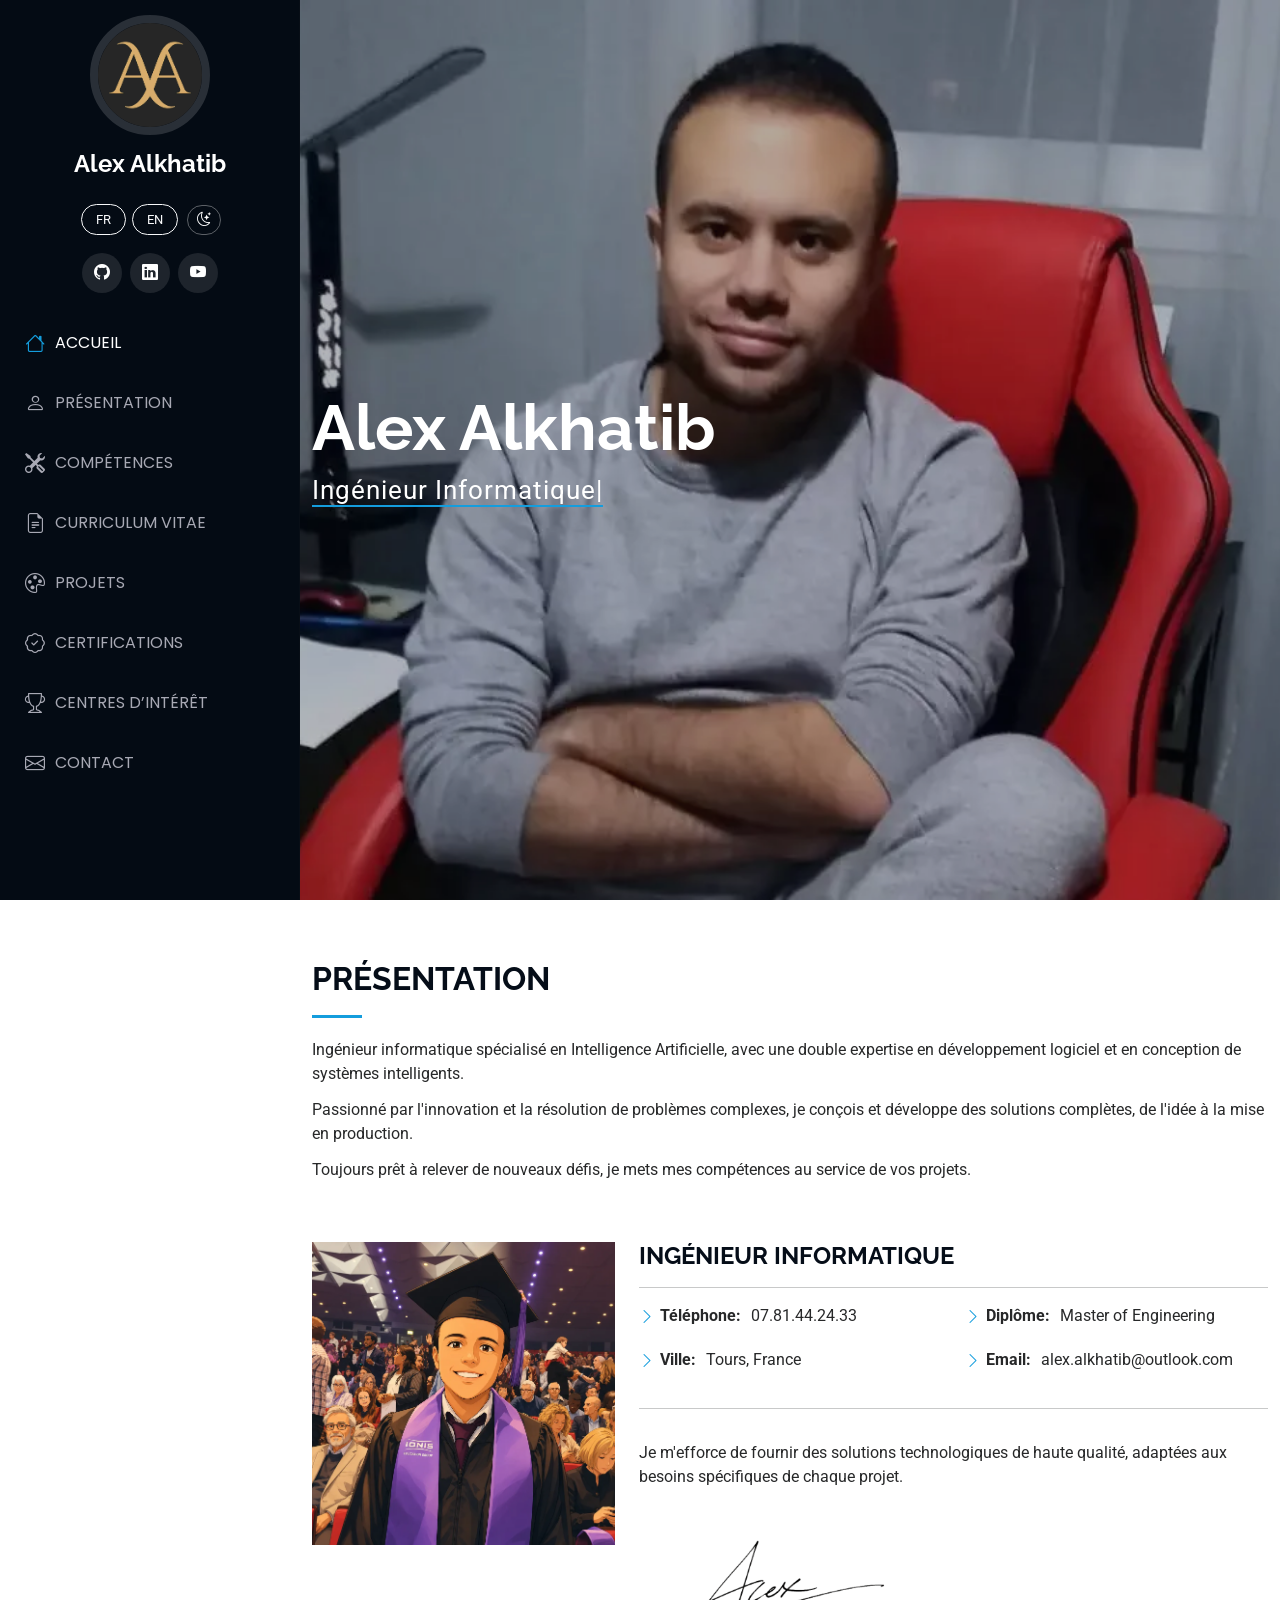
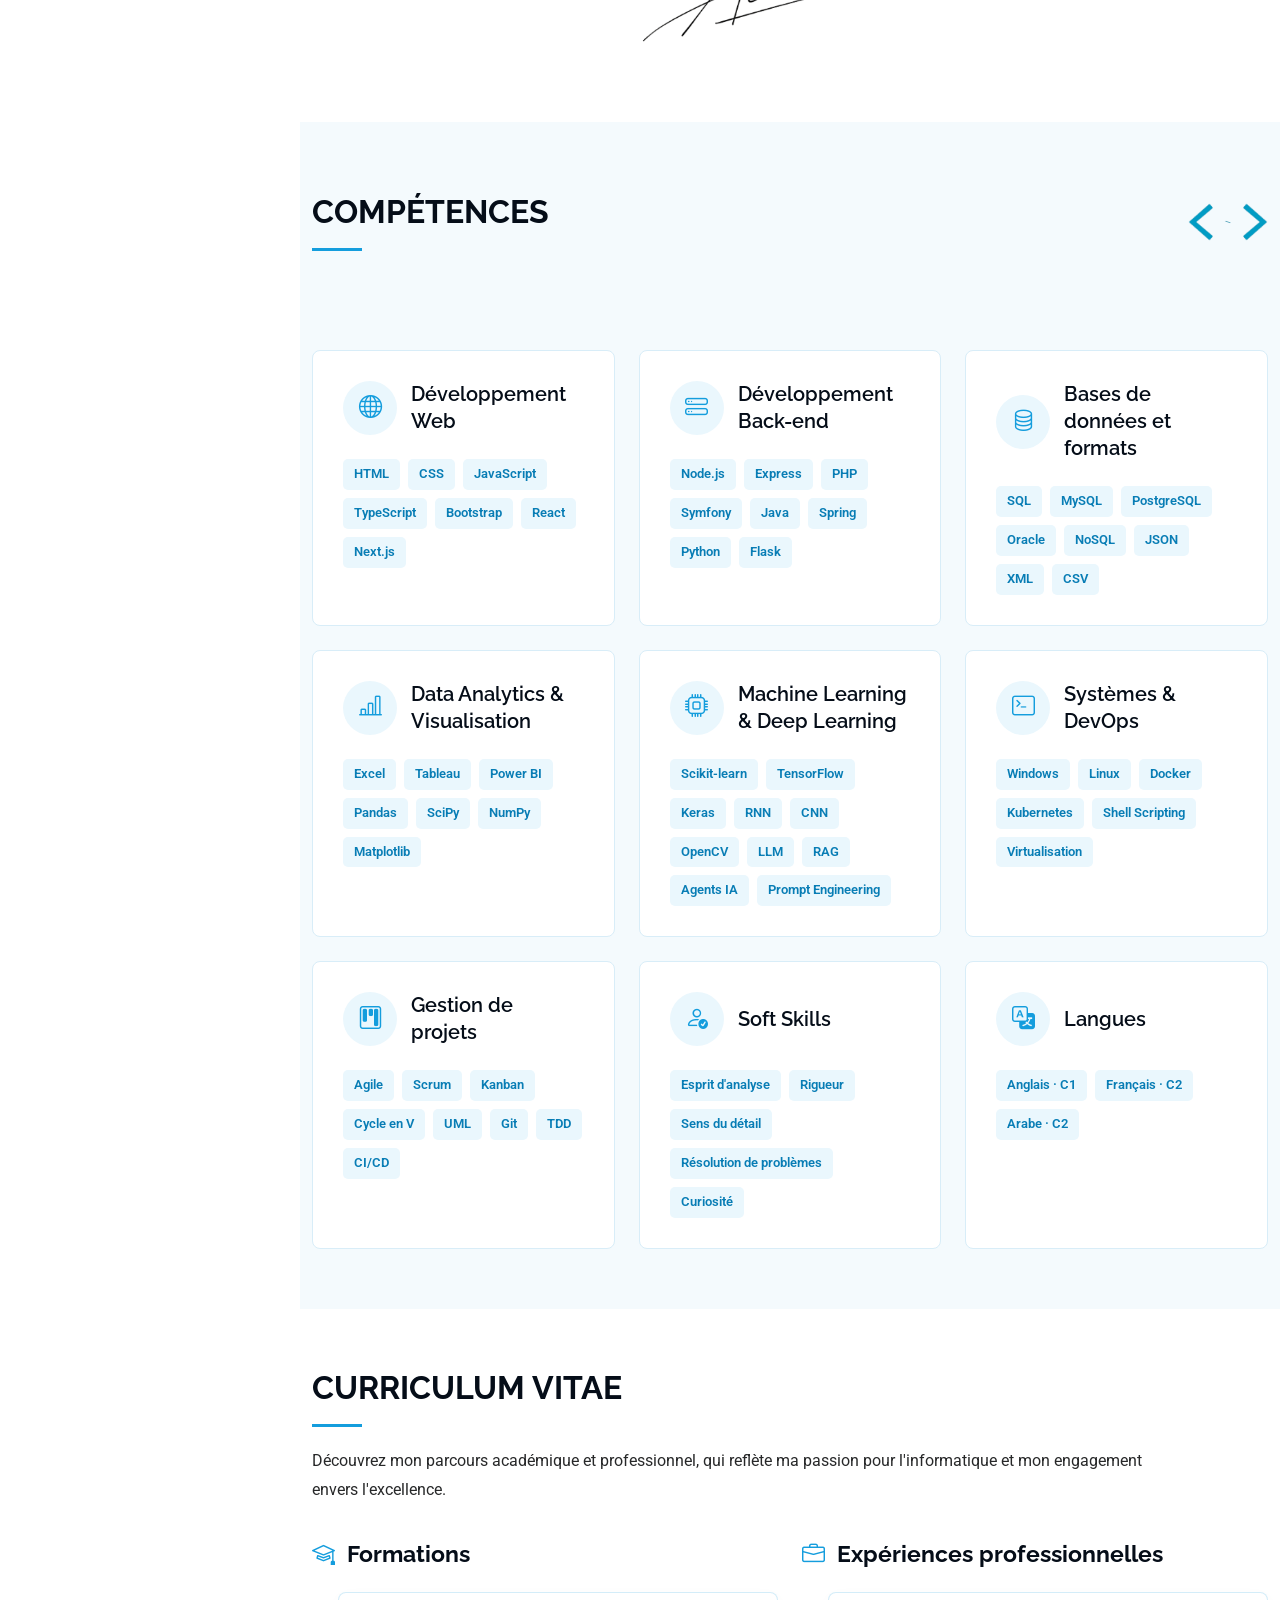
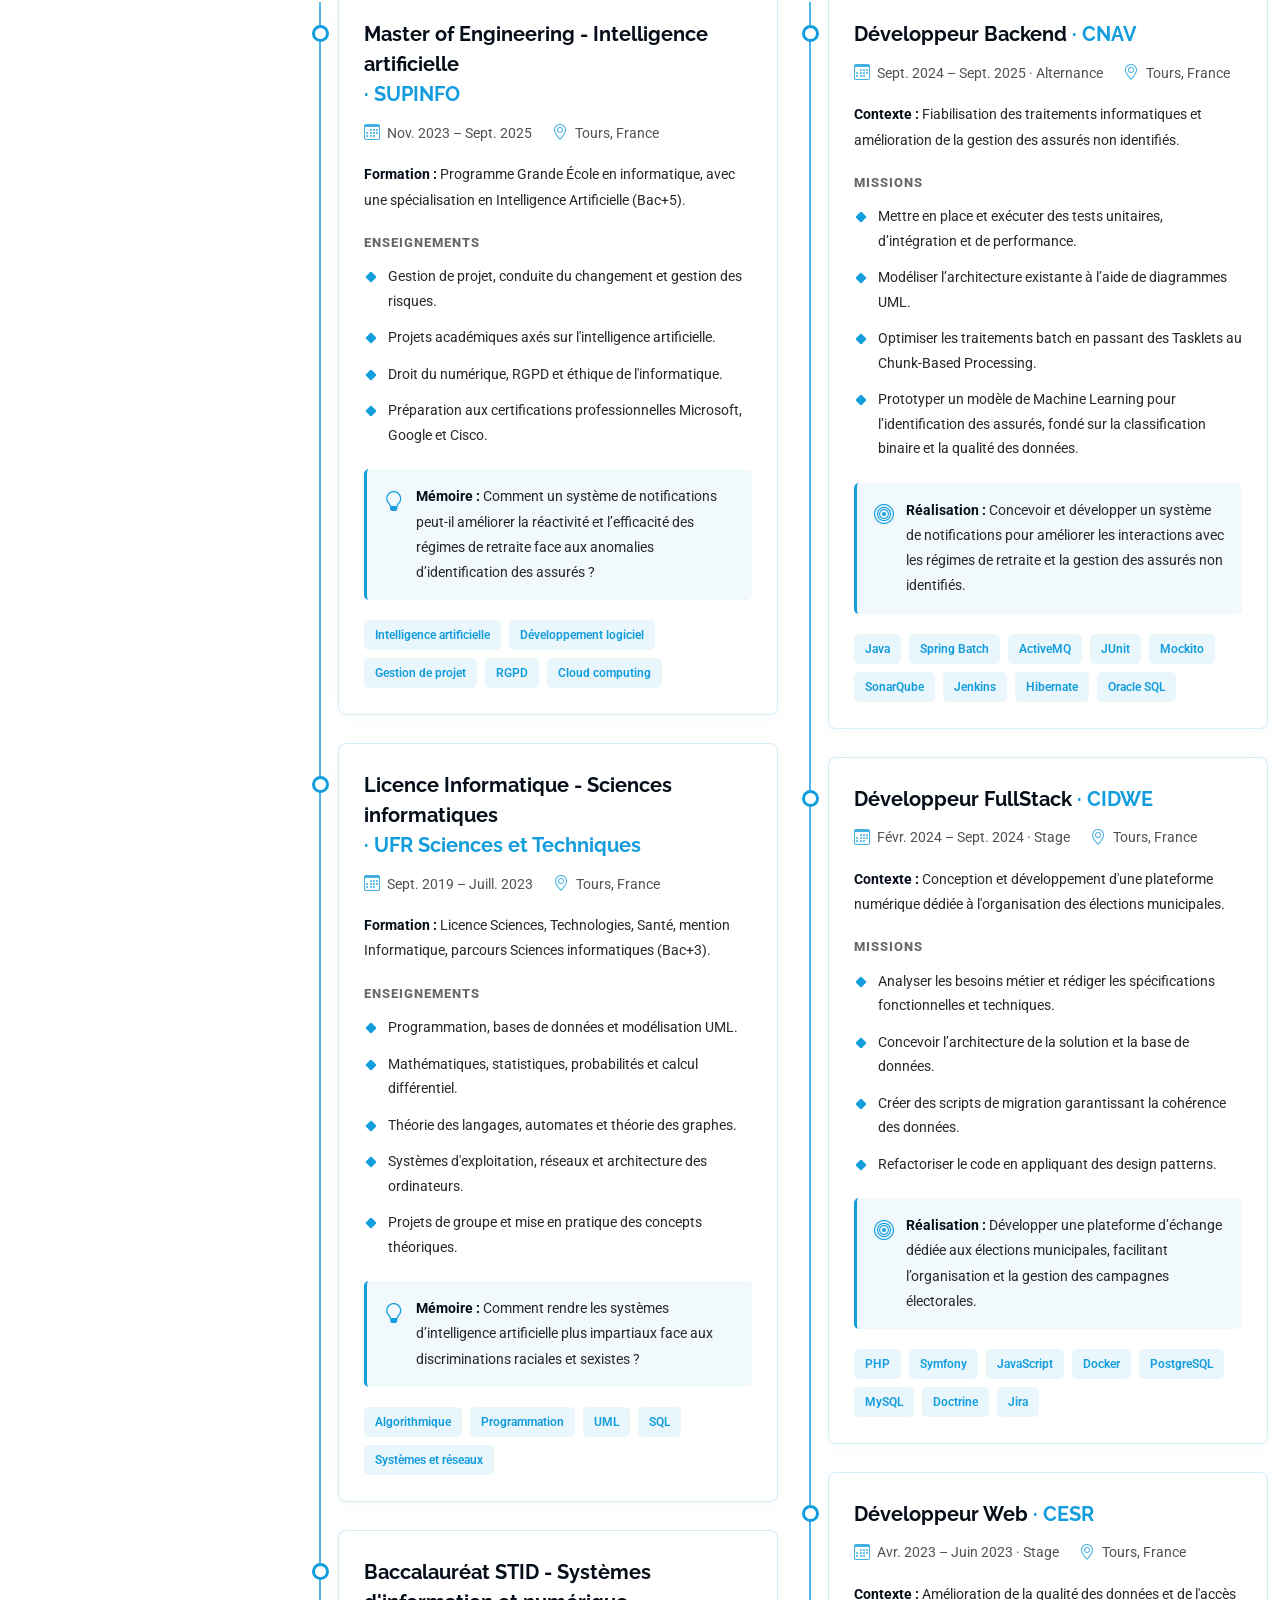
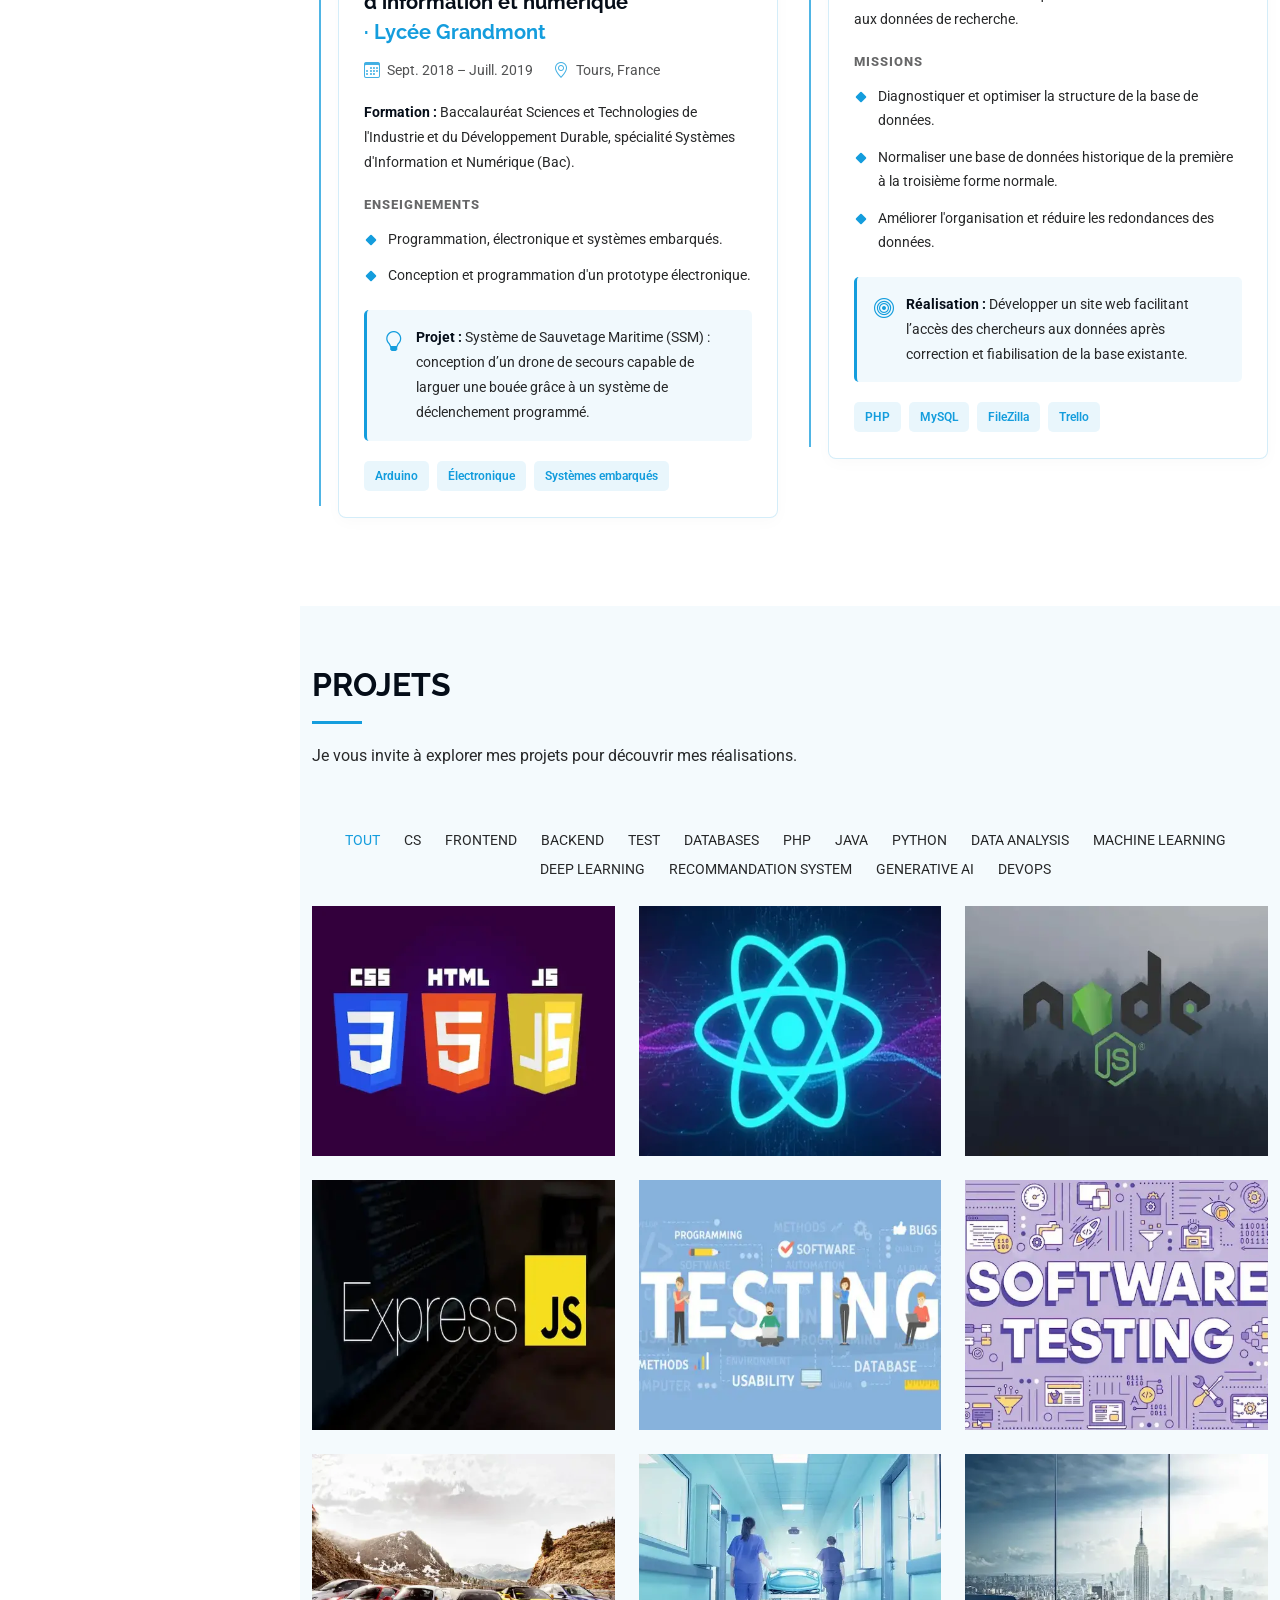
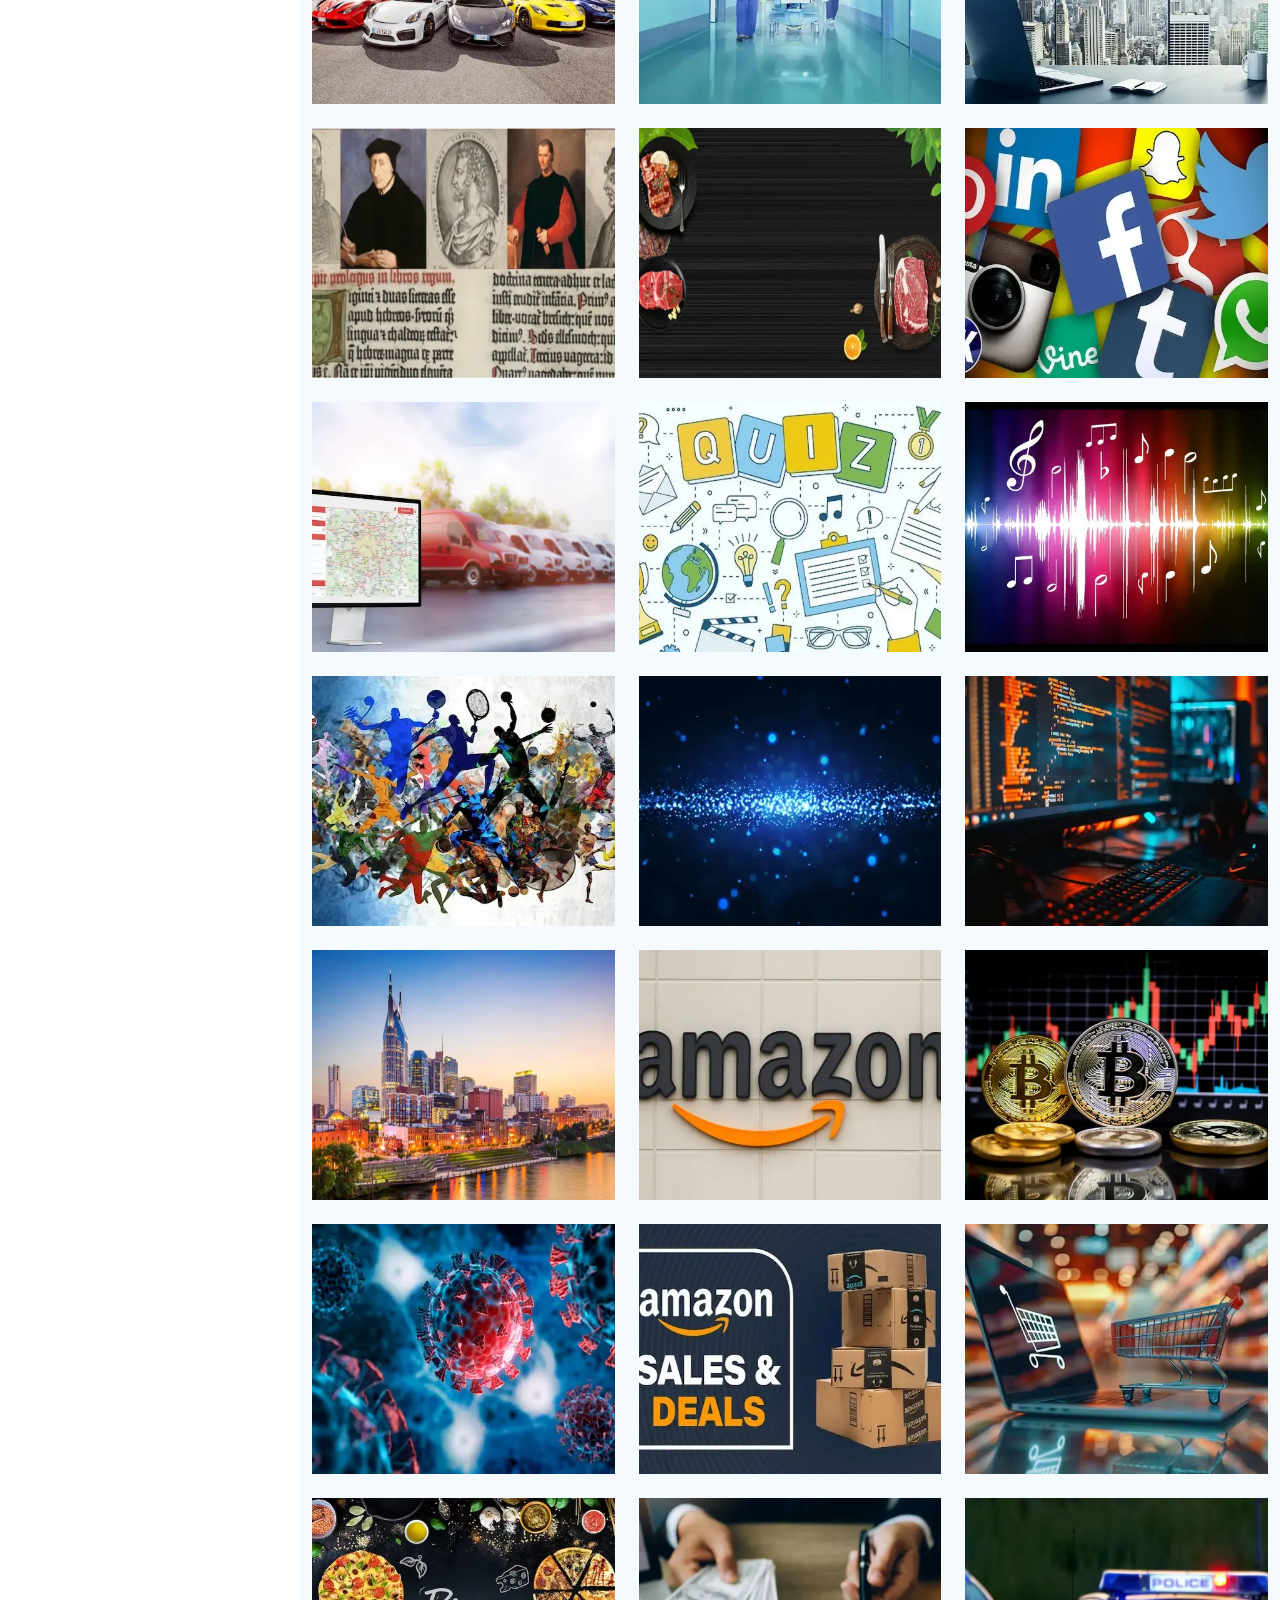
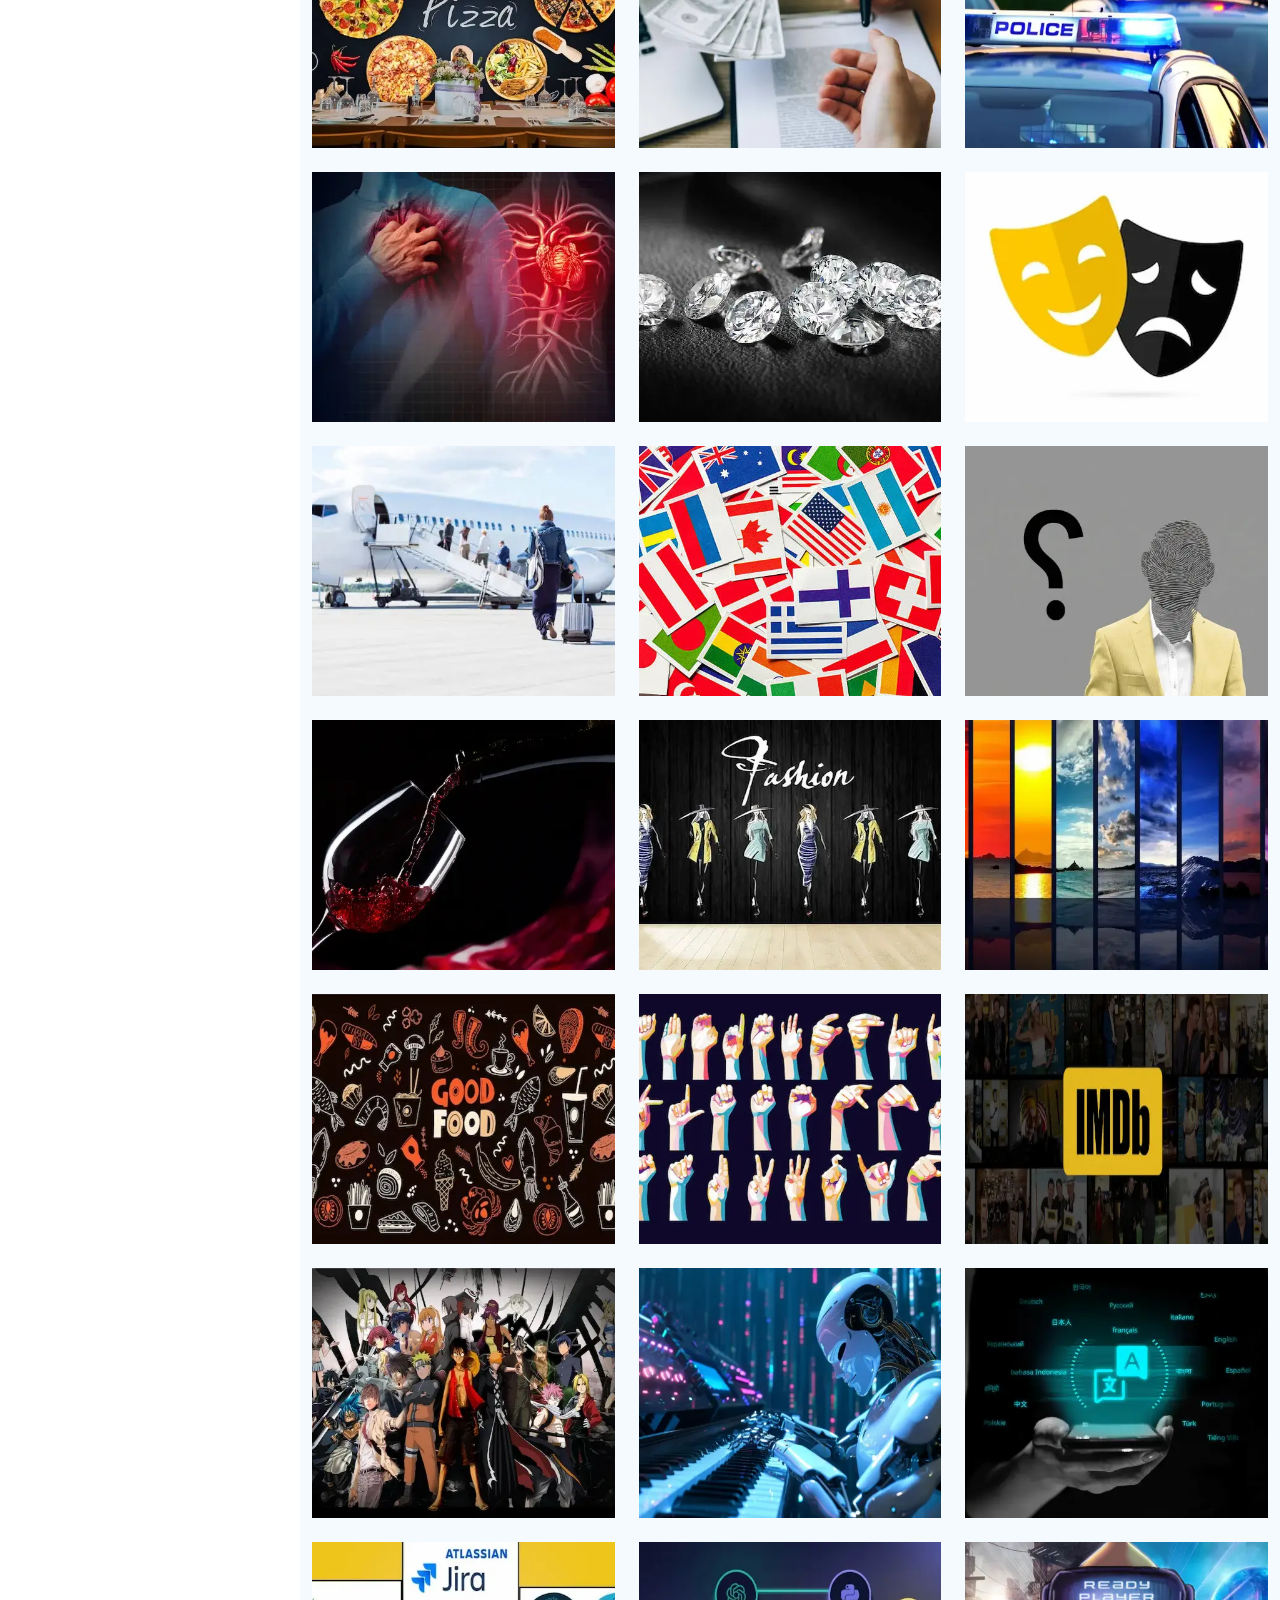
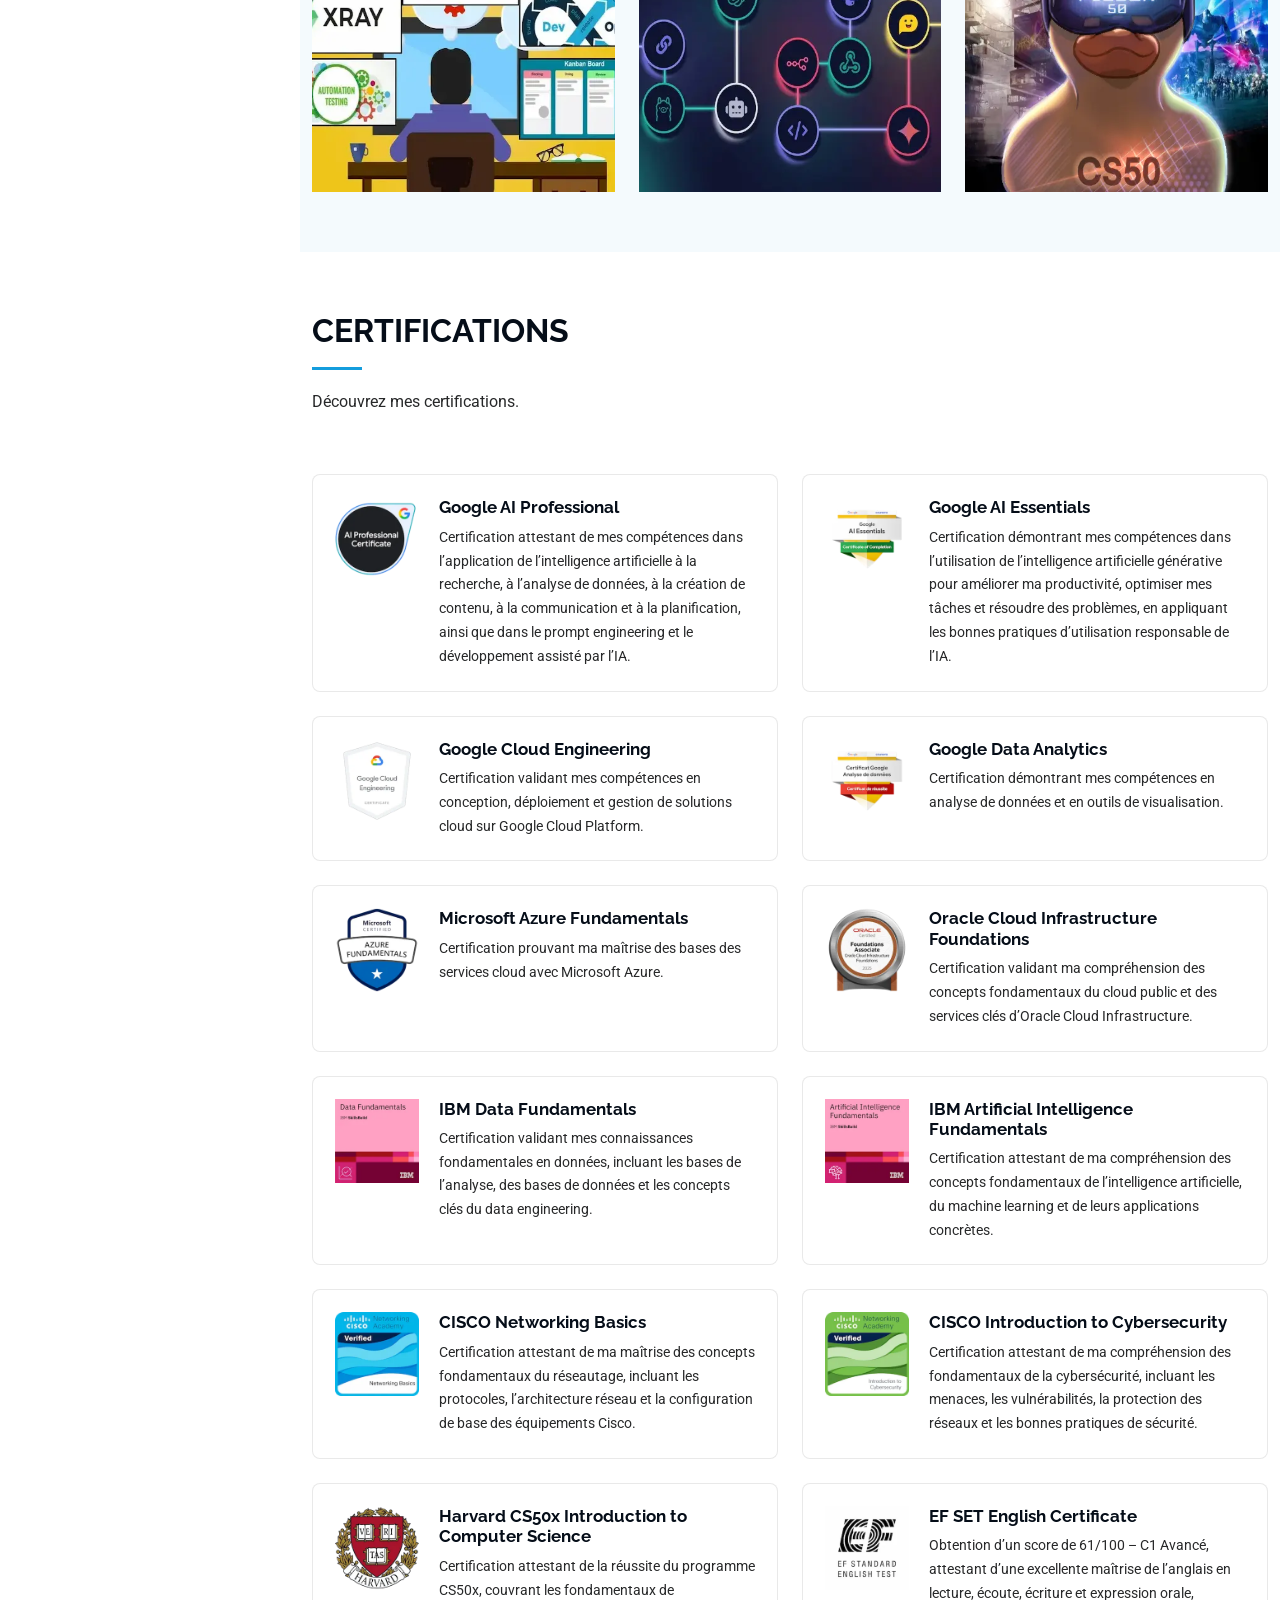
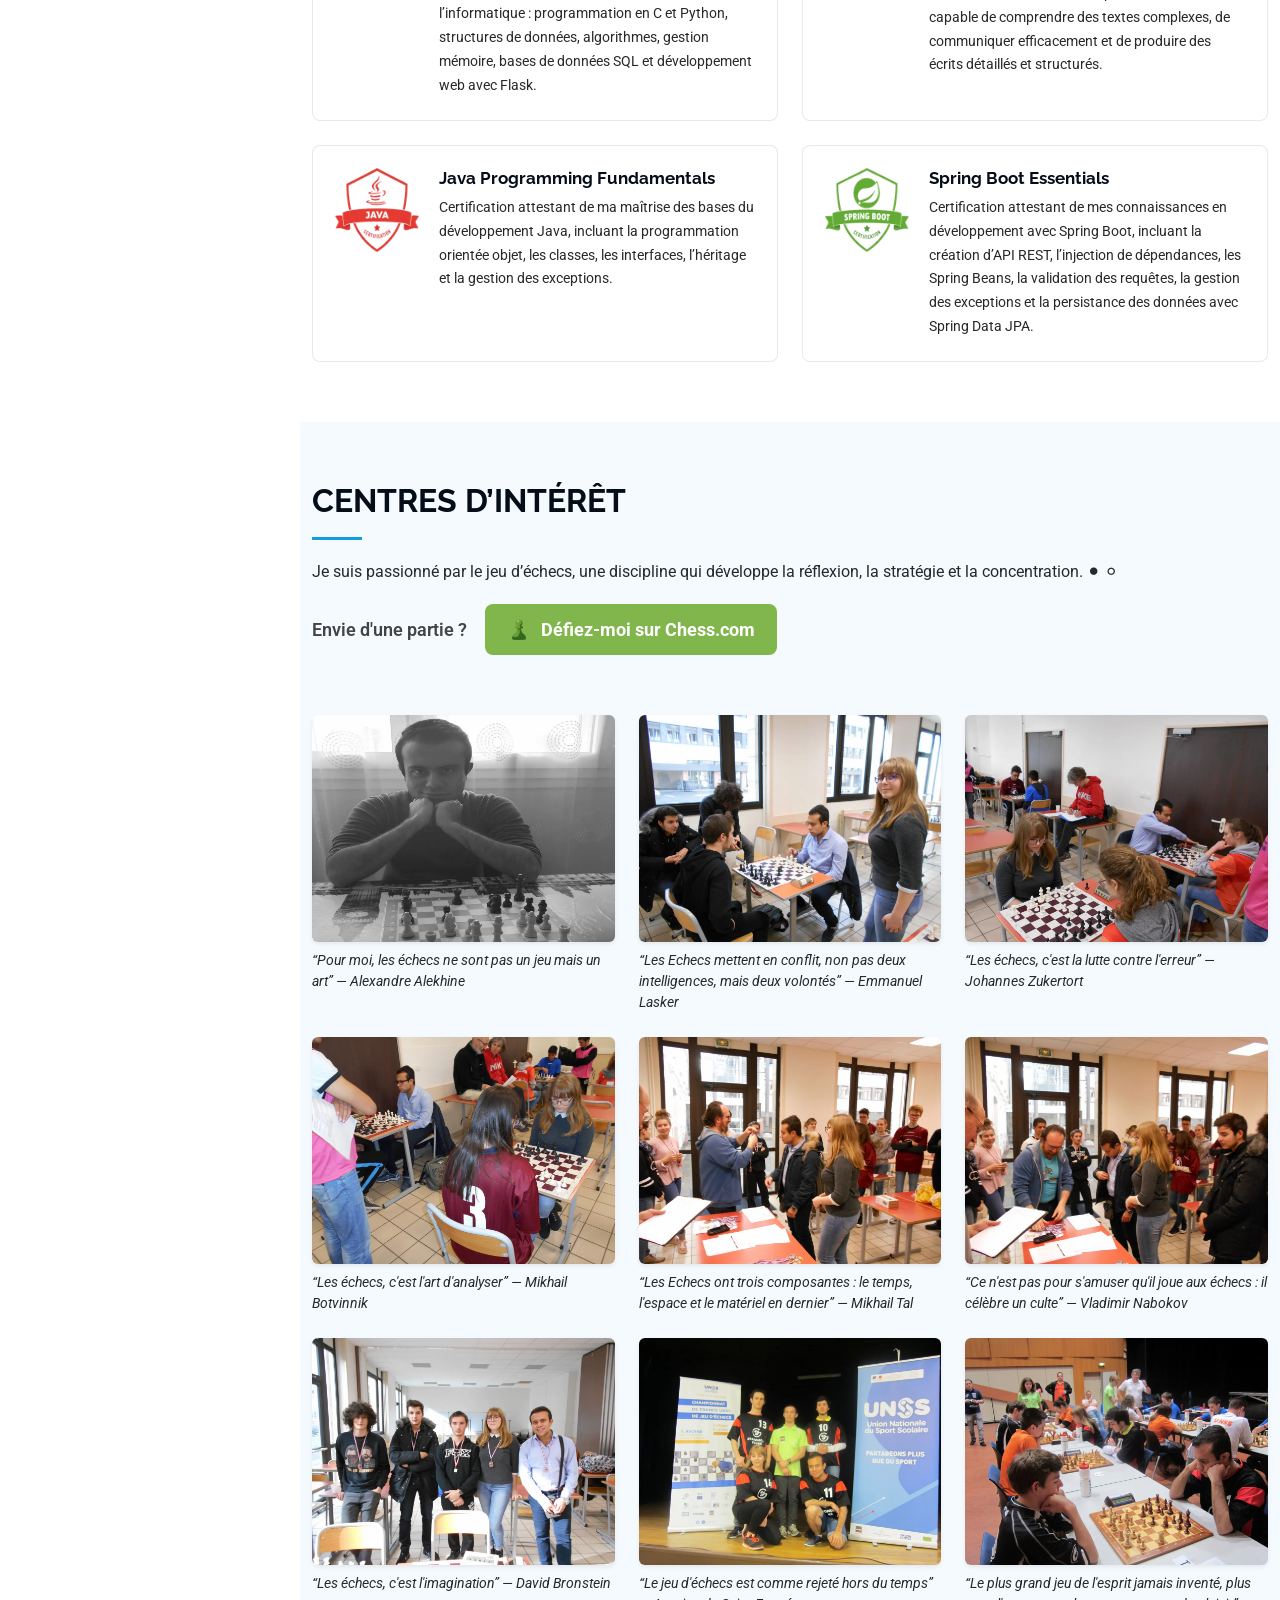
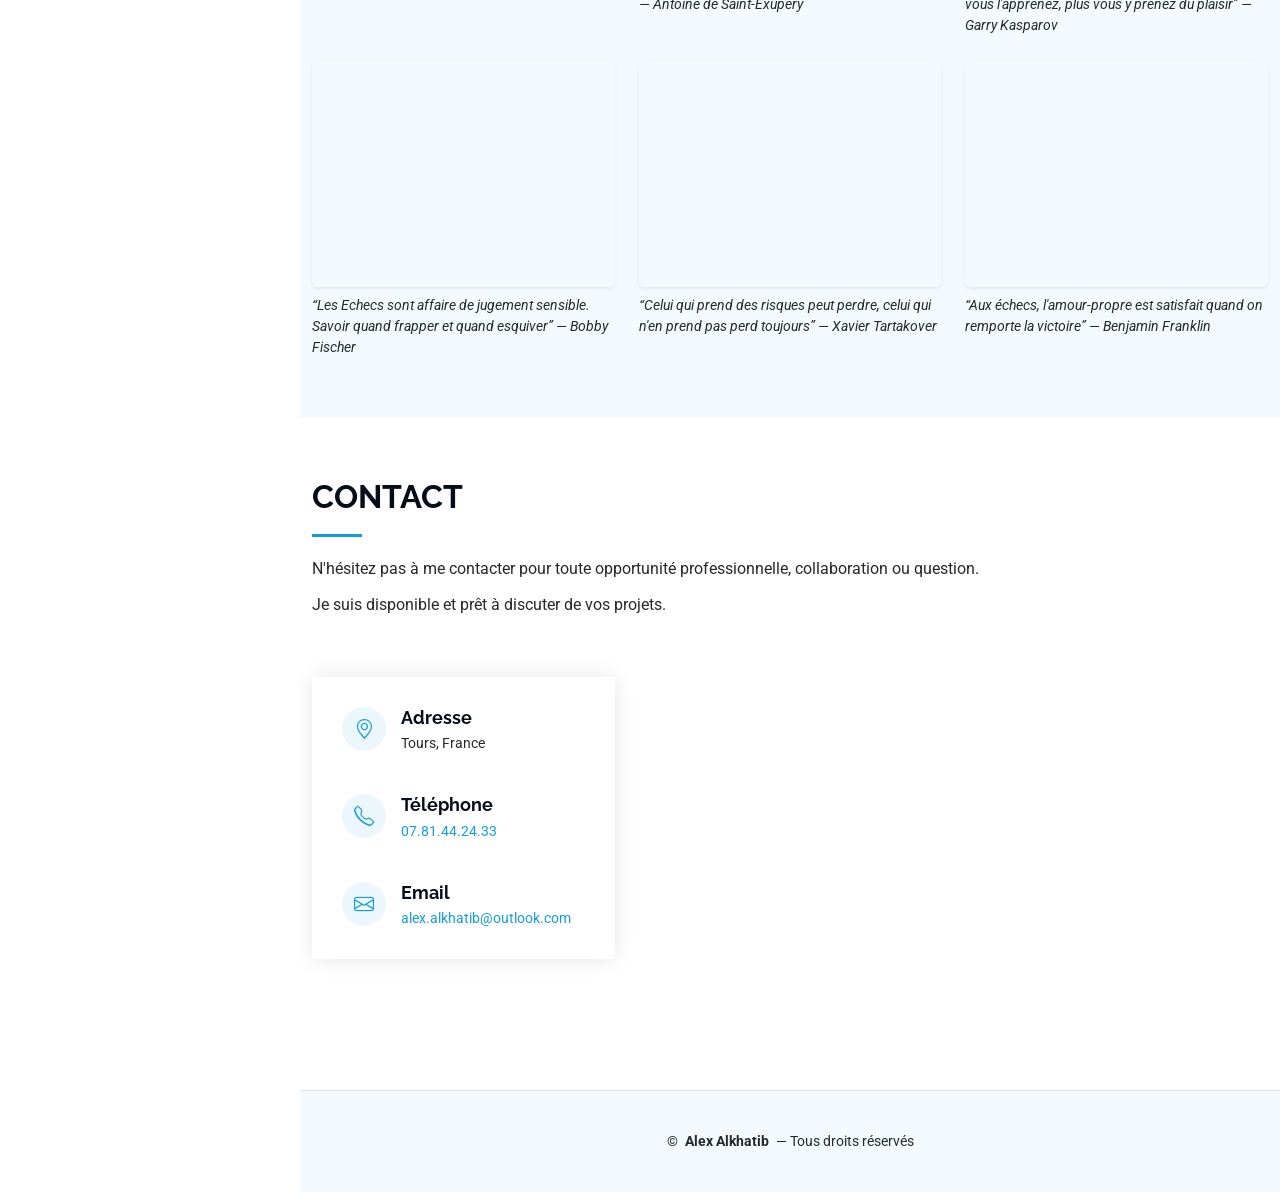
<file: index.html>
<!DOCTYPE html>
<html lang="fr" data-theme="light">
<head>
  <meta charset="utf-8">
  <meta content="width=device-width, initial-scale=1.0" name="viewport">
  <meta name="color-scheme" content="light dark">
  <title>Alex Alkhatib • Portfolio</title>
  <meta content="Portfolio d'Alex Alkhatib, ingénieur informatique spécialisé en intelligence artificielle : compétences, projets, certifications et parcours professionnel." name="description">
  <meta content="Alex Alkhatib, ingénieur informatique, intelligence artificielle, machine learning, développeur fullstack, Java, Python, React, portfolio" name="keywords">
  <!-- Favicons -->
  <link href="assets/img/favicon.png" rel="icon">
  <link href="assets/img/apple-touch-icon.png" rel="apple-touch-icon">
  <!-- Fonts -->
  <link href="https://fonts.googleapis.com" rel="preconnect">
  <link href="https://fonts.gstatic.com" rel="preconnect" crossorigin>
  <link href="https://fonts.googleapis.com/css2?family=Roboto:ital,wght@0,100;0,300;0,400;0,500;0,700;0,900;1,100;1,300;1,400;1,500;1,700;1,900&family=Poppins:ital,wght@0,100;0,200;0,300;0,400;0,500;0,600;0,700;0,800;0,900;1,100;1,200;1,300;1,400;1,500;1,600;1,700;1,800;1,900&family=Raleway:ital,wght@0,100;0,200;0,300;0,400;0,500;0,600;0,700;0,800;0,900;1,100;1,200;1,300;1,400;1,500;1,600;1,700;1,800;1,900&display=swap" rel="stylesheet">
  <!-- Vendor CSS Files -->
  <link href="assets/vendor/bootstrap/css/bootstrap.min.css" rel="stylesheet">
  <link href="assets/vendor/bootstrap-icons/bootstrap-icons.css" rel="stylesheet">
  <link href="assets/vendor/aos/aos.css" rel="stylesheet">
  <!-- Main CSS File -->
  <link href="assets/css/main.css" rel="stylesheet">
  <!-- Theme: applied before painting to avoid a light flash -->
  <script src="assets/js/theme.js"></script>
  <noscript>
    <style>#preloader { display: none; }</style>
  </noscript>
</head>
<body class="index-page">
  <header id="header" class="header dark-background d-flex flex-column">
    <button type="button" class="header-toggle d-xl-none" aria-controls="header" aria-expanded="false" aria-label="Ouvrir le menu de navigation">
      <i class="bi bi-list" aria-hidden="true"></i>
    </button>
    <div class="profile-img">
      <img src="assets/img/pictures/profile-picture.webp" alt="Alex Alkhatib" class="img-fluid rounded-circle">
    </div>
    <a href="index.html" class="logo d-flex align-items-center justify-content-center">
      <h1 class="sitename">Alex Alkhatib</h1>
    </a>
    <!-- Language switch + theme toggle -->
    <div class="header-toolbar">
      <div class="language-switch">
        <a href="index.html" class="btn btn-sm btn-outline-light" aria-current="page">FR</a>
        <a href="en.index.html" class="btn btn-sm btn-outline-light">EN</a>
      </div>
      <button type="button" id="theme-toggle" class="theme-toggle" aria-pressed="false" aria-label="Activer le mode sombre" title="Activer le mode sombre">
        <i class="bi bi-moon-stars" aria-hidden="true"></i>
      </button>
    </div>
    <div class="social-links text-center">
      <a href="https://github.com/AlexAlkhatib" target="_blank" rel="noopener noreferrer" class="github" aria-label="GitHub"><i class="bi bi-github"></i></a>
      <a href="https://www.linkedin.com/in/alex-alkhatib-info/" target="_blank" rel="noopener noreferrer" class="linkedin" aria-label="LinkedIn"><i class="bi bi-linkedin"></i></a>
      <a href="https://www.youtube.com/@alexalkhatib" target="_blank" rel="noopener noreferrer" class="youtube" aria-label="YouTube"><i class="bi bi-youtube"></i></a>
    </div>
    <nav id="navmenu" class="navmenu">
      <ul>
        <li><a href="#hero" class="active"><i class="bi bi-house navicon"></i>ACCUEIL</a></li>
        <li><a href="#about"><i class="bi bi-person navicon"></i>PRÉSENTATION</a></li>
        <li><a href="#skills"><i class="bi bi-tools navicon"></i>COMPÉTENCES</a></li>
        <li><a href="#resume"><i class="bi bi-file-earmark-text navicon"></i>CURRICULUM VITAE</a></li>
        <li><a href="#portfolio"><i class="bi bi-palette navicon"></i>PROJETS</a></li>
        <li><a href="#certifications"><i class="bi bi-patch-check navicon"></i>CERTIFICATIONS</a></li>
        <li><a href="#hobbies"><i class="bi bi-trophy navicon"></i>CENTRES D’INTÉRÊT</a></li>
        <li><a href="#contact"><i class="bi bi-envelope navicon"></i>CONTACT</a></li>
      </ul>
    </nav>
  </header>
  <main class="main">
    <!-- Hero Section -->
    <section id="hero" class="hero section dark-background">
      <img src="assets/img/pictures/hero-bg.webp" alt="" data-aos="fade-in">
      <div class="container" data-aos="fade-up" data-aos-delay="100">
        <h2>Alex Alkhatib</h2>
        <p><span class="typed" data-typed-items="Ingénieur Informatique, Ingénieur IA"></span></p>
      </div>
    </section>
    <!-- /Hero Section -->
    <!-- About Section -->
    <section id="about" class="about section">
      <div class="container section-title" data-aos="fade-up">
        <h2>PRÉSENTATION</h2>
        <p>Ingénieur informatique spécialisé en Intelligence Artificielle, avec une double expertise en développement logiciel et en conception de systèmes intelligents.</p>
        <p>Passionné par l'innovation et la résolution de problèmes complexes, je conçois et développe des solutions complètes, de l'idée à la mise en production.</p>
        <p>Toujours prêt à relever de nouveaux défis, je mets mes compétences au service de vos projets.</p>
      </div>
      <div class="container" data-aos="fade-up" data-aos-delay="100">
        <div class="row gy-4 justify-content-center">
          <div class="col-lg-4">
            <img src="assets/img/pictures/my-profile-img.webp" class="img-fluid" alt="Alex Alkhatib" loading="lazy">
          </div>
          <div class="col-lg-8 content">
            <h2>INGÉNIEUR INFORMATIQUE</h2>
            <hr>
            <div class="row">
              <div class="col-lg-6">
                <ul>
                  <li><i class="bi bi-chevron-right"></i> <strong>Téléphone:</strong> <span>07.81.44.24.33</span></li>
                  <li><i class="bi bi-chevron-right"></i> <strong>Ville:</strong> <span>Tours, France</span></li>
                </ul>
              </div>
              <div class="col-lg-6">
                <ul>
                  <li><i class="bi bi-chevron-right"></i> <strong>Diplôme:</strong> <span>Master of Engineering</span></li>
                  <li><i class="bi bi-chevron-right"></i> <strong>Email:</strong> <span>alex.alkhatib@outlook.com</span></li>
                </ul>
              </div>
            </div>
            <hr>
            <p class="py-3">
              Je m'efforce de fournir des solutions technologiques de haute qualité, adaptées aux besoins spécifiques de chaque projet.
            </p>
            <div class="signature text-center text-lg-start">
              <img src="./assets/img/signature.png" alt="Signature d'Alex Alkhatib" class="img-fluid signature-img">
            </div>
          </div>
        </div>
      </div>
    </section>
    <!-- /About Section -->
    <!-- Skills Section -->
    <section id="skills" class="skills section light-background">
      <div class="container section-title" data-aos="fade-up">
        <h2>COMPÉTENCES</h2>
        <img src="./assets/img/coding-sticker.webp" alt="Logo compétences" class="skills-logo">
      </div>
      <div class="container" data-aos="fade-up" data-aos-delay="100">
        <div class="row skills-content">
          <!-- Grille des compétences -->
          <div class="skills-grid" data-aos="fade-up" data-aos-delay="100">
            <!-- 1. Développement Web -->
            <article class="skill-card">
              <div class="skill-card-header">
                <span class="skill-icon">
                  <i class="bi bi-globe"></i>
                </span>
                <h3>Développement Web</h3>
              </div>
              <div class="skill-tags">
                <span>HTML</span>
                <span>CSS</span>
                <span>JavaScript</span>
                <span>TypeScript</span>
                <span>Bootstrap</span>
                <span>React</span>
                <span>Next.js</span>
              </div>
            </article>
            <!-- 2. Développement Back-end -->
            <article class="skill-card">
              <div class="skill-card-header">
                <span class="skill-icon">
                  <i class="bi bi-hdd-stack"></i>
                </span>
                <h3>Développement Back-end</h3>
              </div>
              <div class="skill-tags">
                <span>Node.js</span>
                <span>Express</span>
                <span>PHP</span>
                <span>Symfony</span>
                <span>Java</span>
                <span>Spring</span>
                <span>Python</span>
                <span>Flask</span>
              </div>
            </article>
            <!-- 3. Bases de données -->
            <article class="skill-card">
              <div class="skill-card-header">
                <span class="skill-icon">
                  <i class="bi bi-database"></i>
                </span>
                <h3>Bases de données et formats</h3>
              </div>
              <div class="skill-tags">
                <span>SQL</span>
                <span>MySQL</span>
                <span>PostgreSQL</span>
                <span>Oracle</span>
                <span>NoSQL</span>
                <span>JSON</span>
                <span>XML</span>
                <span>CSV</span>
              </div>
            </article>
            <!-- 4. Data Analytics -->
            <article class="skill-card">
              <div class="skill-card-header">
                <span class="skill-icon">
                  <i class="bi bi-bar-chart-line"></i>
                </span>
                <h3>Data Analytics & Visualisation</h3>
              </div>
              <div class="skill-tags">
                <span>Excel</span>
                <span>Tableau</span>
                <span>Power BI</span>
                <span>Pandas</span>
                <span>SciPy</span>
                <span>NumPy</span>
                <span>Matplotlib</span>
              </div>
            </article>
            <!-- 5. Machine Learning -->
            <article class="skill-card">
              <div class="skill-card-header">
                <span class="skill-icon">
                  <i class="bi bi-cpu"></i>
                </span>
                <h3>Machine Learning & Deep Learning</h3>
              </div>
              <div class="skill-tags">
                <span>Scikit-learn</span>
                <span>TensorFlow</span>
                <span>Keras</span>
                <span>RNN</span>
                <span>CNN</span>
                <span>OpenCV</span>
                <span>LLM</span>
                <span>RAG</span>
                <span>Agents IA</span>
                <span>Prompt Engineering</span>
              </div>
            </article>
            <!-- 6. Systèmes & DevOps -->
            <article class="skill-card">
              <div class="skill-card-header">
                <span class="skill-icon">
                  <i class="bi bi-terminal"></i>
                </span>
                <h3>Systèmes & DevOps</h3>
              </div>
              <div class="skill-tags">
                <span>Windows</span>
                <span>Linux</span>
                <span>Docker</span>
                <span>Kubernetes</span>
                <span>Shell Scripting</span>
                <span>Virtualisation</span>
              </div>
            </article>
            <!-- 7. Gestion de projets -->
            <article class="skill-card">
              <div class="skill-card-header">
                <span class="skill-icon">
                  <i class="bi bi-kanban"></i>
                </span>
                <h3>Gestion de projets</h3>
              </div>
              <div class="skill-tags">
                <span>Agile</span>
                <span>Scrum</span>
                <span>Kanban</span>
                <span>Cycle en V</span>
                <span>UML</span>
                <span>Git</span>
                <span>TDD</span>
                <span>CI/CD</span>
              </div>
            </article>

            <!-- 8. Compétences comportementales -->
            <article class="skill-card">
              <div class="skill-card-header">
                <span class="skill-icon">
                  <i class="bi bi-person-check"></i>
                </span>
                <h3>Soft Skills</h3>
              </div>
              <div class="skill-tags">
                <span>Esprit d'analyse</span>
                <span>Rigueur</span>
                <span>Sens du détail</span>
                <span>Résolution de problèmes</span>
                <span>Curiosité</span>
              </div>
            </article>

            <!-- 9. Langues -->
            <article class="skill-card">
              <div class="skill-card-header">
                <span class="skill-icon">
                  <i class="bi bi-translate"></i>
                </span>
                <h3>Langues</h3>
              </div>
              <div class="skill-tags">
                <span>Anglais · C1</span>
                <span>Français · C2</span>
                <span>Arabe · C2</span>
              </div>
            </article>
          </div>
        </div>
      </div>
    </section>
    <!-- End Skills Section -->
    <!-- Resume Section -->
    <section id="resume" class="resume section">
      <!-- Titre de section -->
      <div class="container section-title" data-aos="fade-up">
        <h2>CURRICULUM VITAE</h2>
        <p>
          Découvrez mon parcours académique et professionnel,
          qui reflète ma passion pour l'informatique et mon
          engagement envers l'excellence.
        </p>
      </div>
      <div class="container">
        <div class="row g-4">
          <div class="col-lg-6" data-aos="fade-up" data-aos-delay="100">
            <h3 class="resume-column-title">
              <i class="bi bi-mortarboard"></i>
              Formations
            </h3>
            <div class="resume-timeline">
              <article class="resume-card">
                <span class="resume-timeline-dot"></span>
                <h4>
                  Master of Engineering - Intelligence artificielle
                  <br>
                  <span class="resume-card-accent">
                    · SUPINFO
                  </span>
                </h4>
                <div class="resume-meta">
                  <span><i class="bi bi-calendar3"></i>
                    Nov. 2023 – Sept. 2025</span>
                  <span><i class="bi bi-geo-alt"></i>
                    Tours, France</span>
                </div>
                <p class="resume-context">
                  <strong>Formation :</strong>
                  Programme Grande École en informatique, avec une spécialisation en Intelligence Artificielle (Bac+5).
                </p>
                <h5 class="resume-subtitle">ENSEIGNEMENTS</h5>
                <ul class="resume-missions">
                  <li>Gestion de projet, conduite du changement et gestion des risques.</li>
                  <li>Projets académiques axés sur l'intelligence artificielle.</li>
                  <li>Droit du numérique, RGPD et éthique de l'informatique.</li>
                  <li>Préparation aux certifications professionnelles Microsoft, Google et Cisco.</li>
                </ul>
                <div class="resume-highlight">
                  <i class="bi bi-lightbulb"></i>
                  <p>
                    <strong>Mémoire :</strong>
                    Comment un système de notifications peut-il
                    améliorer la réactivité et l’efficacité des
                    régimes de retraite face aux anomalies
                    d’identification des assurés ?
                  </p>
                </div>
                <div class="resume-tags">
                  <span>Intelligence artificielle</span>
                  <span>Développement logiciel</span>
                  <span>Gestion de projet</span>
                  <span>RGPD</span>
                  <span>Cloud computing</span>
                </div>
              </article>
              <article class="resume-card">
                <span class="resume-timeline-dot"></span>
                <h4>
                  Licence Informatique - Sciences informatiques
                  <br>
                  <span class="resume-card-accent">
                    · UFR Sciences et Techniques
                  </span>
                </h4>
                <div class="resume-meta">
                  <span><i class="bi bi-calendar3"></i>
                    Sept. 2019 – Juill. 2023</span>
                  <span><i class="bi bi-geo-alt"></i>
                    Tours, France</span>
                </div>
                <p class="resume-context">
                  <strong>Formation :</strong>
                  Licence Sciences, Technologies, Santé, mention Informatique, parcours Sciences informatiques (Bac+3).
                </p>
                <h5 class="resume-subtitle">ENSEIGNEMENTS</h5>
                <ul class="resume-missions">
                  <li>Programmation, bases de données et modélisation UML.</li>
                  <li>Mathématiques, statistiques, probabilités et calcul différentiel.</li>
                  <li>Théorie des langages, automates et théorie des graphes.</li>
                  <li>Systèmes d'exploitation, réseaux et architecture des ordinateurs.</li>
                  <li>Projets de groupe et mise en pratique des concepts théoriques.</li>
                </ul>
                <div class="resume-highlight">
                  <i class="bi bi-lightbulb"></i>
                  <p>
                    <strong>Mémoire :</strong>
                    Comment rendre les systèmes d’intelligence
                    artificielle plus impartiaux face aux
                    discriminations raciales et sexistes ?
                  </p>
                </div>
                <div class="resume-tags">
                  <span>Algorithmique</span>
                  <span>Programmation</span>
                  <span>UML</span>
                  <span>SQL</span>
                  <span>Systèmes et réseaux</span>
                </div>
              </article>
              <!-- BACCALAUREAT -->
              <article class="resume-card">
                <span class="resume-timeline-dot"></span>
                <h4>
                  Baccalauréat STID - Systèmes d'information et numérique
                  <br>
                  <span class="resume-card-accent">
                    · Lycée Grandmont
                  </span>
                </h4>
                <div class="resume-meta">
                  <span><i class="bi bi-calendar3"></i>
                    Sept. 2018 – Juill. 2019</span>
                  <span><i class="bi bi-geo-alt"></i>
                    Tours, France</span>
                </div>
                <p class="resume-context">
                  <strong>Formation :</strong>
                  Baccalauréat Sciences et Technologies de l'Industrie et du Développement Durable, spécialité Systèmes d'Information et Numérique (Bac).
                </p>
                <h5 class="resume-subtitle">ENSEIGNEMENTS</h5>
                <ul class="resume-missions">
                  <li>Programmation, électronique et systèmes embarqués.</li>
                  <li>Conception et programmation d'un prototype électronique.</li>
                </ul>
                <div class="resume-highlight">
                  <i class="bi bi-lightbulb"></i>
                  <p>
                    <strong>Projet :</strong>
                    Système de Sauvetage Maritime (SSM) :
                    conception d’un drone de secours capable de
                    larguer une bouée grâce à un système de
                    déclenchement programmé.
                  </p>
                </div>
                <div class="resume-tags">
                  <span>Arduino</span>
                  <span>Électronique</span>
                  <span>Systèmes embarqués</span>
                </div>
              </article>
            </div>
          </div>
          <div class="col-lg-6" data-aos="fade-up" data-aos-delay="200">
            <h3 class="resume-column-title">
              <i class="bi bi-briefcase"></i>
              Expériences professionnelles
            </h3>
            <div class="resume-timeline">
              <article class="resume-card">
                <span class="resume-timeline-dot"></span>
                <h4>
                  Développeur Backend
                  <span class="resume-card-accent">· CNAV</span>
                </h4>
                <div class="resume-meta">
                  <span><i class="bi bi-calendar3"></i>
                    Sept. 2024 – Sept. 2025 · Alternance</span>
                  <span><i class="bi bi-geo-alt"></i>
                    Tours, France</span>
                </div>
                <p class="resume-context">
                  <strong>Contexte :</strong>
                  Fiabilisation des traitements informatiques et
                  amélioration de la gestion des assurés non identifiés.
                </p>
                <h5 class="resume-subtitle">MISSIONS</h5>
                <ul class="resume-missions">
                  <li>Mettre en place et exécuter des tests unitaires, d’intégration et de performance.</li>
                  <li>Modéliser l’architecture existante à l’aide de diagrammes UML.</li>
                  <li>Optimiser les traitements batch en passant des Tasklets au Chunk-Based Processing.</li>
                  <li>Prototyper un modèle de Machine Learning pour l’identification des assurés, fondé sur la classification binaire et la qualité des données.</li>
                </ul>
                <div class="resume-highlight">
                  <i class="bi bi-bullseye"></i>
                  <p>
                    <strong>Réalisation :</strong>
                    Concevoir et développer un système de notifications
                    pour améliorer les interactions avec les régimes de
                    retraite et la gestion des assurés non identifiés.
                  </p>
                </div>
                <div class="resume-tags">
                  <span>Java</span>
                  <span>Spring Batch</span>
                  <span>ActiveMQ</span>
                  <span>JUnit</span>
                  <span>Mockito</span>
                  <span>SonarQube</span>
                  <span>Jenkins</span>
                  <span>Hibernate</span>
                  <span>Oracle SQL</span>
                </div>
              </article>
              <article class="resume-card">
                <span class="resume-timeline-dot"></span>
                <h4>
                  Développeur FullStack
                  <span class="resume-card-accent">· CIDWE</span>
                </h4>
                <div class="resume-meta">
                  <span><i class="bi bi-calendar3"></i>
                    Févr. 2024 – Sept. 2024 · Stage</span>
                  <span><i class="bi bi-geo-alt"></i>
                    Tours, France</span>
                </div>
                <p class="resume-context">
                  <strong>Contexte :</strong>
                  Conception et développement d'une plateforme
                  numérique dédiée à l'organisation des élections
                  municipales.
                </p>
                <h5 class="resume-subtitle">MISSIONS</h5>
                <ul class="resume-missions">
                  <li>Analyser les besoins métier et rédiger les spécifications fonctionnelles et techniques.</li>
                  <li>Concevoir l’architecture de la solution et la base de données.</li>
                  <li>Créer des scripts de migration garantissant la cohérence des données.</li>
                  <li>Refactoriser le code en appliquant des design patterns.</li>
                </ul>
                <div class="resume-highlight">
                  <i class="bi bi-bullseye"></i>
                  <p>
                    <strong>Réalisation :</strong>
                    Développer une plateforme d’échange dédiée aux
                    élections municipales, facilitant l’organisation
                    et la gestion des campagnes électorales.
                  </p>
                </div>
                <div class="resume-tags">
                  <span>PHP</span>
                  <span>Symfony</span>
                  <span>JavaScript</span>
                  <span>Docker</span>
                  <span>PostgreSQL</span>
                  <span>MySQL</span>
                  <span>Doctrine</span>
                  <span>Jira</span>
                </div>
              </article>
              <article class="resume-card">
                <span class="resume-timeline-dot"></span>
                <h4>
                  Développeur Web
                  <span class="resume-card-accent">· CESR</span>
                </h4>
                <div class="resume-meta">
                  <span><i class="bi bi-calendar3"></i>
                    Avr. 2023 – Juin 2023 · Stage</span>
                  <span><i class="bi bi-geo-alt"></i>
                    Tours, France</span>
                </div>
                <p class="resume-context">
                  <strong>Contexte :</strong>
                  Amélioration de la qualité des données et de
                  l'accès aux données de recherche.
                </p>
                <h5 class="resume-subtitle">MISSIONS</h5>
                <ul class="resume-missions">
                  <li>Diagnostiquer et optimiser la structure de la base de données.</li>
                  <li>Normaliser une base de données historique de la première à la troisième forme normale.</li>
                  <li>Améliorer l'organisation et réduire les redondances des données.</li>
                </ul>
                <div class="resume-highlight">
                  <i class="bi bi-bullseye"></i>
                  <p>
                    <strong>Réalisation :</strong>
                    Développer un site web facilitant l’accès des
                    chercheurs aux données après correction et
                    fiabilisation de la base existante.
                  </p>
                </div>
                <div class="resume-tags">
                  <span>PHP</span>
                  <span>MySQL</span>
                  <span>FileZilla</span>
                  <span>Trello</span>
                </div>
              </article>
            </div>
          </div>
        </div>
      </div>
    </section>
    <!-- /Resume Section -->

    <!-- Portfolio Section -->
    <section id="portfolio" class="portfolio section light-background">

      <div class="container section-title" data-aos="fade-up">
        <h2>PROJETS</h2>
        <p>Je vous invite à explorer mes projets pour découvrir mes réalisations.</p>
      </div>
      <div class="container">

        <div class="isotope-layout" data-default-filter="*" data-layout="masonry" data-sort="original-order">

          <ul class="portfolio-filters isotope-filters" data-aos="fade-up" data-aos-delay="100">
            <li data-filter="*" class="filter-active">Tout</li>
            <li data-filter=".filter-cs">CS</li>
            <li data-filter=".filter-frontend">Frontend</li>
            <li data-filter=".filter-backend">Backend</li>
            <li data-filter=".filter-test">Test</li>
            <li data-filter=".filter-databases">Databases</li>
            <li data-filter=".filter-php">PHP</li>
            <li data-filter=".filter-java">Java</li>
            <li data-filter=".filter-python">Python</li>
            <li data-filter=".filter-data">Data Analysis</li>
            <li data-filter=".filter-machine-learning">Machine Learning</li>
            <li data-filter=".filter-deep-learning">Deep Learning</li>
            <li data-filter=".filter-recommender-system">Recommandation System</li>
            <li data-filter=".filter-generative">Generative AI</li>
            <li data-filter=".filter-devops">DevOps</li>
          </ul>
          <div class="row gy-4 isotope-container" data-aos="fade-up" data-aos-delay="200">
            <div class="col-lg-4 col-md-6 portfolio-item isotope-item filter-frontend">
              <a href="https://github.com/AlexAlkhatib/html-css-js" target="_blank" rel="noopener noreferrer">
                <div class="portfolio-content h-100">
                  <img src="assets/img/portfolio/html-css-js.webp" class="img-fluid" alt="" loading="lazy" decoding="async">
                  <div class="portfolio-info">
                    <h4>🌐 Frontend Web Development : HTML - CSS - JS</h4>
                    <p>Collection de projets Front-End illustrant ma maîtrise de HTML, CSS, Bootstrap et JavaScript à travers des interfaces modernes, responsives et interactives.</p>
                  </div>
                </div>
              </a>
            </div>
            <div class="col-lg-4 col-md-6 portfolio-item isotope-item filter-frontend">
              <a href="https://github.com/AlexAlkhatib/react-js-projects" target="_blank" rel="noopener noreferrer">
                <div class="portfolio-content h-100">
                  <img src="assets/img/portfolio/react.webp" class="img-fluid" alt="" loading="lazy" decoding="async">
                  <div class="portfolio-info">
                    <h4>⚛️ Frontend Web Development : ReactJS</h4>
                    <p>Concevoir et développer des applications frontend modernes avec React, en mettant en œuvre des composants réutilisables, la gestion d’état, le rendu dynamique et la consommation d’API pour créer des interfaces performantes et interactives.</p>
                  </div>
                </div>
              </a>
            </div>
            <div class="col-lg-4 col-md-6 portfolio-item isotope-item filter-backend">
              <a href="https://github.com/AlexAlkhatib/node-js-projects" target="_blank" rel="noopener noreferrer">
                <div class="portfolio-content h-100">
                  <img src="assets/img/portfolio/node-js.webp" class="img-fluid" alt="" loading="lazy" decoding="async">
                  <div class="portfolio-info">
                    <h4>🟩 Backend Web Development : NodeJS</h4>
                    <p>Créer et déployer des applications backend et fullstack en Node.js, intégrant routage personnalisé, gestion d’API, génération dynamique de contenus et interactions client-serveur sans frameworks.</p>
                  </div>
                </div>
              </a>
            </div>
            <div class="col-lg-4 col-md-6 portfolio-item isotope-item filter-backend">
              <a href="https://github.com/AlexAlkhatib/express-js-projects" target="_blank" rel="noopener noreferrer">
                <div class="portfolio-content h-100">
                  <img src="assets/img/portfolio/express-js.webp" class="img-fluid" alt="" loading="lazy" decoding="async">
                  <div class="portfolio-info">
                    <h4>🟩 Backend Web Development : ExpressJS</h4>
                    <p>Concevoir et développer des applications backend robustes en Express.js, intégrant API REST modulaires, gestion sécurisée des sessions, authentification utilisateur et interactions complètes entre frontend et serveur.</p>
                  </div>
                </div>
              </a>
            </div>
            <div class="col-lg-4 col-md-6 portfolio-item isotope-item filter-test">
              <a href="https://github.com/AlexAlkhatib/web-application-testing" target="_blank" rel="noopener noreferrer">
                <div class="portfolio-content h-100">
                  <img src="assets/img/portfolio/web-application-testing.webp" class="img-fluid" alt="" loading="lazy" decoding="async">
                  <div class="portfolio-info">
                    <h4>🧪 Web Application Testing</h4>
                    <p>Mettre en place des tests automatisés pour des applications JavaScript et React afin de garantir la qualité, la fiabilité et la maintenabilité du code à l’aide de Jest et Vitest.</p>
                  </div>
                </div>
              </a>
            </div>
            <div class="col-lg-4 col-md-6 portfolio-item isotope-item filter-test">
              <a href="https://github.com/AlexAlkhatib/java-application-testing" target="_blank" rel="noopener noreferrer">
                <div class="portfolio-content h-100">
                  <img src="assets/img/portfolio/java-application-testing.webp" class="img-fluid" alt="" loading="lazy" decoding="async">
                  <div class="portfolio-info">
                    <h4>☕ Java Application Testing</h4>
                    <p>Mettre en place des tests unitaires en Java avec JUnit 5 et Mockito 3 afin de valider la logique métier, simuler les dépendances et garantir la qualité et la fiabilité du code.</p>
                  </div>
                </div>
              </a>
            </div>
            <div class="col-lg-4 col-md-6 portfolio-item isotope-item filter-databases">
              <a href="https://github.com/AlexAlkhatib/cars-database-management" target="_blank" rel="noopener noreferrer">
                <div class="portfolio-content h-100">
                  <img src="assets/img/portfolio/cars.webp" class="img-fluid" alt="" loading="lazy" decoding="async">
                  <div class="portfolio-info">
                    <h4>🚗 Cars Database Management</h4>
                    <p>Développer et manipuler une base de données relationnelle complète pour analyser, gérer et relier voitures, concessions, personnel et ventes grâce à des requêtes SQL avancées.</p>
                  </div>
                </div>
              </a>
            </div>
            <div class="col-lg-4 col-md-6 portfolio-item isotope-item filter-databases">
              <a href="https://github.com/AlexAlkhatib/clinical-database-normalization" target="_blank" rel="noopener noreferrer">
                <div class="portfolio-content h-100">
                  <img src="assets/img/portfolio/clinique.webp" class="img-fluid" alt="" loading="lazy" decoding="async">
                  <div class="portfolio-info">
                    <h4>🏥 Clinical Database Normalization</h4>
                    <p>Normaliser une base de données clinique en appliquant les formes normales (1NF → BCNF) afin d’améliorer la cohérence, la qualité des données et la structure relationnelle du système.</p>
                  </div>
                </div>
              </a>
            </div>
            <div class="col-lg-4 col-md-6 portfolio-item isotope-item filter-databases">
              <a href="https://github.com/AlexAlkhatib/company_database_modeling" target="_blank" rel="noopener noreferrer">
                <div class="portfolio-content h-100">
                  <img src="assets/img/portfolio/office.webp" class="img-fluid" alt="" loading="lazy" decoding="async">
                  <div class="portfolio-info">
                    <h4>🏢 Company Database Modeling</h4>
                    <p>Modéliser une base de données d’entreprise avec PowerDesigner, incluant la conception conceptuelle/logique/physique et la génération automatique du script SQL MySQL.</p>
                  </div>
                </div>
              </a>
            </div>
            <div class="col-lg-4 col-md-6 portfolio-item isotope-item filter-php">
              <a href="https://lesellier.ludovicea.org/Lesellier/" target="_blank" rel="noopener noreferrer">
                <div class="portfolio-content h-100">
                  <img src="assets/img/portfolio/lesellier.webp" class="img-fluid" alt="" loading="lazy" decoding="async">
                  <div class="portfolio-info">
                    <h4>🗃️ Base Lesellier</h4>
                    <p>Numériser, corriger et mettre en ligne le fichier Lesellier, un fonds historique unique sur les clercs français à Rome au XVe siècle, en garantissant l’intégrité et la qualité des données.</p>
                  </div>
                </div>
              </a>
            </div>
            <div class="col-lg-4 col-md-6 portfolio-item isotope-item filter-frontend">
              <a href="https://sites.google.com/view/mconseilboucherie" target="_blank" rel="noopener noreferrer">
                <div class="portfolio-content h-100">
                  <img src="assets/img/portfolio/monconseil.webp" class="img-fluid" alt="" loading="lazy" decoding="async">
                  <div class="portfolio-info">
                    <h4>🥩 M’Conseil Boucherie</h4>
                    <p>Concevoir et développer un site vitrine professionnel pour une boucherie locale, améliorant la visibilité en ligne et facilitant la communication avec la clientèle.</p>
                  </div>
                </div>
              </a>
            </div>
            <div class="col-lg-4 col-md-6 portfolio-item isotope-item filter-python">
              <a href="https://github.com/AlexAlkhatib/alecsync-social-platform" target="_blank" rel="noopener noreferrer">
                <div class="portfolio-content h-100">
                  <img src="assets/img/portfolio/alecsync.webp" class="img-fluid" alt="" loading="lazy" decoding="async">
                  <div class="portfolio-info">
                    <h4>💬 AlecSync</h4>
                    <p>Développer une plateforme sociale interactive permettant aux utilisateurs de partager du contenu, se connecter et suivre les activités de leurs amis, avec une interface fluide et responsive.</p>
                  </div>
                </div>
              </a>
            </div>
            <div class="col-lg-4 col-md-6 portfolio-item isotope-item filter-devops">
              <a href="https://github.com/AlexAlkhatib/fleetman-kubernetes-deployment" target="_blank" rel="noopener noreferrer">
                <div class="portfolio-content h-100">
                  <img src="assets/img/portfolio/fleetman.webp" class="img-fluid" alt="" loading="lazy" decoding="async">
                  <div class="portfolio-info">
                    <h4>🚚 Fleetman</h4>
                    <p>Déployer une application distribuée de suivi de flotte de véhicules en temps réel sur un cluster Kubernetes, orchestrant les conteneurs Docker pour assurer scalabilité et fiabilité.</p>
                  </div>
                </div>
              </a>
            </div>
            <div class="col-lg-4 col-md-6 portfolio-item isotope-item filter-java">
              <a href="https://github.com/AlexAlkhatib/quizzler-android-app" target="_blank" rel="noopener noreferrer">
                <div class="portfolio-content h-100">
                  <img src="assets/img/portfolio/quizzler.webp" class="img-fluid" alt="" loading="lazy" decoding="async">
                  <div class="portfolio-info">
                    <h4>❓ Quizzler</h4>
                    <p>Développer une application Android de quiz intégrant l’API Open Trivia, permettant de générer dynamiquement des questions et d’améliorer l’expérience utilisateur.</p>
                  </div>
                </div>
              </a>
            </div>
            <div class="col-lg-4 col-md-6 portfolio-item isotope-item filter-php">
              <a href="https://github.com/AlexAlkhatib/melody-playlist-app" target="_blank" rel="noopener noreferrer">
                <div class="portfolio-content h-100">
                  <img src="assets/img/portfolio/symfony-melody.webp" class="img-fluid" alt="" loading="lazy" decoding="async">
                  <div class="portfolio-info">
                    <h4>🎵 Symfony Melody</h4>
                    <p>Créer une application musicale collaborative permettant aux utilisateurs de composer, partager et gérer leurs playlists en ligne à l’aide du framework Symfony.</p>
                  </div>
                </div>
              </a>
            </div>
            <div class="col-lg-4 col-md-6 portfolio-item isotope-item filter-java">
              <div class="portfolio-content h-100">
                <a href="https://github.com/AlexAlkhatib/activity-management-system" target="_blank" rel="noopener noreferrer">
                  <img src="assets/img/portfolio/activity-management-system.webp" class="img-fluid" alt="" loading="lazy" decoding="async">
                  <div class="portfolio-info">
                    <h4>🏃 Activity Management System</h4>
                    <p>Concevoir une application d’accompagnement d’activités physiques pour suivre, recommander et gérer des programmes thérapeutiques personnalisés.</p>
                  </div>
                </a>
              </div>
            </div>
            <div class="col-lg-4 col-md-6 portfolio-item isotope-item filter-java">
              <a href="https://github.com/AlexAlkhatib/granulometry-java-app" target="_blank" rel="noopener noreferrer">
                <div class="portfolio-content h-100">
                  <img src="assets/img/portfolio/granulometrie.webp" class="img-fluid" alt="" loading="lazy" decoding="async">
                  <div class="portfolio-info">
                    <h4>🔬 Granulométrie</h4>
                    <p>Développer un outil d’analyse d’images scientifiques pour extraire et quantifier les particules, et générer automatiquement des visualisations statistiques.</p>
                  </div>
                </div>
              </a>
            </div>
            <div class="col-lg-4 col-md-6 portfolio-item isotope-item filter-python">
              <a href="https://github.com/AlexAlkhatib/100-days-python" target="_blank" rel="noopener noreferrer">
                <div class="portfolio-content h-100">
                  <img src="assets/img/portfolio/code-challenge.webp" class="img-fluid" alt="" loading="lazy" decoding="async">
                  <div class="portfolio-info">
                    <h4>🐍 100 Days of Code Challenge</h4>
                    <p>Maîtriser Python à travers la création de 100 projets en 100 jours, couvrant l’automatisation, le développement web, les jeux, la data science et le machine learning.</p>
                  </div>
                </div>
              </a>
            </div>
            <div class="col-lg-4 col-md-6 portfolio-item isotope-item filter-data">
              <a href="https://github.com/AlexAlkhatib/nashville-data-cleaning" target="_blank" rel="noopener noreferrer">
                <div class="portfolio-content h-100">
                  <img src="assets/img/portfolio/nashville-data-cleaning.webp" class="img-fluid" alt="" loading="lazy" decoding="async">
                  <div class="portfolio-info">
                    <h4>🏠 Nashville Housing Data Cleaning</h4>
                    <p>Nettoyer et transformer un dataset immobilier avec SQL, incluant gestion des valeurs manquantes, normalisation des données, séparation de colonnes et suppression des doublons.</p>
                  </div>
                </div>
              </a>
            </div>
            <div class="col-lg-4 col-md-6 portfolio-item isotope-item filter-data">
              <a href="https://github.com/AlexAlkhatib/amazon-web-scraper" target="_blank" rel="noopener noreferrer">
                <div class="portfolio-content h-100">
                  <img src="assets/img/portfolio/amazon-web-scraper.webp" class="img-fluid" alt="" loading="lazy" decoding="async">
                  <div class="portfolio-info">
                    <h4>⛏️ Amazon Web Scraper</h4>
                    <p>Développer un scraper Python pour collecter et suivre l’évolution des prix de produits Amazon en automatisant l’extraction et le stockage de données web.</p>
                  </div>
                </div>
              </a>
            </div>
            <div class="col-lg-4 col-md-6 portfolio-item isotope-item filter-data">
              <a href="https://github.com/AlexAlkhatib/crypto-website-automation" target="_blank" rel="noopener noreferrer">
                <div class="portfolio-content h-100">
                  <img src="assets/img/portfolio/crypto-website-automation.webp" class="img-fluid" alt="" loading="lazy" decoding="async">
                  <div class="portfolio-info">
                    <h4>₿ Crypto Website Automation</h4>
                    <p>Automatiser la collecte et l’analyse de données de cryptomonnaies via Python en combinant web scraping, traitement de données et suivi des tendances du marché.</p>
                  </div>
                </div>
              </a>
            </div>
            <div class="col-lg-4 col-md-6 portfolio-item isotope-item filter-data">
              <a href="https://github.com/AlexAlkhatib/covid-sql-exploration" target="_blank" rel="noopener noreferrer">
                <div class="portfolio-content h-100">
                  <img src="assets/img/portfolio/covid19.webp" class="img-fluid" alt="" loading="lazy" decoding="async">
                  <div class="portfolio-info">
                    <h4>🦠 Analyse des Données COVID-19</h4>
                    <p>Explorer et analyser des données mondiales sur le COVID-19 via SQL avancé (CTE, fonctions de fenêtre), identifiant des tendances sur les infections, décès et vaccinations.</p>
                  </div>
                </div>
              </a>
            </div>
            <div class="col-lg-4 col-md-6 portfolio-item isotope-item filter-data">
              <a href="https://github.com/AlexAlkhatib/amazon-sales-analysis" target="_blank" rel="noopener noreferrer">
                <div class="portfolio-content h-100">
                  <img src="assets/img/portfolio/amazon.webp" class="img-fluid" alt="" loading="lazy" decoding="async">
                  <div class="portfolio-info">
                    <h4>📦 Analyse des Données de Vente Amazon</h4>
                    <p>Nettoyer, filtrer et agréger les données de ventes Amazon pour extraire des insights sur les tendances, les statuts et les modes d’expédition.</p>
                  </div>
                </div>
              </a>
            </div>
            <div class="col-lg-4 col-md-6 portfolio-item isotope-item filter-data">
              <a href="https://github.com/AlexAlkhatib/ecommerce-orders-analysis" target="_blank" rel="noopener noreferrer">
                <div class="portfolio-content h-100">
                  <img src="assets/img/portfolio/ecommerce.webp" class="img-fluid" alt="" loading="lazy" decoding="async">
                  <div class="portfolio-info">
                    <h4>🛒 Analyse des Commandes E-Commerce</h4>
                    <p>Nettoyer et fusionner des données de commandes, construire des visualisations dynamiques (barres, nuages de points, boxplots) pour analyser les tendances d’achat.</p>
                  </div>
                </div>
              </a>
            </div>
            <div class="col-lg-4 col-md-6 portfolio-item isotope-item filter-data">
              <a href="https://github.com/AlexAlkhatib/pizza-sales-analysis" target="_blank" rel="noopener noreferrer">
                <div class="portfolio-content h-100">
                  <img src="assets/img/portfolio/pizza.webp" class="img-fluid" alt="" loading="lazy" decoding="async">
                  <div class="portfolio-info">
                    <h4>🍕 Analyse des Ventes de Pizzas</h4>
                    <p>Manipuler et visualiser des données de ventes avec Pandas, explorant les performances par catégorie à travers des graphiques interactifs et des statistiques descriptives.</p>
                  </div>
                </div>
              </a>
            </div>
            <div class="col-lg-4 col-md-6 portfolio-item isotope-item filter-data">
              <a href="https://github.com/AlexAlkhatib/loan-risk-analysis" target="_blank" rel="noopener noreferrer">
                <div class="portfolio-content h-100">
                  <img src="assets/img/portfolio/loan.webp" class="img-fluid" alt="" loading="lazy" decoding="async">
                  <div class="portfolio-info">
                    <h4>💳 Analyse des Données de Prêt</h4>
                    <p>Prétraiter, catégoriser et analyser des données financières pour évaluer les risques via des visualisations avancées (scatterplots, boxplots, histogrammes).</p>
                  </div>
                </div>
              </a>
            </div>
            <div class="col-lg-4 col-md-6 portfolio-item isotope-item filter-data">
              <a href="https://github.com/AlexAlkhatib/police-violence-analysis" target="_blank" rel="noopener noreferrer">
                <div class="portfolio-content h-100">
                  <img src="assets/img/portfolio/police.webp" class="img-fluid" alt="" loading="lazy" decoding="async">
                  <div class="portfolio-info">
                    <h4>⚖️ Violence Policière (USA)</h4>
                    <p>Analyser les tendances démographiques et géographiques des incidents critiques, visualiser les corrélations entre facteurs socio-économiques et mortalité civile.</p>
                  </div>
                </div>
              </a>
            </div>
            <div class="col-lg-4 col-md-6 portfolio-item isotope-item filter-machine-learning">
              <a href="https://github.com/AlexAlkhatib/cardio-risk-prediction" target="_blank" rel="noopener noreferrer">
                <div class="portfolio-content h-100">
                  <img src="assets/img/portfolio/heart.webp" class="img-fluid" alt="" loading="lazy" decoding="async">
                  <div class="portfolio-info">
                    <h4>❤️ Machine Learning sur les Maladies Cardiaques</h4>
                    <p>Implémenter plusieurs modèles de classification (KNN, Naive Bayes, Régression logistique) pour prédire les risques cardiovasculaires et améliorer la précision des prédictions.</p>
                  </div>
                </div>
              </a>
            </div>
            <div class="col-lg-4 col-md-6 portfolio-item isotope-item filter-machine-learning">
              <a href="https://github.com/AlexAlkhatib/diamond-price-prediction" target="_blank" rel="noopener noreferrer">
                <div class="portfolio-content h-100">
                  <img src="assets/img/portfolio/diamonds.webp" class="img-fluid" alt="" loading="lazy" decoding="async">
                  <div class="portfolio-info">
                    <h4>💎 Machine Learning sur le Prix des Diamants</h4>
                    <p>Développer des modèles de régression (linéaire, arbres de décision, forêts aléatoires) pour estimer le prix des diamants, améliorant la précision grâce à l’ensemble learning.</p>
                  </div>
                </div>
              </a>
            </div>
            <div class="col-lg-4 col-md-6 portfolio-item isotope-item filter-machine-learning">
              <a href="https://github.com/AlexAlkhatib/sentiment-cleaner-classifier" target="_blank" rel="noopener noreferrer">
                <div class="portfolio-content h-100">
                  <img src="assets/img/portfolio/sentiment.webp" class="img-fluid" alt="" loading="lazy" decoding="async">
                  <div class="portfolio-info">
                    <h4>😐 Analyse de Sentiments (Tweets)</h4>
                    <p>Détecter, nettoyer et classifier des tweets par sentiment (positif, négatif, neutre) via TextBlob, visualisant les tendances avec des nuages de mots et graphiques à barres.</p>
                  </div>
                </div>
              </a>
            </div>
            <div class="col-lg-4 col-md-6 portfolio-item isotope-item filter-machine-learning">
              <a href="https://github.com/AlexAlkhatib/customer-satisfaction-prediction" target="_blank" rel="noopener noreferrer">
                <div class="portfolio-content h-100">
                  <img src="assets/img/portfolio/airplane.webp" class="img-fluid" alt="" loading="lazy" decoding="async">
                  <div class="portfolio-info">
                    <h4>✈️ Prédiction du Prix des Billets d’Avion</h4>
                    <p>Développer un modèle de machine learning pour prédire les prix et analyser la satisfaction client, basé sur des données démographiques et comportementales.</p>
                  </div>
                </div>
              </a>
            </div>
            <div class="col-lg-4 col-md-6 portfolio-item isotope-item filter-machine-learning">
              <a href="https://github.com/AlexAlkhatib/national-anthem-clustering" target="_blank" rel="noopener noreferrer">
                <div class="portfolio-content h-100">
                  <img src="assets/img/portfolio/country-flags.webp" class="img-fluid" alt="" loading="lazy" decoding="async">
                  <div class="portfolio-info">
                    <h4>🌍 Clustering des Hymnes Nationaux</h4>
                    <p>Explorer les hymnes nationaux via le NLP pour en extraire des similarités sémantiques grâce au clustering non supervisé.</p>
                  </div>
                </div>
              </a>
            </div>
            <div class="col-lg-4 col-md-6 portfolio-item isotope-item filter-machine-learning">
              <a href="https://github.com/AlexAlkhatib/intelligent-insured-identification" target="_blank" rel="noopener noreferrer">
                <div class="portfolio-content h-100">
                  <img src="assets/img/portfolio/intelligent-insured-identification.webp" class="img-fluid" alt="" loading="lazy" decoding="async">
                  <div class="portfolio-info">
                    <h4>🔎 Intelligent Insured Identification</h4>
                    <p>Proposer et réaliser un prototype de modèle de Machine Learning pour l’identification des assurés, basé sur des techniques de classification binaire et sur la qualité des données.</p>
                  </div>
                </div>
              </a>
            </div>
            <div class="col-lg-4 col-md-6 portfolio-item isotope-item filter-deep-learning">
              <a href="https://github.com/AlexAlkhatib/wine-quality-classifier" target="_blank" rel="noopener noreferrer">
                <div class="portfolio-content h-100">
                  <img src="assets/img/portfolio/wine.webp" class="img-fluid" alt="" loading="lazy" decoding="async">
                  <div class="portfolio-info">
                    <h4>🍷 Deep Learning sur la Qualité des Vins</h4>
                    <p>Entraîner un modèle de deep learning pour classer et prédire la qualité des vins selon leurs caractéristiques chimiques.</p>
                  </div>
                </div>
              </a>
            </div>
            <div class="col-lg-4 col-md-6 portfolio-item isotope-item filter-deep-learning">
              <a href="https://github.com/AlexAlkhatib/fashion-mnist-cnn" target="_blank" rel="noopener noreferrer">
                <div class="portfolio-content h-100">
                  <img src="assets/img/portfolio/fashion.webp" class="img-fluid" alt="" loading="lazy" decoding="async">
                  <div class="portfolio-info">
                    <h4>👕 Deep Learning sur Fashion-MNIST</h4>
                    <p>Créer un modèle de deep learning pour reconnaître et classer des vêtements à partir d’images du dataset Fashion-MNIST.</p>
                  </div>
                </div>
              </a>
            </div>
            <div class="col-lg-4 col-md-6 portfolio-item isotope-item filter-deep-learning">
              <a href="https://github.com/AlexAlkhatib/jena-climate-cnn" target="_blank" rel="noopener noreferrer">
                <div class="portfolio-content h-100">
                  <img src="assets/img/portfolio/climate.webp" class="img-fluid" alt="" loading="lazy" decoding="async">
                  <div class="portfolio-info">
                    <h4>🌡️ Deep Learning sur Jena Climate</h4>
                    <p>Concevoir et entraîner un modèle de deep learning pour prédire les tendances climatiques à partir de séries temporelles environnementales.</p>
                  </div>
                </div>
              </a>
            </div>
            <div class="col-lg-4 col-md-6 portfolio-item isotope-item filter-deep-learning">
              <a href="https://github.com/AlexAlkhatib/deepfood-cnn-classifier" target="_blank" rel="noopener noreferrer">
                <div class="portfolio-content h-100">
                  <img src="assets/img/portfolio/food.webp" class="img-fluid" alt="" loading="lazy" decoding="async">
                  <div class="portfolio-info">
                    <h4>🍽️ Deep Learning sur Food-101</h4>
                    <p>Optimiser un modèle CNN avec transfert d’apprentissage et précision mixte pour classer plus de 100 catégories d’images alimentaires avec une précision accrue.</p>
                  </div>
                </div>
              </a>
            </div>
            <div class="col-lg-4 col-md-6 portfolio-item isotope-item filter-deep-learning">
              <a href="https://github.com/AlexAlkhatib/sign-mnist-cnn" target="_blank" rel="noopener noreferrer">
                <div class="portfolio-content h-100">
                  <img src="assets/img/portfolio/sign.webp" class="img-fluid" alt="" loading="lazy" decoding="async">
                  <div class="portfolio-info">
                    <h4>✋ Deep Learning sur Sign Language MNIST</h4>
                    <p>Développer un modèle CNN pour reconnaître les lettres de l’alphabet en langue des signes à partir d’images.</p>
                  </div>
                </div>
              </a>
            </div>
            <div class="col-lg-4 col-md-6 portfolio-item isotope-item filter-recommender-system">
              <a href="https://github.com/AlexAlkhatib/imdb-recommender-system" target="_blank" rel="noopener noreferrer">
                <div class="portfolio-content h-100">
                  <img src="assets/img/portfolio/imdb.webp" class="img-fluid" alt="" loading="lazy" decoding="async">
                  <div class="portfolio-info">
                    <h4>🎬 Système de Recommandation IMDB</h4>
                    <p>Concevoir un système de recommandation hybride combinant filtrage collaboratif et filtrage basé sur le contenu pour personnaliser les suggestions de films.</p>
                  </div>
                </div>
              </a>
            </div>
            <div class="col-lg-4 col-md-6 portfolio-item isotope-item filter-recommender-system">
              <a href="https://github.com/AlexAlkhatib/anime-recommender-system" target="_blank" rel="noopener noreferrer">
                <div class="portfolio-content h-100">
                  <img src="assets/img/portfolio/anime.webp" class="img-fluid" alt="" loading="lazy" decoding="async">
                  <div class="portfolio-info">
                    <h4>🎌 Système de Recommandation Anime</h4>
                    <p>Développer un moteur de recommandation pour suggérer des animés personnalisés, basé sur le dataset Anime 2023 et un modèle hybride.</p>
                  </div>
                </div>
              </a>
            </div>
            <div class="col-lg-4 col-md-6 portfolio-item isotope-item filter-generative">
              <a href="https://github.com/AlexAlkhatib/music-generation-transformer" target="_blank" rel="noopener noreferrer">
                <div class="portfolio-content h-100">
                  <img src="assets/img/portfolio/music.webp" class="img-fluid" alt="" loading="lazy" decoding="async">
                  <div class="portfolio-info">
                    <h4>🎵 Génération Musicale MIDI</h4>
                    <p>Entraîner un modèle Transformer pour générer des séquences musicales, implémenter des encodages positionnels et ajuster la température pour diversifier les compositions.</p>
                  </div>
                </div>
              </a>
            </div>
            <div class="col-lg-4 col-md-6 portfolio-item isotope-item filter-generative">
              <a href="https://github.com/AlexAlkhatib/realtime-voice-translator" target="_blank" rel="noopener noreferrer">
                <div class="portfolio-content h-100">
                  <img src="assets/img/portfolio/translator.webp" class="img-fluid" alt="" loading="lazy" decoding="async">
                  <div class="portfolio-info">
                    <h4>🗣️ Traducteur Vocal IA (Hackathon Google Cloud)</h4>
                    <p>Concevoir et implémenter un traducteur vocal IA en temps réel, intégrant des modèles de reconnaissance vocale et de traduction automatique dans un environnement cloud.</p>
                  </div>
                </div>
              </a>
            </div>
            <div class="col-lg-4 col-md-6 portfolio-item isotope-item filter-generative">
              <a href="https://github.com/AlexAlkhatib/jira-testcase-generator" target="_blank" rel="noopener noreferrer">
                <div class="portfolio-content h-100">
                  <img src="assets/img/portfolio/jira-automation.webp" class="img-fluid" alt="" loading="lazy" decoding="async">
                  <div class="portfolio-info">
                    <h4>🧠 Générateur Automatique de Cas de Test (Jira)</h4>
                    <p>Développer une application Spring Boot intégrée à Jira pour générer automatiquement des cas de test détaillés à partir des user stories, exploiter un modèle Ollama pour l’analyse en langage naturel.</p>
                  </div>
                </div>
              </a>
            </div>
            <div class="col-lg-4 col-md-6 portfolio-item isotope-item filter-devops">
              <a href="https://github.com/AlexAlkhatib/ai-automation-n8n" target="_blank" rel="noopener noreferrer">
                <div class="portfolio-content h-100">
                  <img src="assets/img/portfolio/ai-workflow-automation.webp" class="img-fluid" alt="" loading="lazy" decoding="async">
                  <div class="portfolio-info">
                    <h4>🔗 AI Workflow Automation (n8n)</h4>
                    <p>Concevoir et orchestrer des workflows intelligents et des agents IA avec n8n, intégrant LLMs, RAG et automatisations multi-workflows pour des systèmes scalables et production-ready.</p>
                  </div>
                </div>
              </a>
            </div>
            <div class="col-lg-4 col-md-6 portfolio-item isotope-item filter-cs">
              <a href="https://github.com/AlexAlkhatib/CS50x" target="_blank" rel="noopener noreferrer">
                <div class="portfolio-content h-100">
                  <img src="assets/img/portfolio/cs50x.webp" class="img-fluid" alt="" loading="lazy" decoding="async">
                  <div class="portfolio-info">
                    <h4>🦆 CS50x – Introduction to Computer Science</h4>
                    <p>Formation complète en informatique couvrant les algorithmes, structures de données, mémoire, bases de données, programmation web et développement fullstack.</p>
                  </div>
                </div>
              </a>
            </div>
          </div>
          </div>
      </div>
    </section>
    <!-- /Portfolio Section -->
    <!-- Certifications Section -->
    <section id="certifications" class="certifications section">
      <div class="container section-title" data-aos="fade-up">
        <h2>CERTIFICATIONS</h2>
        <p>Découvrez mes certifications.</p>
      </div>
      <div class="container">
        <div class="row gy-4">
          <!-- Certification Item 1 -->
          <div class="col-lg-6 col-md-6" data-aos="fade-up" data-aos-delay="400">
            <div class="certification-item d-flex">
              <div class="badge flex-shrink-0">
                  <img src="assets/img/badges/google-ai-professional-badge.webp" alt="Badge Google AI Professional" class="img-fluid">
              </div>
              <div>
                <h4 class="title">
                  <a href="https://www.credly.com/badges/d4f44d34-f1b0-46bf-b945-d3aee43e4073/public_url" target="_blank" rel="noopener noreferrer">Google AI Professional</a>
                </h4>
                <p class="description">Certification attestant de mes compétences dans l’application de l’intelligence artificielle à la recherche, à l’analyse de données, à la création de contenu, à la communication et à la planification, ainsi que dans le prompt engineering et le développement assisté par l’IA.</p>
              </div>
            </div>
          </div>

          <!-- Certification Item 2 -->
          <div class="col-lg-6 col-md-6" data-aos="fade-up" data-aos-delay="400">
            <div class="certification-item d-flex">
              <div class="badge flex-shrink-0">
                  <img src="assets/img/badges/google-ai-essentials.webp" alt="Badge Google AI Essentials" class="img-fluid">
              </div>
              <div>
                <h4 class="title">
                  <a href="https://www.credly.com/badges/cac01f68-41ca-4e9b-827a-7a4b4929a045/public_url" target="_blank" rel="noopener noreferrer">Google AI Essentials</a>
                </h4>
                <p class="description">Certification démontrant mes compétences dans l’utilisation de l’intelligence artificielle générative pour améliorer ma productivité, optimiser mes tâches et résoudre des problèmes, en appliquant les bonnes pratiques d’utilisation responsable de l’IA.</p>
              </div>
            </div>
          </div>

          <!-- Certification Item 3 -->
          <div class="col-lg-6 col-md-6" data-aos="fade-up" data-aos-delay="400">
            <div class="certification-item d-flex">
              <div class="badge flex-shrink-0">
                  <img src="assets/img/badges/google-cloud-engineering-badge.webp" alt="Badge Google Cloud Engineering" class="img-fluid">
              </div>
              <div>
                <h4 class="title">
                  <a href="https://www.credly.com/badges/746f202a-fd83-4998-863d-8ff3b7f99984/public_url" target="_blank" rel="noopener noreferrer">Google Cloud Engineering</a>
                </h4>
                <p class="description">Certification validant mes compétences en conception, déploiement et gestion de solutions cloud sur Google Cloud Platform.</p>
              </div>
            </div>
          </div>

          <!-- Certification Item 4 -->
          <div class="col-lg-6 col-md-6" data-aos="fade-up" data-aos-delay="300">
            <div class="certification-item d-flex">
              <div class="badge flex-shrink-0">
                  <img src="assets/img/badges/google-data-analytics-badge.webp" alt="Badge Google Data Analytics" class="img-fluid">
              </div>
              <div>
                <h4 class="title">
                  <a href="https://www.credly.com/badges/bd7215fd-6d89-48c5-8c79-6b6c8468c51b/public_url" target="_blank" rel="noopener noreferrer">
                  Google Data Analytics</a>
                </h4>
                <p class="description">Certification démontrant mes compétences en analyse de données et en outils de visualisation.</p>
              </div>
            </div>
          </div>

          <!-- Certification Item 5 -->
          <div class="col-lg-6 col-md-6" data-aos="fade-up" data-aos-delay="100">
            <div class="certification-item d-flex">
              <div class="badge flex-shrink-0">
                  <img src="assets/img/badges/az-900-badge.webp" alt="Badge AZ-900" class="img-fluid">
              </div>
              <div>
                <h4 class="title">
                  <a href="https://www.credly.com/badges/65641df2-6969-4cac-8461-63c21a7478c0/linked_in_profile" target="_blank" rel="noopener noreferrer">Microsoft Azure Fundamentals</a>
                </h4>
                <p class="description">Certification prouvant ma maîtrise des bases des services cloud avec Microsoft Azure.</p>
              </div>
            </div>
          </div>

          <!-- Certification Item 6 -->
          <div class="col-lg-6 col-md-6" data-aos="fade-up" data-aos-delay="100">
            <div class="certification-item d-flex">
              <div class="badge flex-shrink-0">
                  <img src="assets/img/badges/oci-foundations-associate-badge.webp" alt="Oracle Cloud Infrastructure Foundations Associate Badge" class="img-fluid">
              </div>
              <div>
                <h4 class="title">
                  <a href="https://catalog-education.oracle.com/ords/certview/sharebadge?id=EDC237CACC24350C2500162308AC8D98C49818E063D68BCF46D5A7A0C6468C41" target="_blank" rel="noopener noreferrer">Oracle Cloud Infrastructure Foundations</a>
                </h4>
                <p class="description">Certification validant ma compréhension des concepts fondamentaux du cloud public et des services clés d’Oracle Cloud Infrastructure.</p>
              </div>
            </div>
          </div>

          <!-- Certification Item 7 -->
          <div class="col-lg-6 col-md-6" data-aos="fade-up" data-aos-delay="400">
            <div class="certification-item d-flex">
              <div class="badge flex-shrink-0">
                  <img src="assets/img/badges/ibm-data-fundamentals-badge.webp" alt="Badge IBM Data Fundamentals" class="img-fluid">
              </div>
              <div>
                <h4 class="title">
                  <a href="https://www.credly.com/badges/65d3506a-a712-4382-93ce-6ab61de8183e/public_url" target="_blank" rel="noopener noreferrer">IBM Data Fundamentals</a>
                </h4>
                <p class="description">Certification validant mes connaissances fondamentales en données, incluant les bases de l’analyse, des bases de données et les concepts clés du data engineering.</p>
              </div>
            </div>
          </div>

          <!-- Certification Item 8 -->
          <div class="col-lg-6 col-md-6" data-aos="fade-up" data-aos-delay="400">
            <div class="certification-item d-flex">
              <div class="badge flex-shrink-0">
                  <img src="assets/img/badges/ibm-artificial-intelligence-fundamentals-badge.webp" alt="Badge IBM Artificial Intelligence Fundamentals" class="img-fluid">
              </div>
              <div>
                <h4 class="title">
                  <a href="https://www.credly.com/badges/08dbbc64-e682-4dc3-91a8-3ecdc1e24d1b/public_url" target="_blank" rel="noopener noreferrer">IBM Artificial Intelligence Fundamentals</a>
                </h4>
                <p class="description">Certification attestant de ma compréhension des concepts fondamentaux de l’intelligence artificielle, du machine learning et de leurs applications concrètes.</p>
              </div>
            </div>
          </div>

          <!-- Certification Item 9 -->
          <div class="col-lg-6 col-md-6" data-aos="fade-up" data-aos-delay="500">
            <div class="certification-item d-flex">
              <div class="badge flex-shrink-0">
                  <img src="assets/img/badges/networking-basics-badge.webp" alt="Badge CISCO Networking Basics" class="img-fluid">
              </div>
              <div>
                <h4 class="title">
                  <a href="https://www.credly.com/badges/83de686b-06e3-48a0-aefe-9d714dd687f9/public_url" target="_blank" rel="noopener noreferrer">CISCO Networking Basics</a>
                </h4>
                <p class="description">Certification attestant de ma maîtrise des concepts fondamentaux du réseautage, incluant les protocoles, l’architecture réseau et la configuration de base des équipements Cisco.</p>
              </div>
            </div>
          </div>

          <!-- Certification Item 10 -->
          <div class="col-lg-6 col-md-6" data-aos="fade-up" data-aos-delay="200">
            <div class="certification-item d-flex">
              <div class="badge flex-shrink-0">
                  <img src="assets/img/badges/introduction-to-cybersecurity-badge.webp" alt="Badge CISCO Introduction to Cybersecurity" class="img-fluid">
              </div>
              <div>
                <h4 class="title">
                  <a href="https://www.credly.com/badges/be77ea27-80d8-42b8-92f4-b4a42cacad31/public_url" target="_blank" rel="noopener noreferrer">CISCO Introduction to Cybersecurity</a>
                </h4>
                <p class="description">Certification attestant de ma compréhension des fondamentaux de la cybersécurité, incluant les menaces, les vulnérabilités, la protection des réseaux et les bonnes pratiques de sécurité.</p>
              </div>
            </div>
          </div>

          <!-- Certification Item 11 -->
          <div class="col-lg-6 col-md-6" data-aos="fade-up" data-aos-delay="100">
            <div class="certification-item d-flex">
              <div class="badge flex-shrink-0">
                  <img src="assets/img/badges/cs50-badge.webp" alt="Harvard CS50x Badge" class="img-fluid">
              </div>
              <div>
                <h4 class="title">
                  <a href="https://cs50.harvard.edu/certificates/fe10e743-acbe-4d40-a306-40414f730908" target="_blank" rel="noopener noreferrer">Harvard CS50x Introduction to Computer Science</a>
                </h4>
                <p class="description">Certification attestant de la réussite du programme CS50x, couvrant les fondamentaux de l’informatique : programmation en C et Python, structures de données, algorithmes, gestion mémoire, bases de données SQL et développement web avec Flask.</p>
              </div>
            </div>
          </div>

          <!-- Certification Item 12 -->
          <div class="col-lg-6 col-md-6" data-aos="fade-up" data-aos-delay="100">
            <div class="certification-item d-flex">
              <div class="badge flex-shrink-0">
                  <img src="assets/img/badges/ef-set-badge.webp" alt="EF Standard English Test Badge" class="img-fluid">
              </div>
              <div>
                <h4 class="title">
                  <a href="https://cert.efset.org/en/1L3YYH" target="_blank" rel="noopener noreferrer">EF SET English Certificate</a>
                </h4>
                <p class="description">Obtention d’un score de 61/100 – C1 Avancé, attestant d’une excellente maîtrise de l’anglais en lecture, écoute, écriture et expression orale, capable de comprendre des textes complexes, de communiquer efficacement et de produire des écrits détaillés et structurés.</p>
              </div>
            </div>
          </div>

          <!-- Certification Item 13 -->
          <div class="col-lg-6 col-md-6" data-aos="fade-up" data-aos-delay="500">
            <div class="certification-item d-flex">
              <div class="badge flex-shrink-0">
                  <img src="assets/img/badges/java-badge.webp" alt="Badge Java Programming Fundamentals" class="img-fluid">
              </div>
              <div>
                <h4 class="title">
                  <a href="https://codesignal.com/learn/certificates/cmp2wvmsp00d2l304si6dqu88/course-paths/8" target="_blank" rel="noopener noreferrer">Java Programming Fundamentals</a>
                </h4>
                <p class="description">Certification attestant de ma maîtrise des bases du développement Java, incluant la programmation orientée objet, les classes, les interfaces, l’héritage et la gestion des exceptions.</p>
              </div>
            </div>
          </div>

          <!-- Certification Item 14 -->
          <div class="col-lg-6 col-md-6" data-aos="fade-up" data-aos-delay="200">
            <div class="certification-item d-flex">
              <div class="badge flex-shrink-0">
                  <img src="assets/img/badges/spring-boot-badge.webp" alt="Badge Spring Boot Essentials" class="img-fluid">
              </div>
              <div>
                <h4 class="title">
                  <a href="https://codesignal.com/learn/certificates/cmp2wvmsp00d2l304si6dqu88/course-paths/107" target="_blank" rel="noopener noreferrer">Spring Boot Essentials</a>
                </h4>
                <p class="description">Certification attestant de mes connaissances en développement avec Spring Boot, incluant la création d’API REST, l’injection de dépendances, les Spring Beans, la validation des requêtes, la gestion des exceptions et la persistance des données avec Spring Data JPA.</p>
              </div>
            </div>
          </div>

        </div>
      </div>
    </section>
    <!-- /Certifications Section -->
    <!-- Hobbies Section -->
    <section id="hobbies" class="hobbies section light-background">
      <div class="container section-title" data-aos="fade-up">
        <h2>CENTRES D’INTÉRÊT</h2>
        <p>Je suis passionné par le jeu d’échecs, une discipline qui développe la réflexion, la stratégie et la concentration. ⚫ ⚪</p>
        <div class="chess-challenge">
          <span>Envie d'une partie ?</span>

          <a
            href="https://www.chess.com/member/Alex-Alkhatib"
            target="_blank"
            rel="noopener noreferrer"
            class="chess-btn"
          >
            <!-- SVG Chess.com -->
            <img src="assets/img/chess/chesscom.webp" alt="Chess.com" class="chess-icon">

            <span>Défiez-moi sur Chess.com</span>
          </a>
        </div>
      </div>
      <div class="container" data-aos="fade-up" data-aos-delay="200">
        <div class="row g-4">
          <div class="col-lg-4 col-md-6">
            <figure class="hobby-item">
              <img src="assets/img/chess/00.webp" alt="" class="img-fluid rounded shadow-sm" loading="lazy" decoding="async">
              <figcaption class="mt-2 fst-italic">“Pour moi, les échecs ne sont pas un jeu mais un art” — Alexandre Alekhine</figcaption>
            </figure>
          </div>
          <div class="col-lg-4 col-md-6">
            <figure class="hobby-item">
              <img src="assets/img/chess/01.webp" alt="" class="img-fluid rounded shadow-sm" loading="lazy" decoding="async">
              <figcaption class="mt-2 fst-italic">“Les Echecs mettent en conflit, non pas deux intelligences, mais deux volontés” — Emmanuel Lasker</figcaption>
            </figure>
          </div>
          <div class="col-lg-4 col-md-6">
            <figure class="hobby-item">
              <img src="assets/img/chess/02.webp" alt="" class="img-fluid rounded shadow-sm" loading="lazy" decoding="async">
              <figcaption class="mt-2 fst-italic">“Les échecs, c'est la lutte contre l'erreur” — Johannes Zukertort</figcaption>
            </figure>
          </div>
          <div class="col-lg-4 col-md-6">
            <figure class="hobby-item">
              <img src="assets/img/chess/03.webp" alt="" class="img-fluid rounded shadow-sm" loading="lazy" decoding="async">
              <figcaption class="mt-2 fst-italic">“Les échecs, c'est l'art d'analyser” — Mikhail Botvinnik</figcaption>
            </figure>
          </div>
          <div class="col-lg-4 col-md-6">
            <figure class="hobby-item">
              <img src="assets/img/chess/04.webp" alt="" class="img-fluid rounded shadow-sm" loading="lazy" decoding="async">
              <figcaption class="mt-2 fst-italic">“Les Echecs ont trois composantes : le temps, l'espace et le matériel en dernier” — Mikhail Tal</figcaption>
            </figure>
          </div>
          <div class="col-lg-4 col-md-6">
            <figure class="hobby-item">
              <img src="assets/img/chess/05.webp" alt="" class="img-fluid rounded shadow-sm" loading="lazy" decoding="async">
              <figcaption class="mt-2 fst-italic">“Ce n'est pas pour s'amuser qu'il joue aux échecs : il célèbre un culte” — Vladimir Nabokov</figcaption>
            </figure>
          </div>
          <div class="col-lg-4 col-md-6">
            <figure class="hobby-item">
              <img src="assets/img/chess/06.webp" alt="" class="img-fluid rounded shadow-sm" loading="lazy" decoding="async">
              <figcaption class="mt-2 fst-italic">“Les échecs, c'est l'imagination” — David Bronstein</figcaption>
            </figure>
          </div>
          <div class="col-lg-4 col-md-6">
            <figure class="hobby-item">
              <img src="assets/img/chess/07.webp" alt="" class="img-fluid rounded shadow-sm" loading="lazy" decoding="async">
              <figcaption class="mt-2 fst-italic">“Le jeu d'échecs est comme rejeté hors du temps” — Antoine de Saint-Exupéry</figcaption>
            </figure>
          </div>
          <div class="col-lg-4 col-md-6">
            <figure class="hobby-item">
              <img src="assets/img/chess/08.webp" alt="" class="img-fluid rounded shadow-sm" loading="lazy" decoding="async">
              <figcaption class="mt-2 fst-italic">“Le plus grand jeu de l'esprit jamais inventé, plus vous l'apprenez, plus vous y prenez du plaisir” — Garry Kasparov</figcaption>
            </figure>
          </div>
          <div class="col-lg-4 col-md-6">
            <figure class="hobby-item">
              <img src="assets/img/chess/09.webp" alt="" class="img-fluid rounded shadow-sm" loading="lazy" decoding="async">
              <figcaption class="mt-2 fst-italic">“Les Echecs sont affaire de jugement sensible. Savoir quand frapper et quand esquiver” — Bobby Fischer</figcaption>
            </figure>
          </div>
          <div class="col-lg-4 col-md-6">
            <figure class="hobby-item">
              <img src="assets/img/chess/10.webp" alt="" class="img-fluid rounded shadow-sm" loading="lazy" decoding="async">
              <figcaption class="mt-2 fst-italic">“Celui qui prend des risques peut perdre, celui qui n'en prend pas perd toujours” — Xavier Tartakover</figcaption>
            </figure>
          </div>
          <div class="col-lg-4 col-md-6">
            <figure class="hobby-item">
              <img src="assets/img/chess/11.webp" alt="Échiquier" class="img-fluid rounded shadow-sm" loading="lazy" decoding="async">
              <figcaption class="mt-2 fst-italic">“Aux échecs, l'amour-propre est satisfait quand on remporte la victoire” — Benjamin Franklin</figcaption>
            </figure>
          </div>
        </div>
      </div>
    </section>
    <!-- /Hobbies Section -->
    <!-- Contact Section -->
    <section id="contact" class="contact section">
      <div class="container section-title" data-aos="fade-up">
        <h2>CONTACT</h2>
        <p>N'hésitez pas à me contacter pour toute opportunité professionnelle, collaboration ou question.</p>
        <p>Je suis disponible et prêt à discuter de vos projets.</p>
      </div>
      <div class="container" data-aos="fade-up" data-aos-delay="100">
        <div class="row gy-4">
          <div class="col-lg-4">
            <div class="info-wrap">
              <div class="info-item d-flex" data-aos="fade-up" data-aos-delay="200">
                <i class="bi bi-geo-alt flex-shrink-0"></i>
                <div>
                  <h3>Adresse</h3>
                  <p>Tours, France</p>
                </div>
              </div>
              <div class="info-item d-flex" data-aos="fade-up" data-aos-delay="300">
                <i class="bi bi-telephone flex-shrink-0"></i>
                <div>
                  <h3>Téléphone</h3>
                  <p><a href="tel:0781442433" class="call-link">07.81.44.24.33</a></p>
                </div>
              </div>
              <div class="info-item d-flex" data-aos="fade-up" data-aos-delay="400">
                <i class="bi bi-envelope flex-shrink-0"></i>
                <div>
                  <h3>Email</h3>
                  <p><a href="mailto:alex.alkhatib@outlook.com">alex.alkhatib@outlook.com</a></p>
                </div>
              </div>
            </div>
          </div>
          <div class="col-lg-8">
            <div class="ratio ratio-16x9">
              <iframe
                src="https://maps.google.com/maps?hl=en&amp;q=Tours+(Mon%20Adresse)&amp;z=14&amp;output=embed"
                title="Localisation de Tours, France"
                allowfullscreen
                loading="lazy">
              </iframe>
            </div>
          </div>
        </div>
      </div>
    </section>
    <!-- /Contact Section -->
  </main>
  <footer id="footer" class="footer position-relative light-background">
    <div class="container">
      <div class="copyright text-center">
        <p>
          <span>&copy;</span>
          <strong class="px-1 sitename">Alex Alkhatib</strong>
          <span>— Tous droits réservés</span>
        </p>
      </div>
    </div>
  </footer>
  <!-- Scroll Top -->
  <a href="#" id="scroll-top" class="scroll-top d-flex align-items-center justify-content-center" aria-label="Retour en haut"><i class="bi bi-arrow-up-short"></i></a>
  <!-- Preloader -->
  <div id="preloader"></div>
  <!-- Vendor JS Files -->
  <script src="assets/vendor/aos/aos.js"></script>
  <script src="assets/vendor/typed.js/typed.umd.js"></script>
  <script src="assets/vendor/imagesloaded/imagesloaded.pkgd.min.js"></script>
  <script src="assets/vendor/isotope-layout/isotope.pkgd.min.js"></script>
  <!-- Main JS File -->
  <script src="assets/js/main.js"></script>
</body>
</html>
</file>
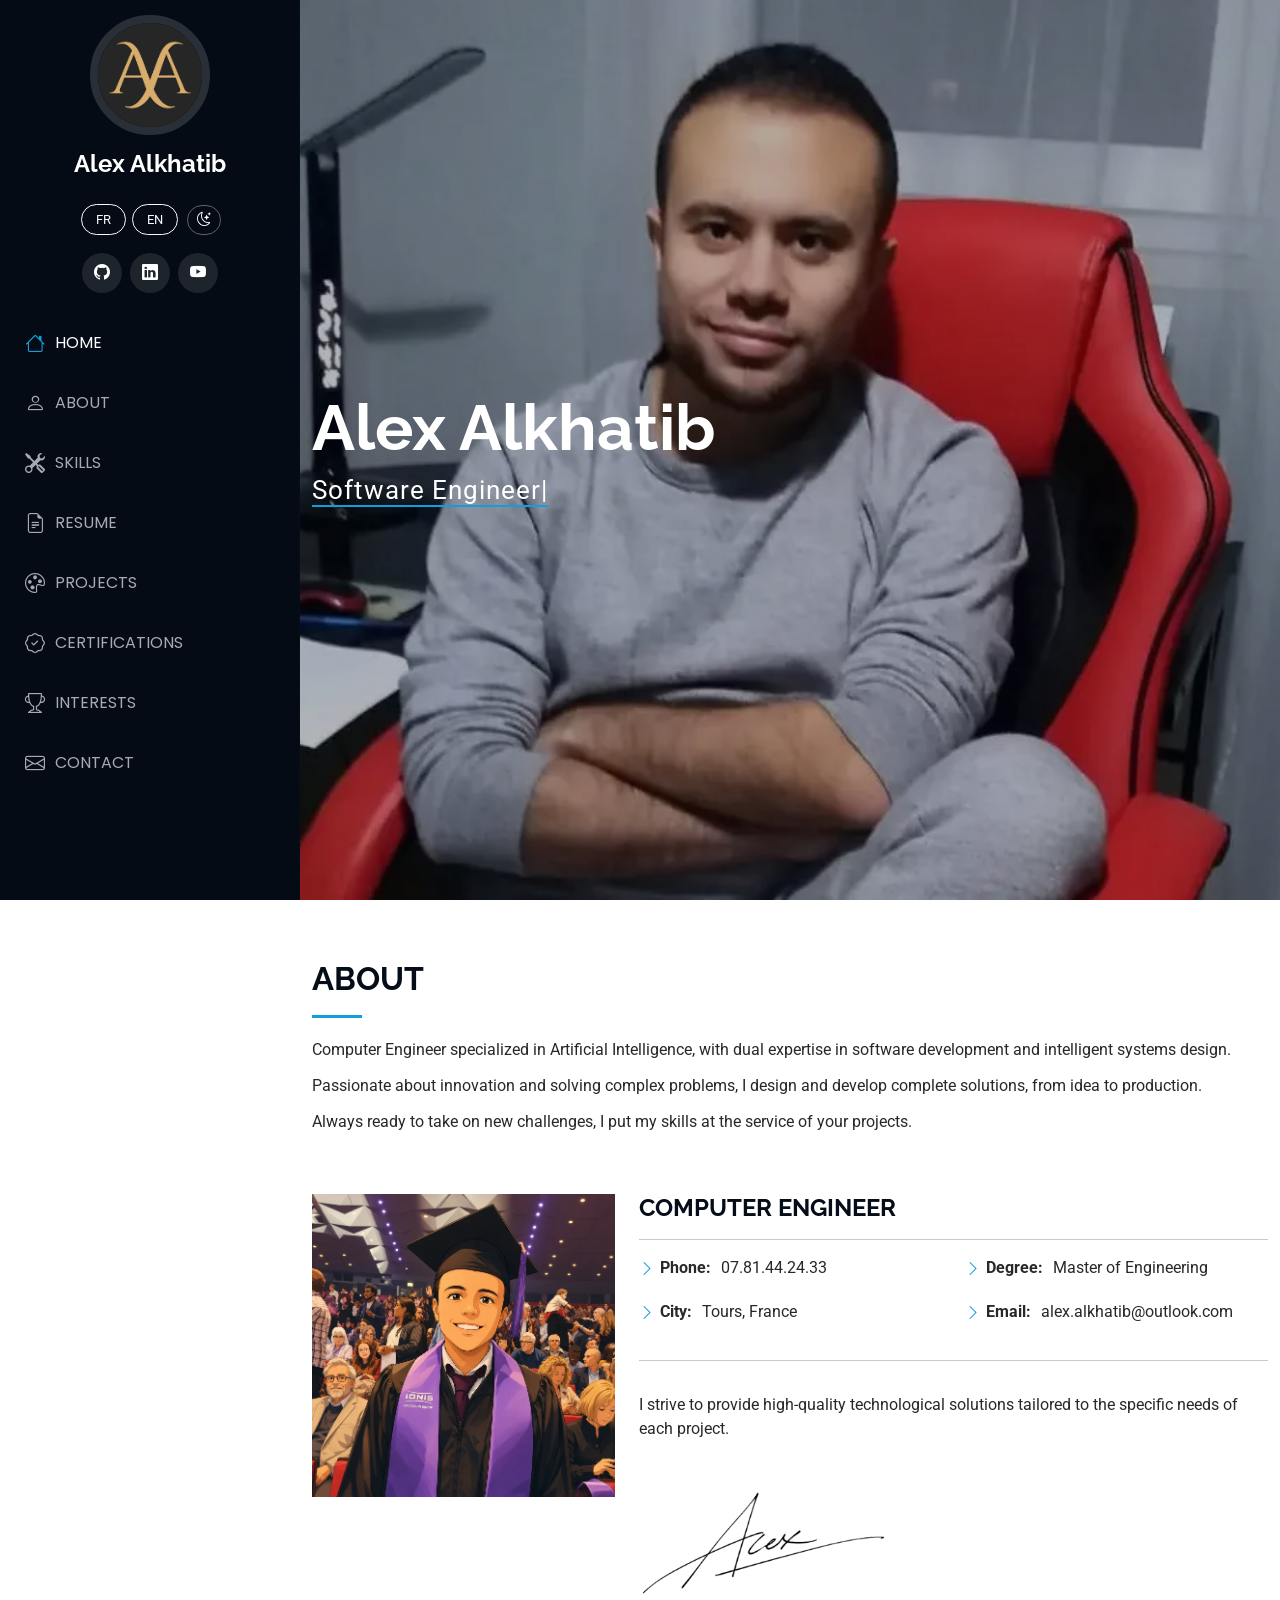
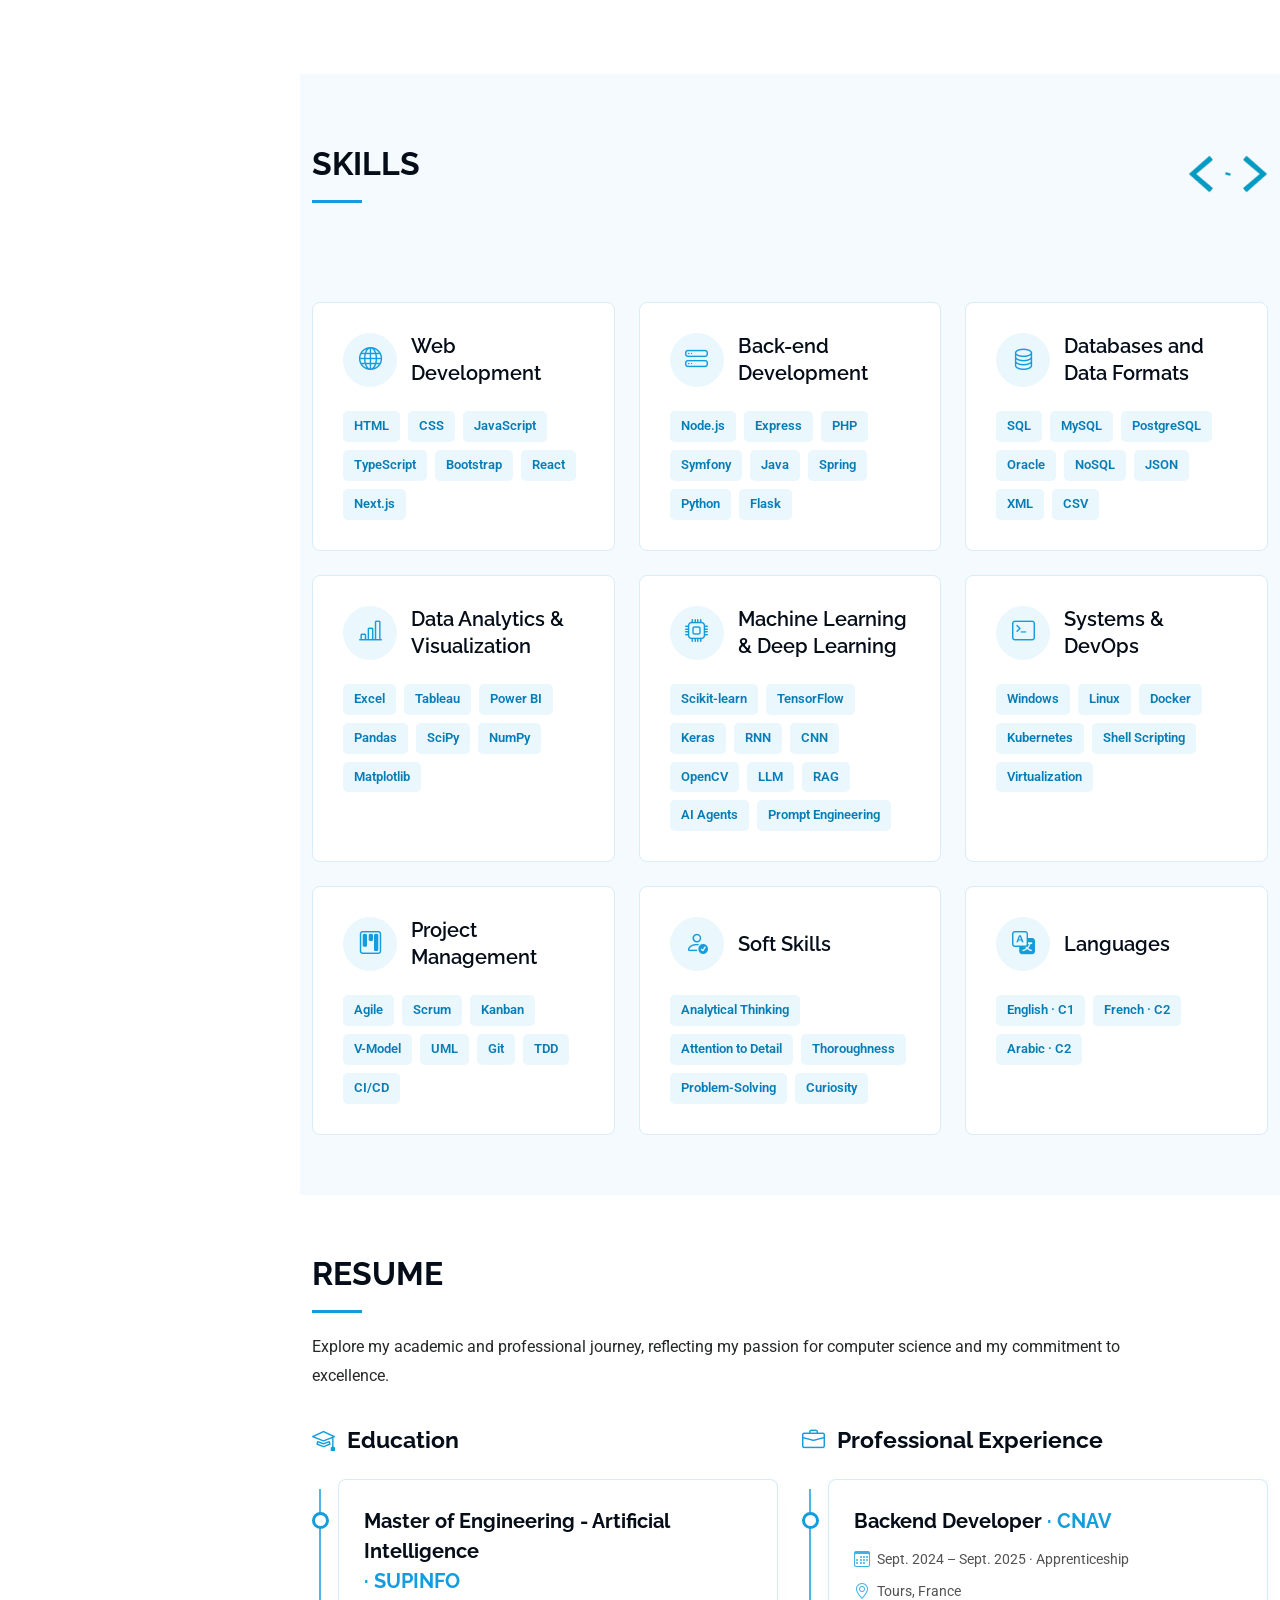
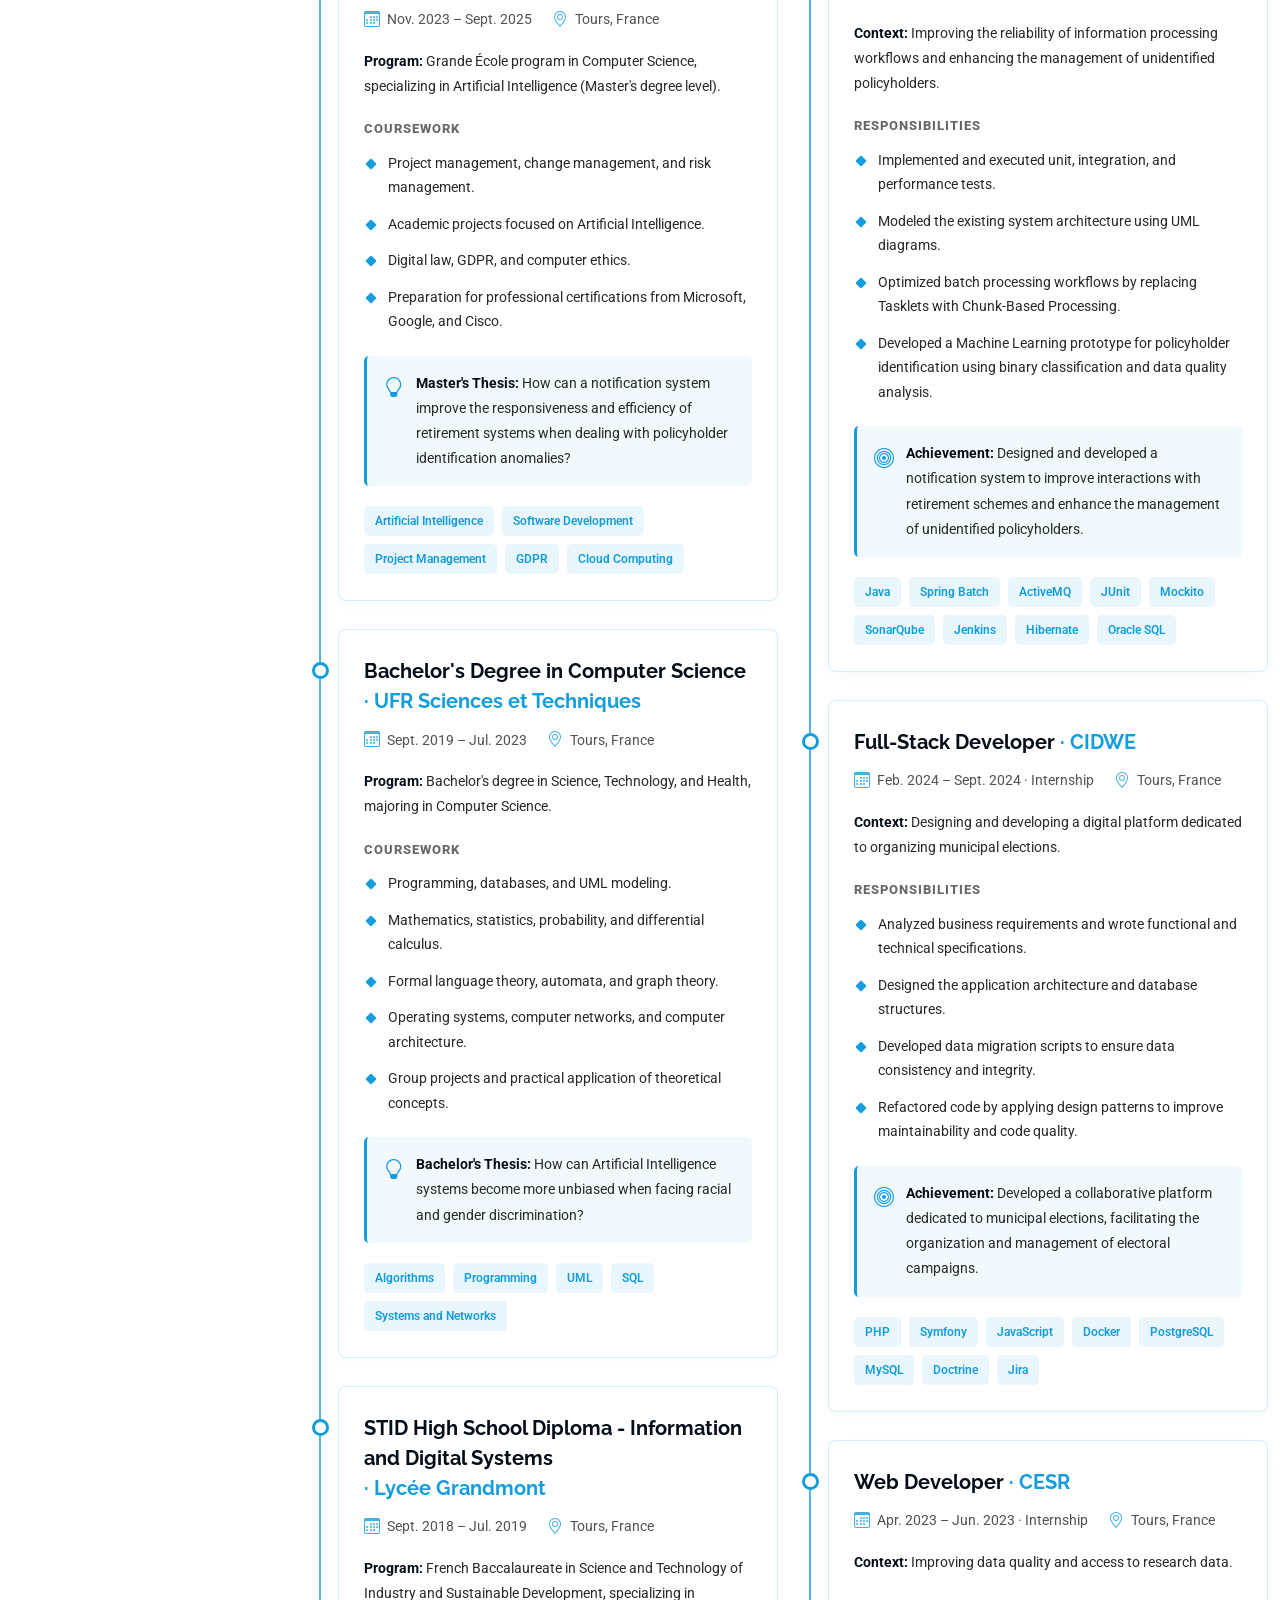
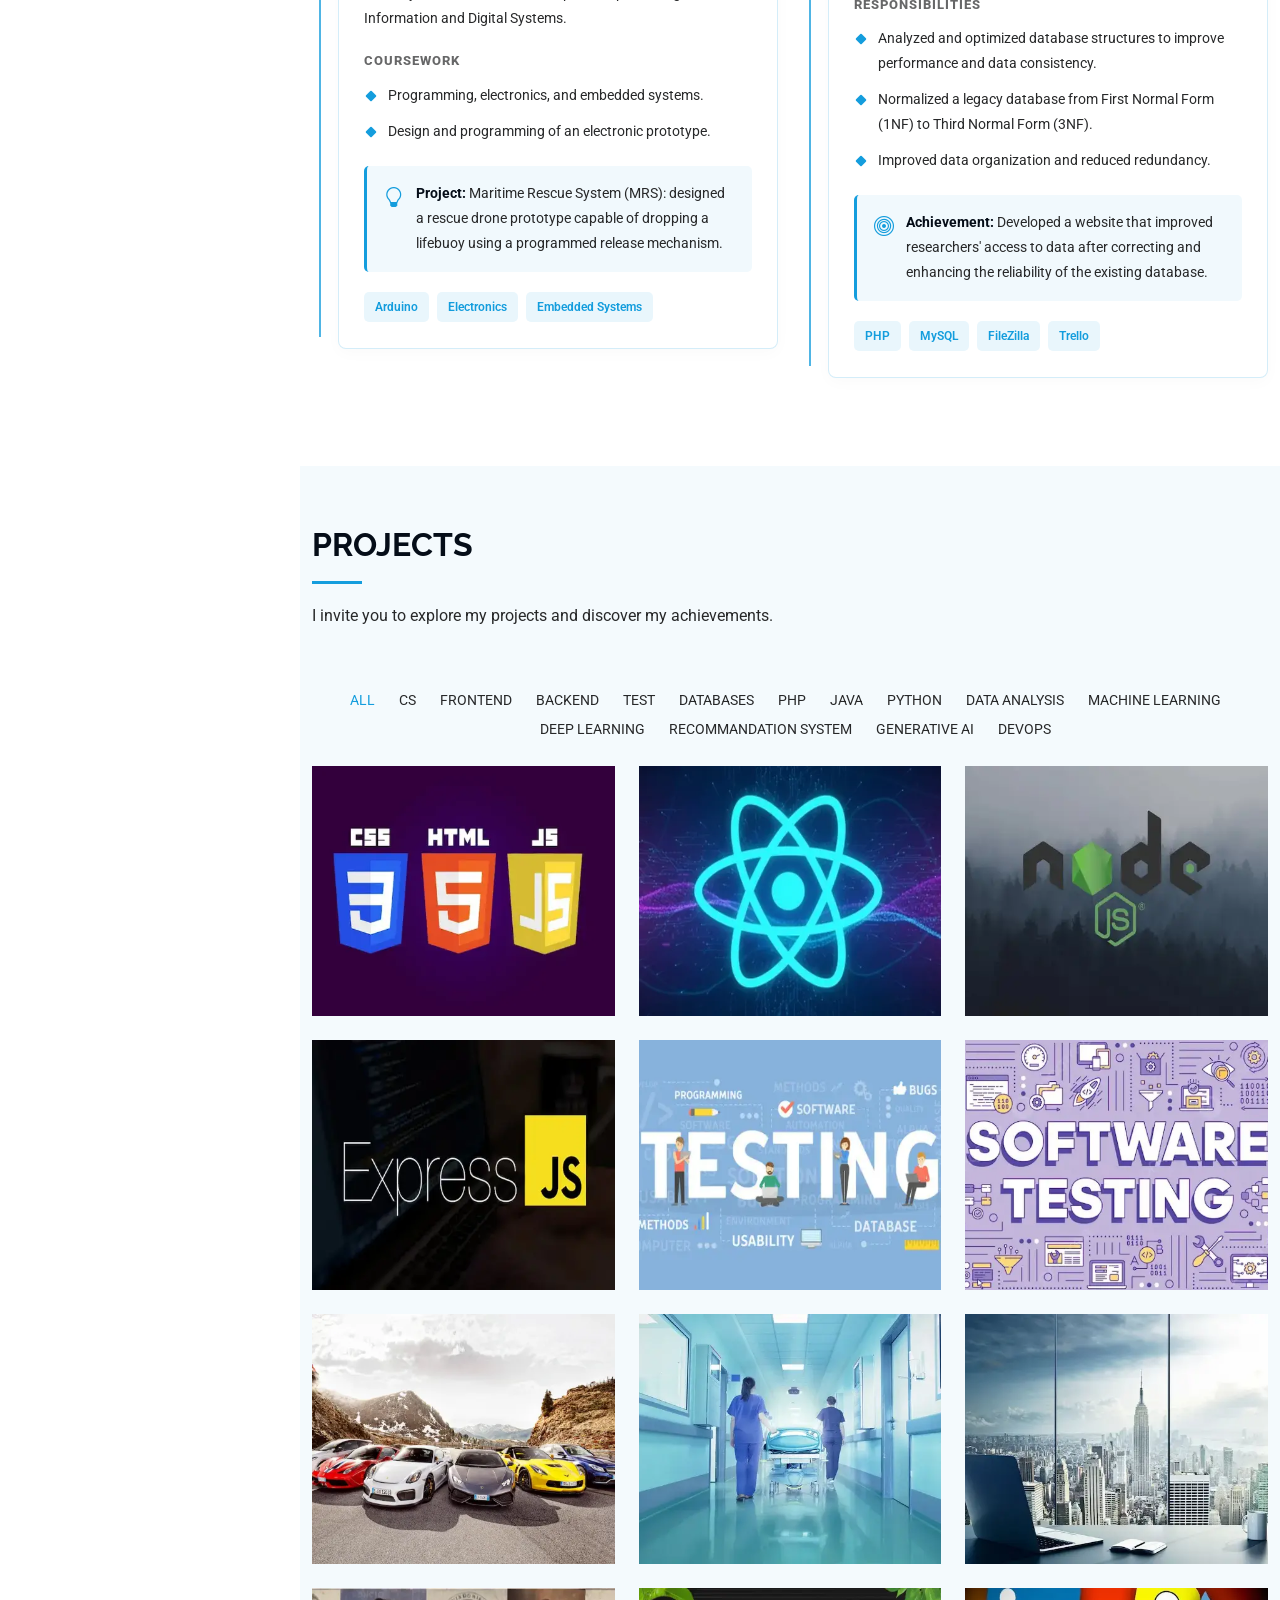
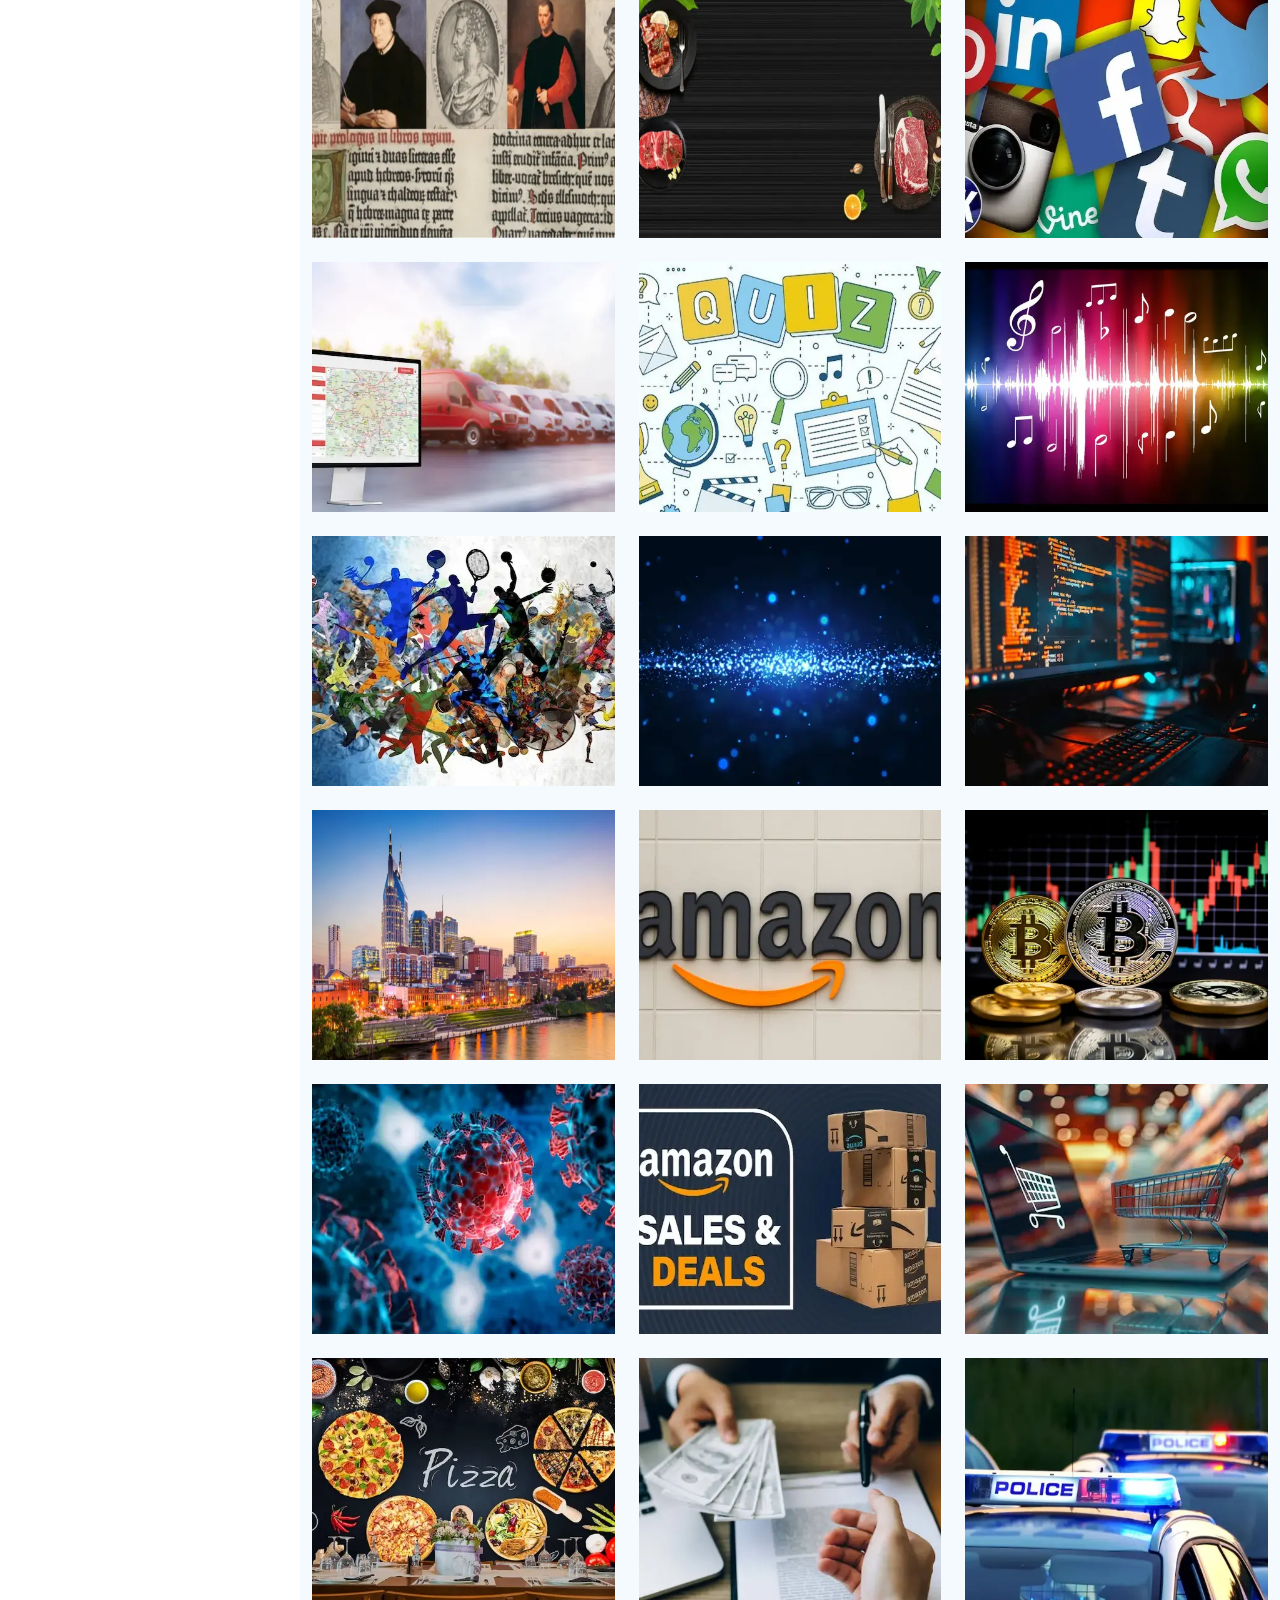
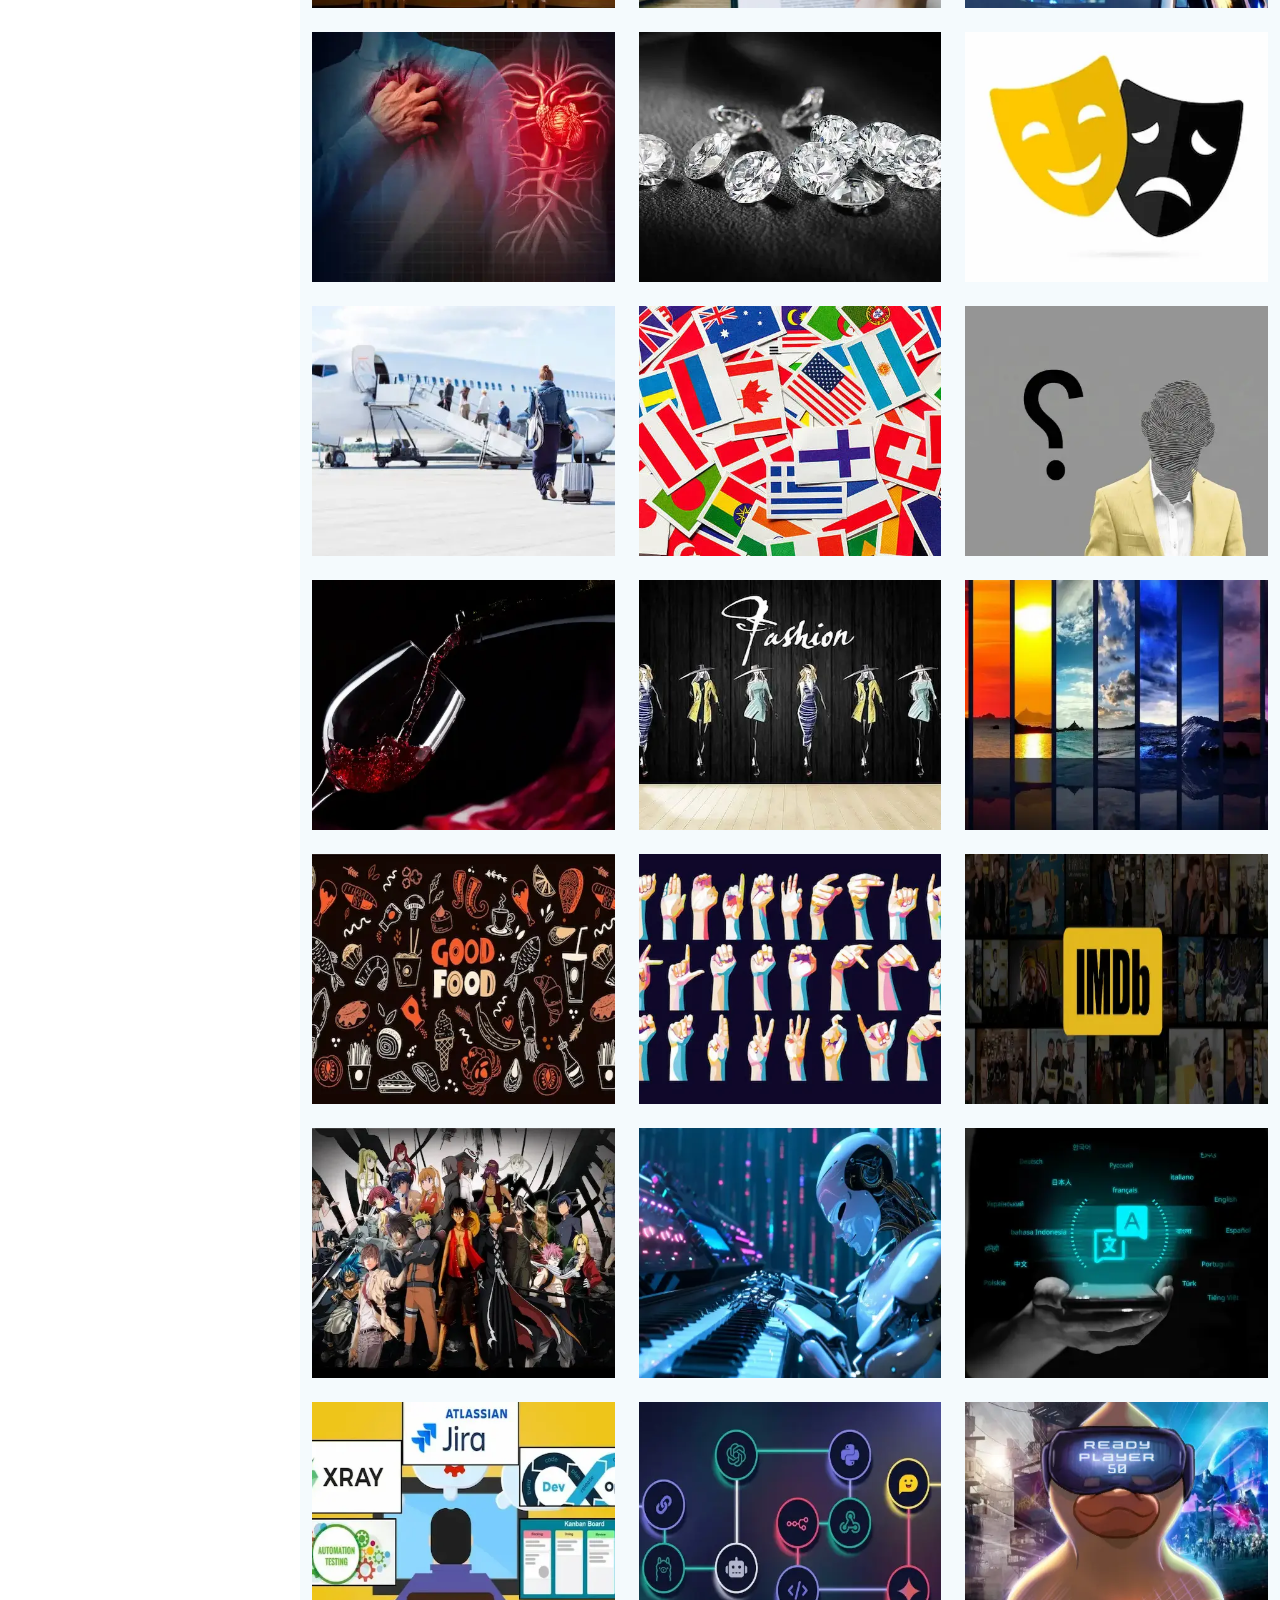
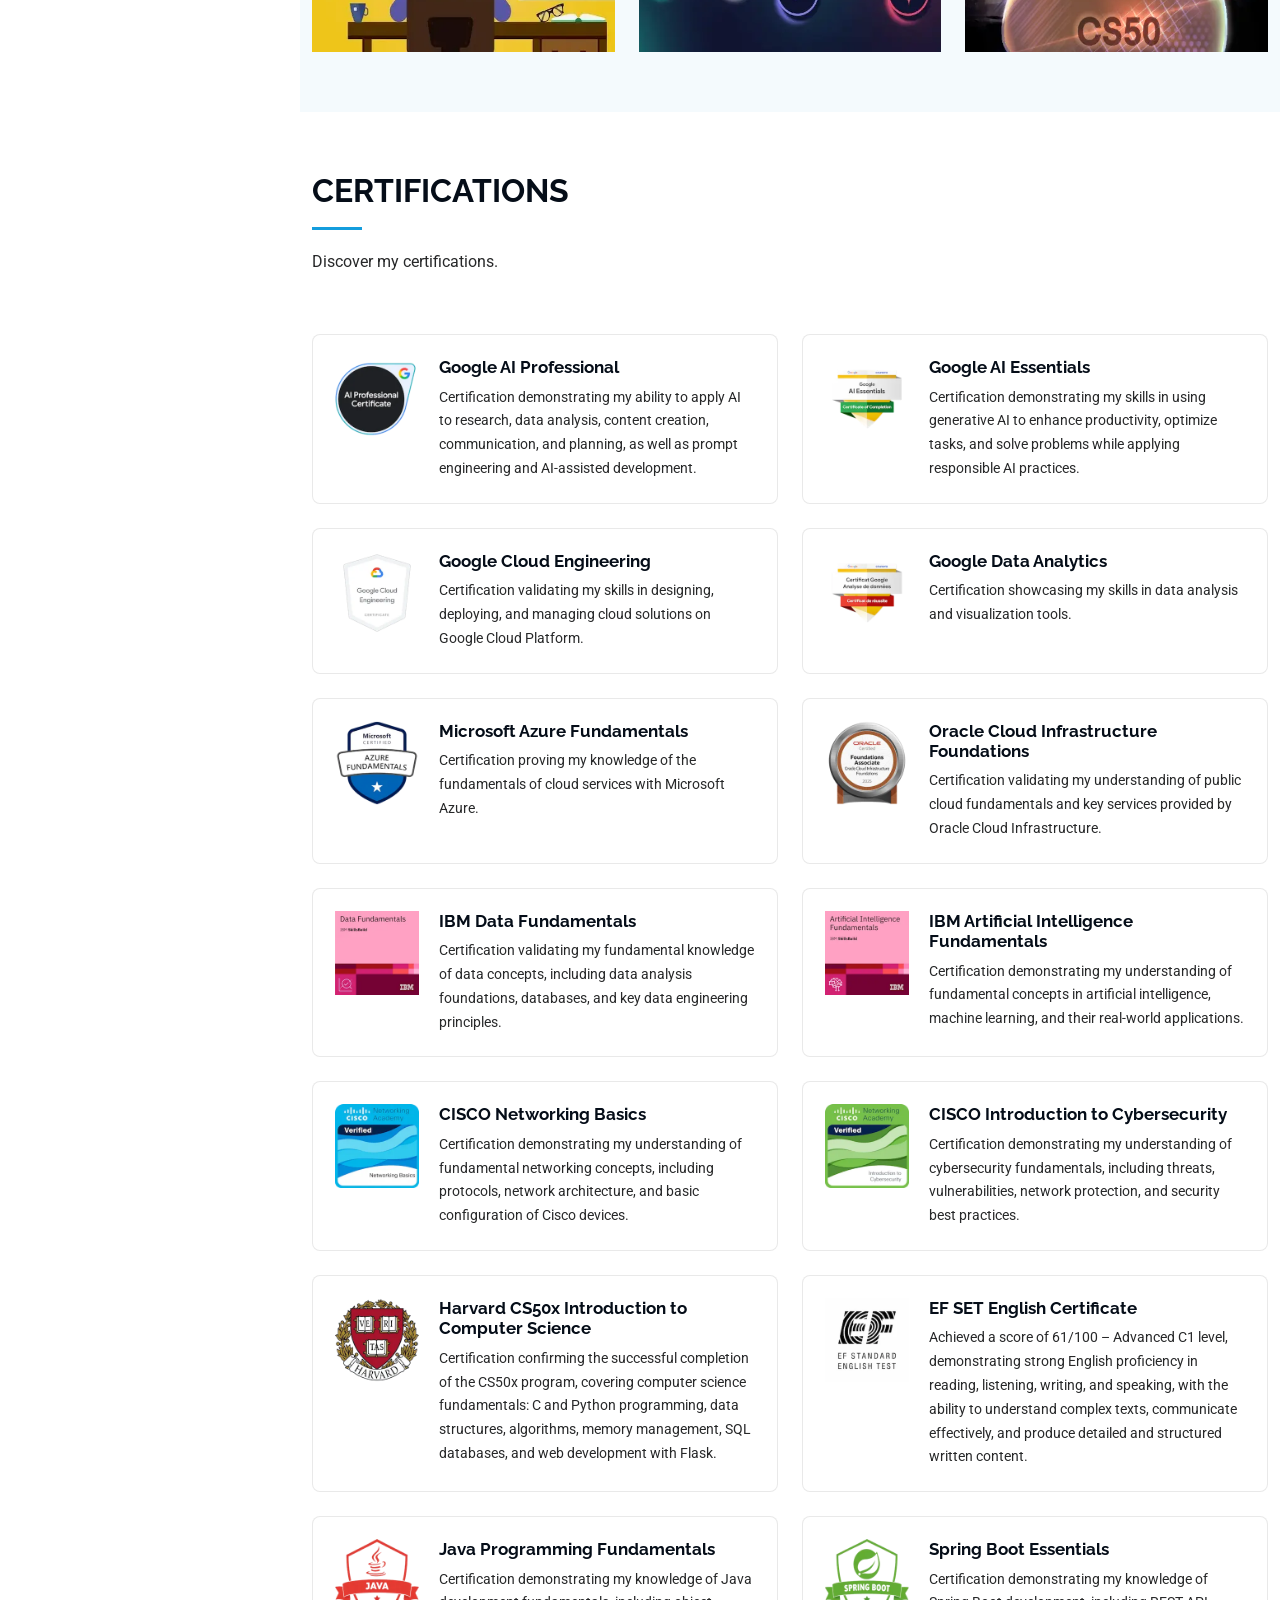
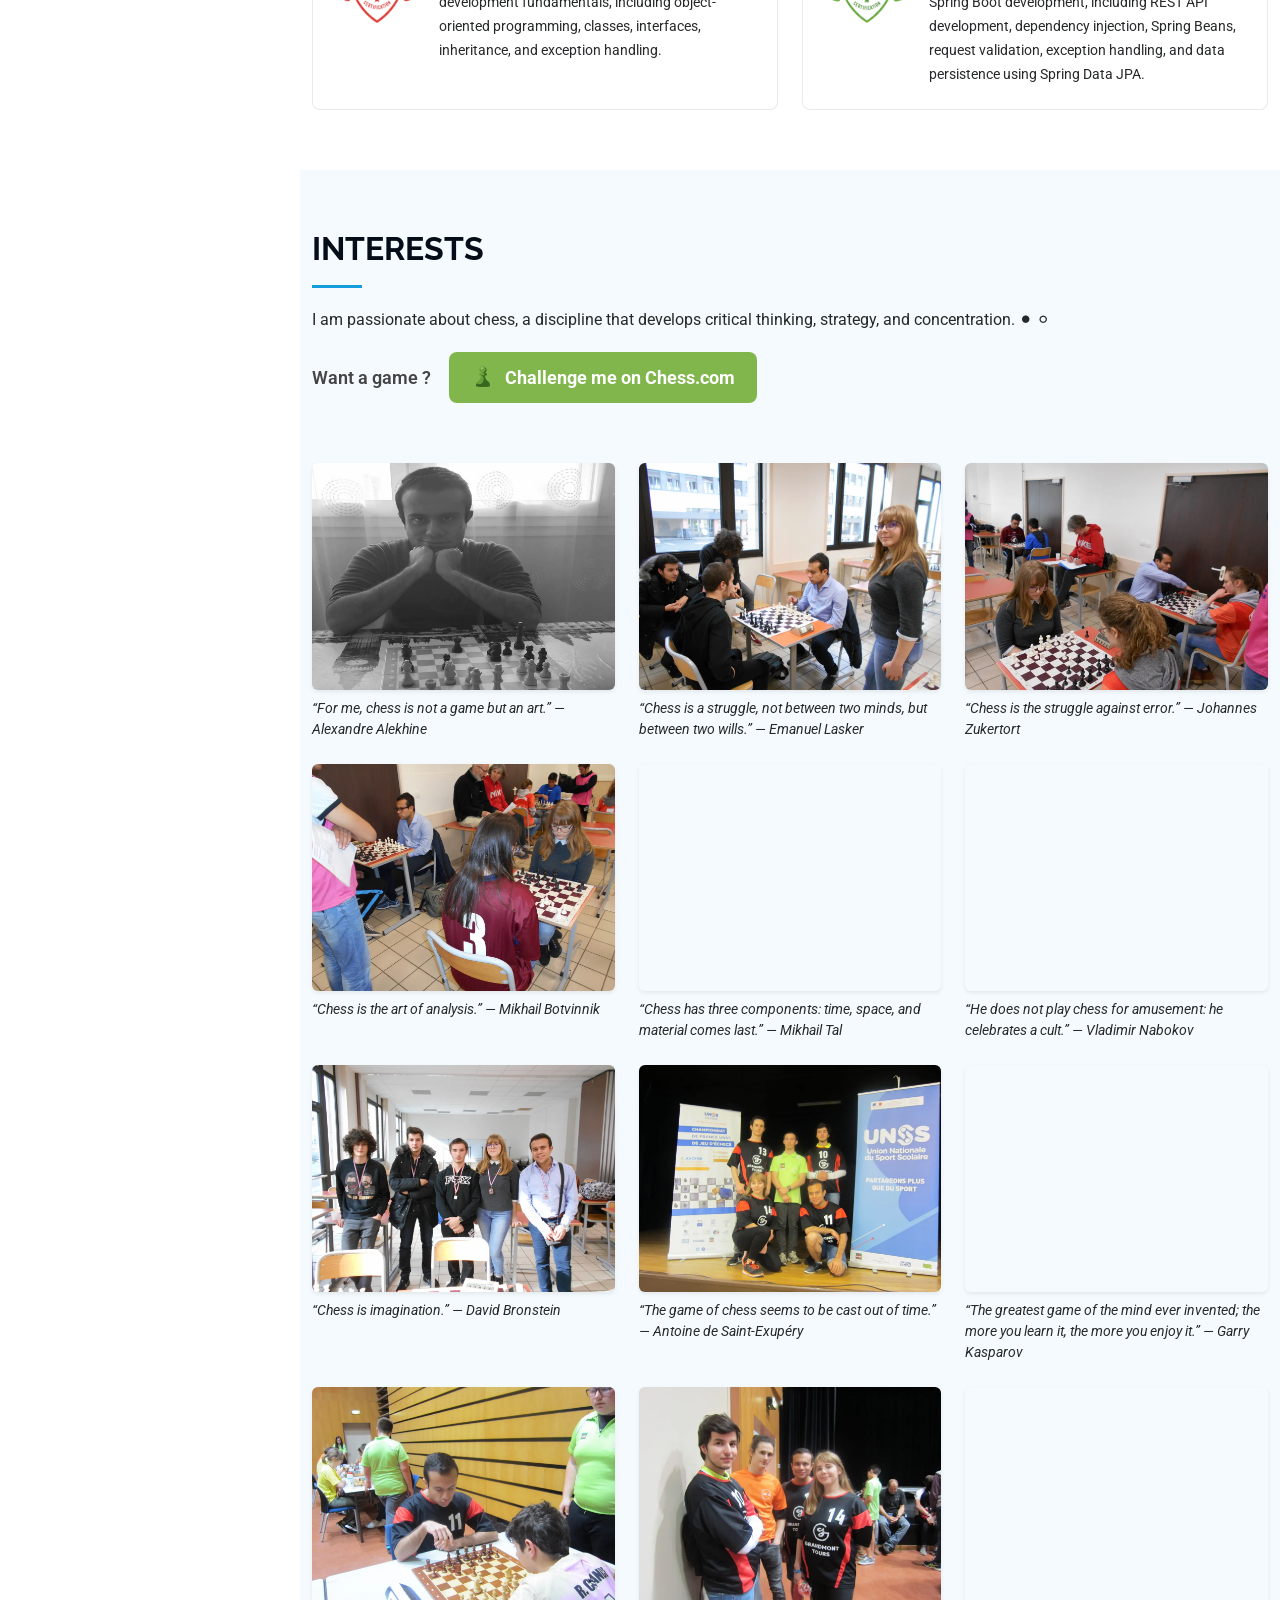
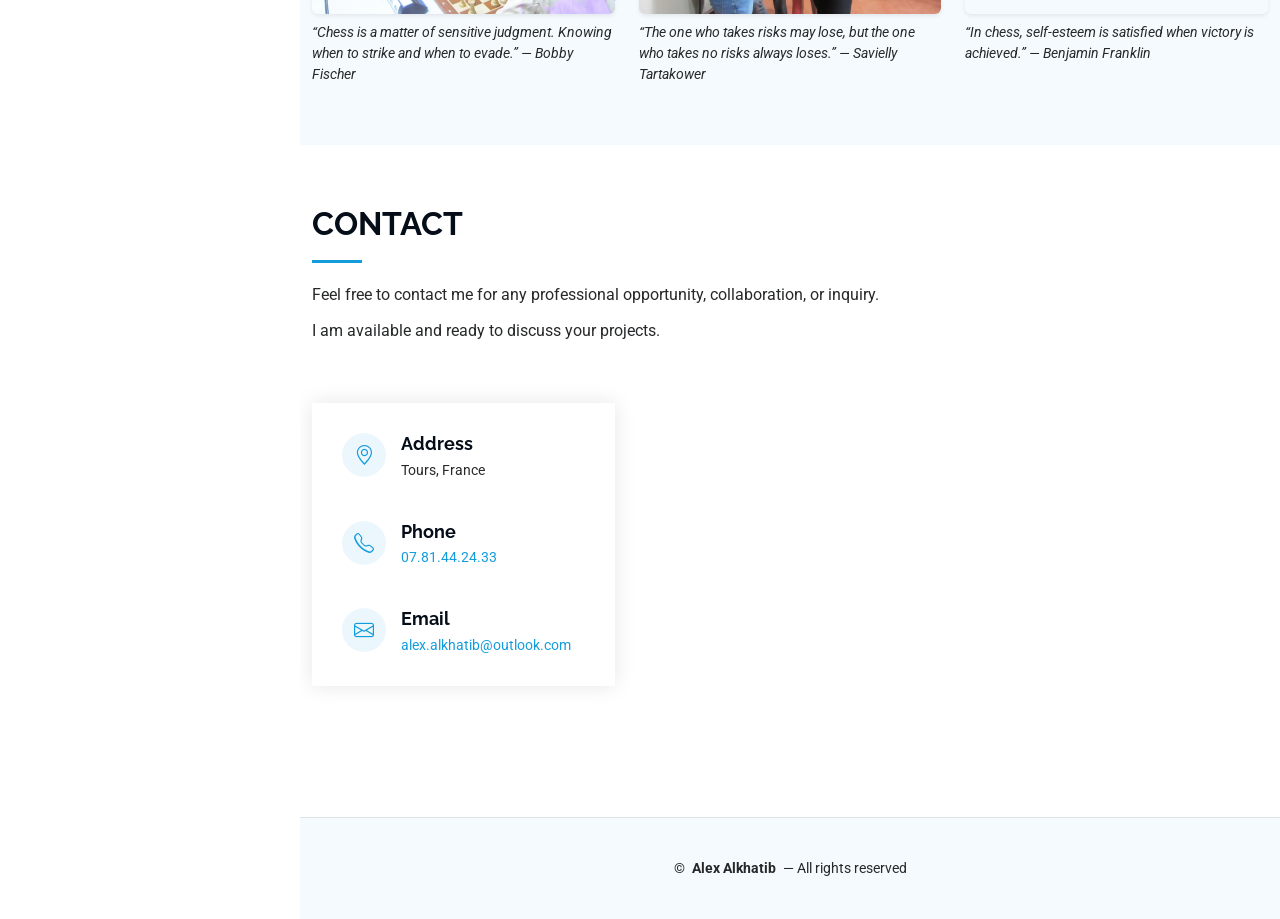
<file: en.index.html>
<!DOCTYPE html>
<html lang="en" data-theme="light">
<head>
  <meta charset="utf-8">
  <meta content="width=device-width, initial-scale=1.0" name="viewport">
  <meta name="color-scheme" content="light dark">
  <title>Alex Alkhatib • Portfolio</title>
  <meta content="Portfolio of Alex Alkhatib, computer engineer specialized in artificial intelligence: skills, projects, certifications and professional background." name="description">
  <meta content="Alex Alkhatib, computer engineer, artificial intelligence, machine learning, fullstack developer, Java, Python, React, portfolio" name="keywords">
  <!-- Favicons -->
  <link href="assets/img/favicon.png" rel="icon">
  <link href="assets/img/apple-touch-icon.png" rel="apple-touch-icon">
  <!-- Fonts -->
  <link href="https://fonts.googleapis.com" rel="preconnect">
  <link href="https://fonts.gstatic.com" rel="preconnect" crossorigin>
  <link href="https://fonts.googleapis.com/css2?family=Roboto:ital,wght@0,100;0,300;0,400;0,500;0,700;0,900;1,100;1,300;1,400;1,500;1,700;1,900&family=Poppins:ital,wght@0,100;0,200;0,300;0,400;0,500;0,600;0,700;0,800;0,900;1,100;1,200;1,300;1,400;1,500;1,600;1,700;1,800;1,900&family=Raleway:ital,wght@0,100;0,200;0,300;0,400;0,500;0,600;0,700;0,800;0,900;1,100;1,200;1,300;1,400;1,500;1,600;1,700;1,800;1,900&display=swap" rel="stylesheet">
  <!-- Vendor CSS Files -->
  <link href="assets/vendor/bootstrap/css/bootstrap.min.css" rel="stylesheet">
  <link href="assets/vendor/bootstrap-icons/bootstrap-icons.css" rel="stylesheet">
  <link href="assets/vendor/aos/aos.css" rel="stylesheet">
  <!-- Main CSS File -->
  <link href="assets/css/main.css" rel="stylesheet">
  <!-- Theme: applied before painting to avoid a light flash -->
  <script src="assets/js/theme.js"></script>
  <noscript>
    <style>#preloader { display: none; }</style>
  </noscript>
</head>
<body class="index-page">
  <header id="header" class="header dark-background d-flex flex-column">
    <button type="button" class="header-toggle d-xl-none" aria-controls="header" aria-expanded="false" aria-label="Open the navigation menu">
      <i class="bi bi-list" aria-hidden="true"></i>
    </button>
    <div class="profile-img">
      <img src="assets/img/pictures/profile-picture.webp" alt="Alex Alkhatib" class="img-fluid rounded-circle">
    </div>
    <a href="index.html" class="logo d-flex align-items-center justify-content-center">
      <h1 class="sitename">Alex Alkhatib</h1>
    </a>
    <!-- Language switch + theme toggle -->
    <div class="header-toolbar">
      <div class="language-switch">
        <a href="index.html" class="btn btn-sm btn-outline-light">FR</a>
        <a href="en.index.html" class="btn btn-sm btn-outline-light" aria-current="page">EN</a>
      </div>
      <button type="button" id="theme-toggle" class="theme-toggle" aria-pressed="false" aria-label="Turn on dark mode" title="Turn on dark mode">
        <i class="bi bi-moon-stars" aria-hidden="true"></i>
      </button>
    </div>
    <div class="social-links text-center">
      <a href="https://github.com/AlexAlkhatib" target="_blank" rel="noopener noreferrer" class="github" aria-label="GitHub"><i class="bi bi-github"></i></a>
      <a href="https://www.linkedin.com/in/alex-alkhatib-info/" target="_blank" rel="noopener noreferrer" class="linkedin" aria-label="LinkedIn"><i class="bi bi-linkedin"></i></a>
      <a href="https://www.youtube.com/@alexalkhatib" target="_blank" rel="noopener noreferrer" class="youtube" aria-label="YouTube"><i class="bi bi-youtube"></i></a>
    </div>
    <nav id="navmenu" class="navmenu">
      <ul>
        <li><a href="#hero" class="active"><i class="bi bi-house navicon"></i>HOME</a></li>
        <li><a href="#about"><i class="bi bi-person navicon"></i>ABOUT</a></li>
        <li><a href="#skills"><i class="bi bi-tools navicon"></i>SKILLS</a></li>
        <li><a href="#resume"><i class="bi bi-file-earmark-text navicon"></i>RESUME</a></li>
        <li><a href="#portfolio"><i class="bi bi-palette navicon"></i>PROJECTS</a></li>
        <li><a href="#certifications"><i class="bi bi-patch-check navicon"></i>CERTIFICATIONS</a></li>
        <li><a href="#hobbies"><i class="bi bi-trophy navicon"></i>INTERESTS</a></li>
        <li><a href="#contact"><i class="bi bi-envelope navicon"></i>CONTACT</a></li>
      </ul>
    </nav>
  </header>
  <main class="main">
    <!-- Hero Section -->
    <section id="hero" class="hero section dark-background">
      <img src="assets/img/pictures/hero-bg.webp" alt="" data-aos="fade-in">
      <div class="container" data-aos="fade-up" data-aos-delay="100">
        <h2>Alex Alkhatib</h2>
        <p><span class="typed" data-typed-items="Software Engineer, AI Engineer"></span></p>
      </div>
    </section>
    <!-- /Hero Section -->
    <!-- About Section -->
    <section id="about" class="about section">
      <div class="container section-title" data-aos="fade-up">
        <h2>ABOUT</h2>
        <p>Computer Engineer specialized in Artificial Intelligence, with dual expertise in software development and intelligent systems design.</p>
        <p>Passionate about innovation and solving complex problems, I design and develop complete solutions, from idea to production.</p>
        <p>Always ready to take on new challenges, I put my skills at the service of your projects.</p>
      </div>
      <div class="container" data-aos="fade-up" data-aos-delay="100">
        <div class="row gy-4 justify-content-center">
          <div class="col-lg-4">
            <img src="assets/img/pictures/my-profile-img.webp" class="img-fluid" alt="Alex Alkhatib" loading="lazy">
          </div>
          <div class="col-lg-8 content">
            <h2>COMPUTER ENGINEER</h2>
            <hr>
            <div class="row">
              <div class="col-lg-6">
                <ul>
                  <li><i class="bi bi-chevron-right"></i> <strong>Phone:</strong> <span>07.81.44.24.33</span></li>
                  <li><i class="bi bi-chevron-right"></i> <strong>City:</strong> <span>Tours, France</span></li>
                </ul>
              </div>
              <div class="col-lg-6">
                <ul>
                  <li><i class="bi bi-chevron-right"></i> <strong>Degree:</strong> <span>Master of Engineering</span></li>
                  <li><i class="bi bi-chevron-right"></i> <strong>Email:</strong> <span>alex.alkhatib@outlook.com</span></li>
                </ul>
              </div>
            </div>
            <hr>
            <p class="py-3">
                I strive to provide high-quality technological solutions tailored to the specific needs of each project.
            </p>
            <div class="signature text-center text-lg-start">
              <img src="./assets/img/signature.png" alt="Signature d'Alex Alkhatib" class="img-fluid signature-img">
            </div>
          </div>
        </div>
      </div>
    </section>
    <!-- /About Section -->
    <!-- Skills Section -->
    <section id="skills" class="skills section light-background">
      <div class="container section-title" data-aos="fade-up">
        <h2>SKILLS</h2>
        <img src="./assets/img/coding-sticker.webp" alt="Logo compétences" class="skills-logo">
      </div>
      <div class="container" data-aos="fade-up" data-aos-delay="100">
        <div class="row skills-content">
          <div class="skills-grid" data-aos="fade-up" data-aos-delay="100">
            <!-- 1. Web Development -->
            <article class="skill-card">
              <div class="skill-card-header">
                <span class="skill-icon">
                  <i class="bi bi-globe"></i>
                </span>
                <h3>Web Development</h3>
              </div>
              <div class="skill-tags">
                <span>HTML</span>
                <span>CSS</span>
                <span>JavaScript</span>
                <span>TypeScript</span>
                <span>Bootstrap</span>
                <span>React</span>
                <span>Next.js</span>
              </div>
            </article>
            <!-- 2. Back-end Development -->
            <article class="skill-card">
              <div class="skill-card-header">
                <span class="skill-icon">
                  <i class="bi bi-hdd-stack"></i>
                </span>
                <h3>Back-end Development</h3>
              </div>
              <div class="skill-tags">
                <span>Node.js</span>
                <span>Express</span>
                <span>PHP</span>
                <span>Symfony</span>
                <span>Java</span>
                <span>Spring</span>
                <span>Python</span>
                <span>Flask</span>
              </div>
            </article>
            <!-- 3. Databases and Data Formats -->
            <article class="skill-card">
              <div class="skill-card-header">
                <span class="skill-icon">
                  <i class="bi bi-database"></i>
                </span>
                <h3>Databases and Data Formats</h3>
              </div>
              <div class="skill-tags">
                <span>SQL</span>
                <span>MySQL</span>
                <span>PostgreSQL</span>
                <span>Oracle</span>
                <span>NoSQL</span>
                <span>JSON</span>
                <span>XML</span>
                <span>CSV</span>
              </div>
            </article>
            <!-- 4. Data Analytics and Visualization -->
            <article class="skill-card">
              <div class="skill-card-header">
                <span class="skill-icon">
                  <i class="bi bi-bar-chart-line"></i>
                </span>
                <h3>Data Analytics & Visualization</h3>
              </div>
              <div class="skill-tags">
                <span>Excel</span>
                <span>Tableau</span>
                <span>Power BI</span>
                <span>Pandas</span>
                <span>SciPy</span>
                <span>NumPy</span>
                <span>Matplotlib</span>
              </div>
            </article>
            <!-- 5. Machine Learning and Deep Learning -->
            <article class="skill-card">
              <div class="skill-card-header">
                <span class="skill-icon">
                  <i class="bi bi-cpu"></i>
                </span>
                <h3>Machine Learning & Deep Learning</h3>
              </div>
              <div class="skill-tags">
                <span>Scikit-learn</span>
                <span>TensorFlow</span>
                <span>Keras</span>
                <span>RNN</span>
                <span>CNN</span>
                <span>OpenCV</span>
                <span>LLM</span>
                <span>RAG</span>
                <span>AI Agents</span>
                <span>Prompt Engineering</span>
              </div>
            </article>
            <!-- 6. Systems & DevOps -->
            <article class="skill-card">
              <div class="skill-card-header">
                <span class="skill-icon">
                  <i class="bi bi-terminal"></i>
                </span>
                <h3>Systems & DevOps</h3>
              </div>
              <div class="skill-tags">
                <span>Windows</span>
                <span>Linux</span>
                <span>Docker</span>
                <span>Kubernetes</span>
                <span>Shell Scripting</span>
                <span>Virtualization</span>
              </div>
            </article>
            <!-- 7. Project Management -->
            <article class="skill-card">
              <div class="skill-card-header">
                <span class="skill-icon">
                  <i class="bi bi-kanban"></i>
                </span>
                <h3>Project Management</h3>
              </div>
              <div class="skill-tags">
                <span>Agile</span>
                <span>Scrum</span>
                <span>Kanban</span>
                <span>V-Model</span>
                <span>UML</span>
                <span>Git</span>
                <span>TDD</span>
                <span>CI/CD</span>
              </div>
            </article>
            <!-- 8. Soft Skills -->
            <article class="skill-card">
              <div class="skill-card-header">
                <span class="skill-icon">
                  <i class="bi bi-person-check"></i>
                </span>
                <h3>Soft Skills</h3>
              </div>
              <div class="skill-tags">
                <span>Analytical Thinking</span>
                <span>Attention to Detail</span>
                <span>Thoroughness</span>
                <span>Problem-Solving</span>
                <span>Curiosity</span>
              </div>
            </article>
            <!-- 9. Languages -->
            <article class="skill-card">
              <div class="skill-card-header">
                <span class="skill-icon">
                  <i class="bi bi-translate"></i>
                </span>
                <h3>Languages</h3>
              </div>
              <div class="skill-tags">
                <span>English · C1</span>
                <span>French · C2</span>
                <span>Arabic · C2</span>
              </div>
            </article>
          </div>
        </div>
      </div>
    </section>
    <!-- End Skills Section -->
    <!-- Resume Section -->
    <section id="resume" class="resume section">
      <div class="container section-title" data-aos="fade-up">
        <h2>RESUME</h2>
        <p>
          Explore my academic and professional journey,
          reflecting my passion for computer science and my
          commitment to excellence.
        </p>
      </div>
      <div class="container">
        <div class="row g-4">
          <div class="col-lg-6" data-aos="fade-up" data-aos-delay="100">
            <h3 class="resume-column-title">
              <i class="bi bi-mortarboard"></i>
              Education
            </h3>
            <div class="resume-timeline">
              <article class="resume-card">
                <span class="resume-timeline-dot"></span>
                <h4>
                  Master of Engineering - Artificial Intelligence
                  <br>
                  <span class="resume-card-accent">
                    · SUPINFO
                  </span>
                </h4>
                <div class="resume-meta">
                  <span><i class="bi bi-calendar3"></i>
                    Nov. 2023 – Sept. 2025</span>
                  <span><i class="bi bi-geo-alt"></i>
                    Tours, France</span>
                </div>
                <p class="resume-context">
                  <strong>Program:</strong>
                  Grande École program in Computer Science,
                  specializing in Artificial Intelligence (Master's degree level).
                </p>
                <h5 class="resume-subtitle">COURSEWORK</h5>
                <ul class="resume-missions">
                  <li>Project management, change management, and risk management.</li>
                  <li>Academic projects focused on Artificial Intelligence.</li>
                  <li>Digital law, GDPR, and computer ethics.</li>
                  <li>Preparation for professional certifications from Microsoft, Google, and Cisco.</li>
                </ul>
                <div class="resume-highlight">
                  <i class="bi bi-lightbulb"></i>
                  <p>
                    <strong>Master's Thesis:</strong>
                    How can a notification system improve the responsiveness
                    and efficiency of retirement systems when dealing with
                    policyholder identification anomalies?
                  </p>
                </div>
                <div class="resume-tags">
                  <span>Artificial Intelligence</span>
                  <span>Software Development</span>
                  <span>Project Management</span>
                  <span>GDPR</span>
                  <span>Cloud Computing</span>
                </div>
              </article>
              <article class="resume-card">
                <span class="resume-timeline-dot"></span>
                <h4>
                  Bachelor's Degree in Computer Science
                  <br>
                  <span class="resume-card-accent">
                    · UFR Sciences et Techniques
                  </span>
                </h4>
                <div class="resume-meta">
                  <span><i class="bi bi-calendar3"></i>
                    Sept. 2019 – Jul. 2023</span>
                  <span><i class="bi bi-geo-alt"></i>
                    Tours, France</span>
                </div>
                <p class="resume-context">
                  <strong>Program:</strong>
                  Bachelor's degree in Science, Technology, and Health,
                  majoring in Computer Science.
                </p>
                <h5 class="resume-subtitle">COURSEWORK</h5>
                <ul class="resume-missions">
                  <li>Programming, databases, and UML modeling.</li>
                  <li>Mathematics, statistics, probability, and differential calculus.</li>
                  <li>Formal language theory, automata, and graph theory.</li>
                  <li>Operating systems, computer networks, and computer architecture.</li>
                  <li>Group projects and practical application of theoretical concepts.</li>
                </ul>
                <div class="resume-highlight">
                  <i class="bi bi-lightbulb"></i>
                  <p>
                    <strong>Bachelor's Thesis:</strong>
                    How can Artificial Intelligence systems become more
                    unbiased when facing racial and gender discrimination?
                  </p>
                </div>
                <div class="resume-tags">
                  <span>Algorithms</span>
                  <span>Programming</span>
                  <span>UML</span>
                  <span>SQL</span>
                  <span>Systems and Networks</span>
                </div>
              </article>
              <!-- High School Diploma -->
              <article class="resume-card">
                <span class="resume-timeline-dot"></span>
                <h4>
                  STID High School Diploma - Information and Digital Systems
                  <br>
                  <span class="resume-card-accent">
                    · Lycée Grandmont
                  </span>
                </h4>
                <div class="resume-meta">
                  <span><i class="bi bi-calendar3"></i>
                    Sept. 2018 – Jul. 2019</span>
                  <span><i class="bi bi-geo-alt"></i>
                    Tours, France</span>
                </div>
                <p class="resume-context">
                  <strong>Program:</strong>
                  French Baccalaureate in Science and Technology of Industry
                  and Sustainable Development, specializing in Information
                  and Digital Systems.
                </p>
                <h5 class="resume-subtitle">COURSEWORK</h5>
                <ul class="resume-missions">
                  <li>Programming, electronics, and embedded systems.</li>
                  <li>Design and programming of an electronic prototype.</li>
                </ul>
                <div class="resume-highlight">
                  <i class="bi bi-lightbulb"></i>
                  <p>
                    <strong>Project:</strong>
                    Maritime Rescue System (MRS): designed a rescue drone
                    prototype capable of dropping a lifebuoy using a
                    programmed release mechanism.
                  </p>
                </div>
                <div class="resume-tags">
                  <span>Arduino</span>
                  <span>Electronics</span>
                  <span>Embedded Systems</span>
                </div>
              </article>
            </div>
          </div>
          <div class="col-lg-6" data-aos="fade-up" data-aos-delay="200">
            <h3 class="resume-column-title">
              <i class="bi bi-briefcase"></i>
              Professional Experience
            </h3>
            <div class="resume-timeline">
              <article class="resume-card">
                <span class="resume-timeline-dot"></span>
                <h4>
                  Backend Developer
                  <span class="resume-card-accent">· CNAV</span>
                </h4>
                <div class="resume-meta">
                  <span><i class="bi bi-calendar3"></i>
                    Sept. 2024 – Sept. 2025 · Apprenticeship</span>
                  <span><i class="bi bi-geo-alt"></i>
                    Tours, France</span>
                </div>
                <p class="resume-context">
                  <strong>Context:</strong>
                  Improving the reliability of information processing
                  workflows and enhancing the management of unidentified
                  policyholders.
                </p>
                <h5 class="resume-subtitle">RESPONSIBILITIES</h5>
                <ul class="resume-missions">
                  <li>Implemented and executed unit, integration, and performance tests.</li>
                  <li>Modeled the existing system architecture using UML diagrams.</li>
                  <li>Optimized batch processing workflows by replacing Tasklets with Chunk-Based Processing.</li>
                  <li>Developed a Machine Learning prototype for policyholder identification using binary classification and data quality analysis.</li>
                </ul>
                <div class="resume-highlight">
                  <i class="bi bi-bullseye"></i>
                  <p>
                    <strong>Achievement:</strong>
                    Designed and developed a notification system to improve
                    interactions with retirement schemes and enhance the
                    management of unidentified policyholders.
                  </p>
                </div>
                <div class="resume-tags">
                  <span>Java</span>
                  <span>Spring Batch</span>
                  <span>ActiveMQ</span>
                  <span>JUnit</span>
                  <span>Mockito</span>
                  <span>SonarQube</span>
                  <span>Jenkins</span>
                  <span>Hibernate</span>
                  <span>Oracle SQL</span>
                </div>
              </article>
              <article class="resume-card">
                <span class="resume-timeline-dot"></span>
                <h4>
                  Full-Stack Developer
                  <span class="resume-card-accent">· CIDWE</span>
                </h4>
                <div class="resume-meta">
                  <span><i class="bi bi-calendar3"></i>
                    Feb. 2024 – Sept. 2024 · Internship</span>
                  <span><i class="bi bi-geo-alt"></i>
                    Tours, France</span>
                </div>
                <p class="resume-context">
                  <strong>Context:</strong>
                  Designing and developing a digital platform dedicated
                  to organizing municipal elections.
                </p>
                <h5 class="resume-subtitle">RESPONSIBILITIES</h5>
                <ul class="resume-missions">
                  <li>Analyzed business requirements and wrote functional and technical specifications.</li>
                  <li>Designed the application architecture and database structures.</li>
                  <li>Developed data migration scripts to ensure data consistency and integrity.</li>
                  <li>Refactored code by applying design patterns to improve maintainability and code quality.</li>
                </ul>
                <div class="resume-highlight">
                  <i class="bi bi-bullseye"></i>
                  <p>
                    <strong>Achievement:</strong>
                    Developed a collaborative platform dedicated to municipal
                    elections, facilitating the organization and management
                    of electoral campaigns.
                  </p>
                </div>
                <div class="resume-tags">
                  <span>PHP</span>
                  <span>Symfony</span>
                  <span>JavaScript</span>
                  <span>Docker</span>
                  <span>PostgreSQL</span>
                  <span>MySQL</span>
                  <span>Doctrine</span>
                  <span>Jira</span>
                </div>
              </article>
              <article class="resume-card">
                <span class="resume-timeline-dot"></span>
                <h4>
                  Web Developer
                  <span class="resume-card-accent">· CESR</span>
                </h4>
                <div class="resume-meta">
                  <span><i class="bi bi-calendar3"></i>
                    Apr. 2023 – Jun. 2023 · Internship</span>
                  <span><i class="bi bi-geo-alt"></i>
                    Tours, France</span>
                </div>
                <p class="resume-context">
                  <strong>Context:</strong>
                  Improving data quality and access to research data.
                </p>
                <h5 class="resume-subtitle">RESPONSIBILITIES</h5>
                <ul class="resume-missions">
                  <li>Analyzed and optimized database structures to improve performance and data consistency.</li>
                  <li>Normalized a legacy database from First Normal Form (1NF) to Third Normal Form (3NF).</li>
                  <li>Improved data organization and reduced redundancy.</li>
                </ul>
                <div class="resume-highlight">
                  <i class="bi bi-bullseye"></i>
                  <p>
                    <strong>Achievement:</strong>
                    Developed a website that improved researchers' access
                    to data after correcting and enhancing the reliability
                    of the existing database.
                  </p>
                </div>
                <div class="resume-tags">
                  <span>PHP</span>
                  <span>MySQL</span>
                  <span>FileZilla</span>
                  <span>Trello</span>
                </div>
              </article>
            </div>
          </div>
        </div>
      </div>
    </section>
    <!-- /Resume Section -->
    <!-- Portfolio Section -->
    <section id="portfolio" class="portfolio section light-background">

      <div class="container section-title" data-aos="fade-up">
        <h2>PROJECTS</h2>
        <p>I invite you to explore my projects and discover my achievements.</p>
      </div>
      <div class="container">

        <div class="isotope-layout" data-default-filter="*" data-layout="masonry" data-sort="original-order">

          <ul class="portfolio-filters isotope-filters" data-aos="fade-up" data-aos-delay="100">
            <li data-filter="*" class="filter-active">All</li>
            <li data-filter=".filter-cs">CS</li>
            <li data-filter=".filter-frontend">Frontend</li>
            <li data-filter=".filter-backend">Backend</li>
            <li data-filter=".filter-test">Test</li>
            <li data-filter=".filter-databases">Databases</li>
            <li data-filter=".filter-php">PHP</li>
            <li data-filter=".filter-java">Java</li>
            <li data-filter=".filter-python">Python</li>
            <li data-filter=".filter-data">Data Analysis</li>
            <li data-filter=".filter-machine-learning">Machine Learning</li>
            <li data-filter=".filter-deep-learning">Deep Learning</li>
            <li data-filter=".filter-recommender-system">Recommandation System</li>
            <li data-filter=".filter-generative">Generative AI</li>
            <li data-filter=".filter-devops">DevOps</li>
          </ul>
          <div class="row gy-4 isotope-container" data-aos="fade-up" data-aos-delay="200">
            <div class="col-lg-4 col-md-6 portfolio-item isotope-item filter-frontend">
              <a href="https://github.com/AlexAlkhatib/html-css-js" target="_blank" rel="noopener noreferrer">
                <div class="portfolio-content h-100">
                  <img src="assets/img/portfolio/html-css-js.webp" class="img-fluid" alt="" loading="lazy" decoding="async">
                  <div class="portfolio-info">
                    <h4>🌐 Frontend Web Development : HTML - CSS - JS</h4>
                    <p>A collection of Front-End projects showcasing my proficiency in HTML, CSS, Bootstrap, and JavaScript through modern, responsive, and interactive user interfaces.</p>
                  </div>
                </div>
              </a>
            </div>
            <div class="col-lg-4 col-md-6 portfolio-item isotope-item filter-frontend">
              <a href="https://github.com/AlexAlkhatib/react-js-projects" target="_blank" rel="noopener noreferrer">
                <div class="portfolio-content h-100">
                  <img src="assets/img/portfolio/react.webp" class="img-fluid" alt="" loading="lazy" decoding="async">
                  <div class="portfolio-info">
                    <h4>⚛️ Frontend Web Development : ReactJS</h4>
                    <p>Developed modern frontend applications with React, implementing reusable components, state management, dynamic rendering, and API integration to create high-performance and interactive user experiences.</p>
                  </div>
                </div>
              </a>
            </div>
            <div class="col-lg-4 col-md-6 portfolio-item isotope-item filter-backend">
              <a href="https://github.com/AlexAlkhatib/node-js-projects" target="_blank" rel="noopener noreferrer">
                <div class="portfolio-content h-100">
                  <img src="assets/img/portfolio/node-js.webp" class="img-fluid" alt="" loading="lazy" decoding="async">
                  <div class="portfolio-info">
                    <h4>🟩 Backend Web Development : NodeJS</h4>
                    <p>Built and deployed backend and full-stack applications with Node.js, featuring custom routing, API management, dynamic content generation, and client-server interactions without frameworks.</p>
                  </div>
                </div>
              </a>
            </div>
            <div class="col-lg-4 col-md-6 portfolio-item isotope-item filter-backend">
              <a href="https://github.com/AlexAlkhatib/express-js-projects" target="_blank" rel="noopener noreferrer">
                <div class="portfolio-content h-100">
                  <img src="assets/img/portfolio/express-js.webp" class="img-fluid" alt="" loading="lazy" decoding="async">
                  <div class="portfolio-info">
                    <h4>🟩 Backend Web Development : ExpressJS</h4>
                    <p>Designed and developed robust backend applications with Express.js, incorporating modular REST APIs, secure session management, user authentication, and seamless frontend-server communication.</p>
                  </div>
                </div>
              </a>
            </div>
            <div class="col-lg-4 col-md-6 portfolio-item isotope-item filter-test">
              <a href="https://github.com/AlexAlkhatib/web-application-testing" target="_blank" rel="noopener noreferrer">
                <div class="portfolio-content h-100">
                  <img src="assets/img/portfolio/web-application-testing.webp" class="img-fluid" alt="" loading="lazy" decoding="async">
                  <div class="portfolio-info">
                    <h4>🧪 Web Application Testing</h4>
                    <p>Implemented automated testing for JavaScript and React applications using Jest and Vitest to ensure code quality, reliability, and maintainability.</p>
                  </div>
                </div>
              </a>
            </div>
            <div class="col-lg-4 col-md-6 portfolio-item isotope-item filter-test">
              <a href="https://github.com/AlexAlkhatib/java-application-testing" target="_blank" rel="noopener noreferrer">
                <div class="portfolio-content h-100">
                  <img src="assets/img/portfolio/java-application-testing.webp" class="img-fluid" alt="" loading="lazy" decoding="async">
                  <div class="portfolio-info">
                    <h4>☕ Java Application Testing</h4>
                    <p>Implemented unit testing in Java with JUnit 5 and Mockito 3 to validate business logic, mock dependencies, and ensure code quality and reliability.</p>
                  </div>
                </div>
              </a>
            </div>
            <div class="col-lg-4 col-md-6 portfolio-item isotope-item filter-databases">
              <a href="https://github.com/AlexAlkhatib/cars-database-management" target="_blank" rel="noopener noreferrer">
                <div class="portfolio-content h-100">
                  <img src="assets/img/portfolio/cars.webp" class="img-fluid" alt="" loading="lazy" decoding="async">
                  <div class="portfolio-info">
                    <h4>🚗 Cars Database Management</h4>
                    <p>Designed and managed a complete relational database to analyze, organize, and connect vehicles, dealerships, staff, and sales through advanced SQL queries.</p>
                  </div>
                </div>
              </a>
            </div>
            <div class="col-lg-4 col-md-6 portfolio-item isotope-item filter-databases">
              <a href="https://github.com/AlexAlkhatib/clinical-database-normalization" target="_blank" rel="noopener noreferrer">
                <div class="portfolio-content h-100">
                  <img src="assets/img/portfolio/clinique.webp" class="img-fluid" alt="" loading="lazy" decoding="async">
                  <div class="portfolio-info">
                    <h4>🏥 Clinical Database Normalization</h4>
                    <p>Normalized a clinical database by applying normal forms (1NF → BCNF) to improve data consistency, quality, and the overall relational structure of the system.</p>
                  </div>
                </div>
              </a>
            </div>
            <div class="col-lg-4 col-md-6 portfolio-item isotope-item filter-databases">
              <a href="https://github.com/AlexAlkhatib/company_database_modeling" target="_blank" rel="noopener noreferrer">
                <div class="portfolio-content h-100">
                  <img src="assets/img/portfolio/office.webp" class="img-fluid" alt="" loading="lazy" decoding="async">
                  <div class="portfolio-info">
                    <h4>🏢 Company Database Modeling</h4>
                    <p>Modeled an enterprise database with PowerDesigner, including conceptual, logical, and physical design, as well as automatic MySQL script generation.</p>
                  </div>
                </div>
              </a>
            </div>
            <div class="col-lg-4 col-md-6 portfolio-item isotope-item filter-php">
              <a href="https://lesellier.ludovicea.org/Lesellier/" target="_blank" rel="noopener noreferrer">
                <div class="portfolio-content h-100">
                  <img src="assets/img/portfolio/lesellier.webp" class="img-fluid" alt="" loading="lazy" decoding="async">
                  <div class="portfolio-info">
                    <h4>🗃️ Base Lesellier</h4>
                    <p>Digitized, corrected, and published the Lesellier file, a unique historical archive on French clerics in Rome during the 15th century, while ensuring data integrity and quality.</p>
                  </div>
                </div>
              </a>
            </div>
            <div class="col-lg-4 col-md-6 portfolio-item isotope-item filter-frontend">
              <a href="https://sites.google.com/view/mconseilboucherie" target="_blank" rel="noopener noreferrer">
                <div class="portfolio-content h-100">
                  <img src="assets/img/portfolio/monconseil.webp" class="img-fluid" alt="" loading="lazy" decoding="async">
                  <div class="portfolio-info">
                    <h4>🥩 M’Conseil Boucherie</h4>
                    <p>Designed and developed a professional business website for a local butcher shop, enhancing its online presence and facilitating customer communication.</p>
                  </div>
                </div>
              </a>
            </div>
            <div class="col-lg-4 col-md-6 portfolio-item isotope-item filter-python">
              <a href="https://github.com/AlexAlkhatib/alecsync-social-platform" target="_blank" rel="noopener noreferrer">
                <div class="portfolio-content h-100">
                  <img src="assets/img/portfolio/alecsync.webp" class="img-fluid" alt="" loading="lazy" decoding="async">
                  <div class="portfolio-info">
                    <h4>💬 AlecSync</h4>
                    <p>Developed an interactive social platform that enabled users to share content, connect with others, and follow their friends’ activities through a smooth and responsive interface.</p>
                  </div>
                </div>
              </a>
            </div>
            <div class="col-lg-4 col-md-6 portfolio-item isotope-item filter-devops">
              <a href="https://github.com/AlexAlkhatib/fleetman-kubernetes-deployment" target="_blank" rel="noopener noreferrer">
                <div class="portfolio-content h-100">
                  <img src="assets/img/portfolio/fleetman.webp" class="img-fluid" alt="" loading="lazy" decoding="async">
                  <div class="portfolio-info">
                    <h4>🚚 Fleetman</h4>
                    <p>Deployed a distributed real-time vehicle fleet tracking application on a Kubernetes cluster, orchestrating Docker containers to ensure scalability and reliability.</p>
                  </div>
                </div>
              </a>
            </div>
            <div class="col-lg-4 col-md-6 portfolio-item isotope-item filter-java">
              <a href="https://github.com/AlexAlkhatib/quizzler-android-app" target="_blank" rel="noopener noreferrer">
                <div class="portfolio-content h-100">
                  <img src="assets/img/portfolio/quizzler.webp" class="img-fluid" alt="" loading="lazy" decoding="async">
                  <div class="portfolio-info">
                    <h4>❓ Quizzler</h4>
                    <p>Developed an Android quiz application integrated with the Open Trivia API, dynamically generating questions to enhance the user experience.</p>
                  </div>
                </div>
              </a>
            </div>
            <div class="col-lg-4 col-md-6 portfolio-item isotope-item filter-php">
              <a href="https://github.com/AlexAlkhatib/melody-playlist-app" target="_blank" rel="noopener noreferrer">
                <div class="portfolio-content h-100">
                  <img src="assets/img/portfolio/symfony-melody.webp" class="img-fluid" alt="" loading="lazy" decoding="async">
                  <div class="portfolio-info">
                    <h4>🎵 Symfony Melody</h4>
                    <p>Created a collaborative music application that allowed users to compose, share, and manage online playlists using the Symfony framework.</p>
                  </div>
                </div>
              </a>
            </div>
            <div class="col-lg-4 col-md-6 portfolio-item isotope-item filter-java">
              <div class="portfolio-content h-100">
                <a href="https://github.com/AlexAlkhatib/activity-management-system" target="_blank" rel="noopener noreferrer">
                  <img src="assets/img/portfolio/activity-management-system.webp" class="img-fluid" alt="" loading="lazy" decoding="async">
                  <div class="portfolio-info">
                    <h4>🏃 Activity Management System</h4>
                    <p>Designed a physical activity support application to track, recommend, and manage personalized therapeutic programs.</p>
                  </div>
                </a>
              </div>
            </div>
            <div class="col-lg-4 col-md-6 portfolio-item isotope-item filter-java">
              <a href="https://github.com/AlexAlkhatib/granulometry-java-app" target="_blank" rel="noopener noreferrer">
                <div class="portfolio-content h-100">
                  <img src="assets/img/portfolio/granulometrie.webp" class="img-fluid" alt="" loading="lazy" decoding="async">
                  <div class="portfolio-info">
                    <h4>🔬 Granulometry</h4>
                    <p>Developed a scientific image analysis tool to extract and quantify particles while automatically generating statistical visualizations.</p>
                  </div>
                </div>
              </a>
            </div>
            <div class="col-lg-4 col-md-6 portfolio-item isotope-item filter-python">
              <a href="https://github.com/AlexAlkhatib/100-days-python" target="_blank" rel="noopener noreferrer">
                <div class="portfolio-content h-100">
                  <img src="assets/img/portfolio/code-challenge.webp" class="img-fluid" alt="" loading="lazy" decoding="async">
                  <div class="portfolio-info">
                    <h4>🐍 100 Days of Code Challenge</h4>
                    <p>Completed 100 Python projects in 100 days, covering automation, web development, game development, data science, and machine learning.</p>
                  </div>
                </div>
              </a>
            </div>
            <div class="col-lg-4 col-md-6 portfolio-item isotope-item filter-data">
              <a href="https://github.com/AlexAlkhatib/nashville-data-cleaning" target="_blank" rel="noopener noreferrer">
                <div class="portfolio-content h-100">
                  <img src="assets/img/portfolio/nashville-data-cleaning.webp" class="img-fluid" alt="" loading="lazy" decoding="async">
                  <div class="portfolio-info">
                    <h4>🏠 Nashville Housing Data Cleaning</h4>
                    <p>Cleaned and transformed a real estate dataset with SQL, including handling missing values, data normalization, column splitting, and duplicate removal.</p>
                  </div>
                </div>
              </a>
            </div>
            <div class="col-lg-4 col-md-6 portfolio-item isotope-item filter-data">
              <a href="https://github.com/AlexAlkhatib/amazon-web-scraper" target="_blank" rel="noopener noreferrer">
                <div class="portfolio-content h-100">
                  <img src="assets/img/portfolio/amazon-web-scraper.webp" class="img-fluid" alt="" loading="lazy" decoding="async">
                  <div class="portfolio-info">
                    <h4>⛏️ Amazon Web Scraper</h4>
                    <p>Developed a Python web scraper to collect and monitor Amazon product prices by automating web data extraction and storage.</p>
                  </div>
                </div>
              </a>
            </div>
            <div class="col-lg-4 col-md-6 portfolio-item isotope-item filter-data">
              <a href="https://github.com/AlexAlkhatib/crypto-website-automation" target="_blank" rel="noopener noreferrer">
                <div class="portfolio-content h-100">
                  <img src="assets/img/portfolio/crypto-website-automation.webp" class="img-fluid" alt="" loading="lazy" decoding="async">
                  <div class="portfolio-info">
                    <h4>₿ Crypto Website Automation</h4>
                    <p>Automated cryptocurrency data collection and analysis with Python by combining web scraping, data processing, and market trend monitoring.</p>
                  </div>
                </div>
              </a>
            </div>
            <div class="col-lg-4 col-md-6 portfolio-item isotope-item filter-data">
              <a href="https://github.com/AlexAlkhatib/covid-sql-exploration" target="_blank" rel="noopener noreferrer">
                <div class="portfolio-content h-100">
                  <img src="assets/img/portfolio/covid19.webp" class="img-fluid" alt="" loading="lazy" decoding="async">
                  <div class="portfolio-info">
                    <h4>🦠 COVID-19 Data Analysis</h4>
                    <p>Explored and analyzed global COVID-19 data using advanced SQL techniques (CTEs, window functions), identifying trends in infections, deaths, and vaccinations.</p>
                  </div>
                </div>
              </a>
            </div>
            <div class="col-lg-4 col-md-6 portfolio-item isotope-item filter-data">
              <a href="https://github.com/AlexAlkhatib/amazon-sales-analysis" target="_blank" rel="noopener noreferrer">
                <div class="portfolio-content h-100">
                  <img src="assets/img/portfolio/amazon.webp" class="img-fluid" alt="" loading="lazy" decoding="async">
                  <div class="portfolio-info">
                    <h4>📦 Amazon Sales Data Analysis</h4>
                    <p>Cleaned, filtered, and aggregated Amazon sales data to extract insights into sales trends, order statuses, and shipping methods.</p>
                  </div>
                </div>
              </a>
            </div>
            <div class="col-lg-4 col-md-6 portfolio-item isotope-item filter-data">
              <a href="https://github.com/AlexAlkhatib/ecommerce-orders-analysis" target="_blank" rel="noopener noreferrer">
                <div class="portfolio-content h-100">
                  <img src="assets/img/portfolio/ecommerce.webp" class="img-fluid" alt="" loading="lazy" decoding="async">
                  <div class="portfolio-info">
                    <h4>🛒 E-Commerce Orders Analysis</h4>
                    <p>Cleaned and merged order datasets, building dynamic visualizations (bar charts, scatter plots, box plots) to analyze purchasing trends and customer behavior.</p>
                  </div>
                </div>
              </a>
            </div>
            <div class="col-lg-4 col-md-6 portfolio-item isotope-item filter-data">
              <a href="https://github.com/AlexAlkhatib/pizza-sales-analysis" target="_blank" rel="noopener noreferrer">
                <div class="portfolio-content h-100">
                  <img src="assets/img/portfolio/pizza.webp" class="img-fluid" alt="" loading="lazy" decoding="async">
                  <div class="portfolio-info">
                    <h4>🍕 Pizza Sales Analysis</h4>
                    <p>Manipulated and visualized sales data with Pandas, exploring category performance through interactive charts and descriptive statistics.</p>
                  </div>
                </div>
              </a>
            </div>
            <div class="col-lg-4 col-md-6 portfolio-item isotope-item filter-data">
              <a href="https://github.com/AlexAlkhatib/loan-risk-analysis" target="_blank" rel="noopener noreferrer">
                <div class="portfolio-content h-100">
                  <img src="assets/img/portfolio/loan.webp" class="img-fluid" alt="" loading="lazy" decoding="async">
                  <div class="portfolio-info">
                    <h4>💳 Loan Data Analysis</h4>
                    <p>Preprocessed, categorized, and analyzed financial data to assess risk using advanced visualizations such as scatter plots, box plots, and histograms.</p>
                  </div>
                </div>
              </a>
            </div>
            <div class="col-lg-4 col-md-6 portfolio-item isotope-item filter-data">
              <a href="https://github.com/AlexAlkhatib/police-violence-analysis" target="_blank" rel="noopener noreferrer">
                <div class="portfolio-content h-100">
                  <img src="assets/img/portfolio/police.webp" class="img-fluid" alt="" loading="lazy" decoding="async">
                  <div class="portfolio-info">
                    <h4>⚖️ Police Violence (USA)</h4>
                    <p>Analyzed demographic and geographic trends in critical incidents, visualizing correlations between socioeconomic factors and civilian mortality.</p>
                  </div>
                </div>
              </a>
            </div>
            <div class="col-lg-4 col-md-6 portfolio-item isotope-item filter-machine-learning">
              <a href="https://github.com/AlexAlkhatib/cardio-risk-prediction" target="_blank" rel="noopener noreferrer">
                <div class="portfolio-content h-100">
                  <img src="assets/img/portfolio/heart.webp" class="img-fluid" alt="" loading="lazy" decoding="async">
                  <div class="portfolio-info">
                    <h4>❤️ Heart Disease Machine Learning</h4>
                    <p>Implemented multiple classification models (KNN, Naive Bayes, Logistic Regression) to predict cardiovascular risks and improve prediction accuracy.</p>
                  </div>
                </div>
              </a>
            </div>
            <div class="col-lg-4 col-md-6 portfolio-item isotope-item filter-machine-learning">
              <a href="https://github.com/AlexAlkhatib/diamond-price-prediction" target="_blank" rel="noopener noreferrer">
                <div class="portfolio-content h-100">
                  <img src="assets/img/portfolio/diamonds.webp" class="img-fluid" alt="" loading="lazy" decoding="async">
                  <div class="portfolio-info">
                    <h4>💎 Diamond Price Machine Learning</h4>
                    <p>Developed regression models (Linear Regression, Decision Trees, Random Forests) to estimate diamond prices, enhancing accuracy through ensemble learning techniques.</p>
                  </div>
                </div>
              </a>
            </div>
            <div class="col-lg-4 col-md-6 portfolio-item isotope-item filter-machine-learning">
              <a href="https://github.com/AlexAlkhatib/sentiment-cleaner-classifier" target="_blank" rel="noopener noreferrer">
                <div class="portfolio-content h-100">
                  <img src="assets/img/portfolio/sentiment.webp" class="img-fluid" alt="" loading="lazy" decoding="async">
                  <div class="portfolio-info">
                    <h4>😐 Sentiment Analysis (Tweets)</h4>
                    <p>Detected, cleaned, and classified tweets by sentiment (positive, negative, neutral) using TextBlob, visualizing trends through word clouds and bar charts.</p>
                  </div>
                </div>
              </a>
            </div>
            <div class="col-lg-4 col-md-6 portfolio-item isotope-item filter-machine-learning">
              <a href="https://github.com/AlexAlkhatib/customer-satisfaction-prediction" target="_blank" rel="noopener noreferrer">
                <div class="portfolio-content h-100">
                  <img src="assets/img/portfolio/airplane.webp" class="img-fluid" alt="" loading="lazy" decoding="async">
                  <div class="portfolio-info">
                    <h4>✈️ Airline Ticket Price Prediction</h4>
                    <p>Developed a machine learning model to predict ticket prices and analyze customer satisfaction based on demographic and behavioral data.</p>
                  </div>
                </div>
              </a>
            </div>
            <div class="col-lg-4 col-md-6 portfolio-item isotope-item filter-machine-learning">
              <a href="https://github.com/AlexAlkhatib/national-anthem-clustering" target="_blank" rel="noopener noreferrer">
                <div class="portfolio-content h-100">
                  <img src="assets/img/portfolio/country-flags.webp" class="img-fluid" alt="" loading="lazy" decoding="async">
                  <div class="portfolio-info">
                    <h4>🌍 National Anthem Clustering</h4>
                    <p>Explored national anthems using NLP techniques to extract semantic similarities through unsupervised clustering.</p>
                  </div>
                </div>
              </a>
            </div>
            <div class="col-lg-4 col-md-6 portfolio-item isotope-item filter-machine-learning">
              <a href="https://github.com/AlexAlkhatib/intelligent-insured-identification" target="_blank" rel="noopener noreferrer">
                <div class="portfolio-content h-100">
                  <img src="assets/img/portfolio/intelligent-insured-identification.webp" class="img-fluid" alt="" loading="lazy" decoding="async">
                  <div class="portfolio-info">
                    <h4>🔎 Intelligent Insured Identification</h4>
                    <p>Designed and developed a machine learning prototype for policyholder identification, leveraging binary classification techniques and data quality analysis.</p>
                  </div>
                </div>
              </a>
            </div>
            <div class="col-lg-4 col-md-6 portfolio-item isotope-item filter-deep-learning">
              <a href="https://github.com/AlexAlkhatib/wine-quality-classifier" target="_blank" rel="noopener noreferrer">
                <div class="portfolio-content h-100">
                  <img src="assets/img/portfolio/wine.webp" class="img-fluid" alt="" loading="lazy" decoding="async">
                  <div class="portfolio-info">
                    <h4>🍷 Wine Quality Deep Learning</h4>
                    <p>Trained a deep learning model to classify and predict wine quality based on chemical characteristics.</p>
                  </div>
                </div>
              </a>
            </div>
            <div class="col-lg-4 col-md-6 portfolio-item isotope-item filter-deep-learning">
              <a href="https://github.com/AlexAlkhatib/fashion-mnist-cnn" target="_blank" rel="noopener noreferrer">
                <div class="portfolio-content h-100">
                  <img src="assets/img/portfolio/fashion.webp" class="img-fluid" alt="" loading="lazy" decoding="async">
                  <div class="portfolio-info">
                    <h4>👕 Fashion-MNIST Deep Learning</h4>
                    <p>Built a deep learning model to recognize and classify clothing items from the Fashion-MNIST image dataset.</p>
                  </div>
                </div>
              </a>
            </div>
            <div class="col-lg-4 col-md-6 portfolio-item isotope-item filter-deep-learning">
              <a href="https://github.com/AlexAlkhatib/jena-climate-cnn" target="_blank" rel="noopener noreferrer">
                <div class="portfolio-content h-100">
                  <img src="assets/img/portfolio/climate.webp" class="img-fluid" alt="" loading="lazy" decoding="async">
                  <div class="portfolio-info">
                    <h4>🌡️ Jena Climate Deep Learning</h4>
                    <p>Designed and trained a deep learning model to predict climate trends from environmental time-series data.</p>
                  </div>
                </div>
              </a>
            </div>
            <div class="col-lg-4 col-md-6 portfolio-item isotope-item filter-deep-learning">
              <a href="https://github.com/AlexAlkhatib/deepfood-cnn-classifier" target="_blank" rel="noopener noreferrer">
                <div class="portfolio-content h-100">
                  <img src="assets/img/portfolio/food.webp" class="img-fluid" alt="" loading="lazy" decoding="async">
                  <div class="portfolio-info">
                    <h4>🍽️ Food-101 Deep Learning</h4>
                    <p>Optimized a CNN model using transfer learning and mixed precision techniques to classify over 100 food image categories with improved accuracy.</p>
                  </div>
                </div>
              </a>
            </div>
            <div class="col-lg-4 col-md-6 portfolio-item isotope-item filter-deep-learning">
              <a href="https://github.com/AlexAlkhatib/sign-mnist-cnn" target="_blank" rel="noopener noreferrer">
                <div class="portfolio-content h-100">
                  <img src="assets/img/portfolio/sign.webp" class="img-fluid" alt="" loading="lazy" decoding="async">
                  <div class="portfolio-info">
                    <h4>✋ Sign Language MNIST Deep Learning</h4>
                    <p>Developed a CNN model to recognize sign language alphabet letters from image data.</p>
                  </div>
                </div>
              </a>
            </div>
            <div class="col-lg-4 col-md-6 portfolio-item isotope-item filter-recommender-system">
              <a href="https://github.com/AlexAlkhatib/imdb-recommender-system" target="_blank" rel="noopener noreferrer">
                <div class="portfolio-content h-100">
                  <img src="assets/img/portfolio/imdb.webp" class="img-fluid" alt="" loading="lazy" decoding="async">
                  <div class="portfolio-info">
                    <h4>🎬 IMDB Recommendation System</h4>
                    <p>Designed a hybrid recommendation system combining collaborative filtering and content-based filtering to personalize movie suggestions.</p>
                  </div>
                </div>
              </a>
            </div>
            <div class="col-lg-4 col-md-6 portfolio-item isotope-item filter-recommender-system">
              <a href="https://github.com/AlexAlkhatib/anime-recommender-system" target="_blank" rel="noopener noreferrer">
                <div class="portfolio-content h-100">
                  <img src="assets/img/portfolio/anime.webp" class="img-fluid" alt="" loading="lazy" decoding="async">
                  <div class="portfolio-info">
                    <h4>🎌 Anime Recommendation System</h4>
                    <p>Developed a recommendation engine for personalized anime suggestions using the Anime 2023 dataset and a hybrid recommendation model.</p>
                  </div>
                </div>
              </a>
            </div>
            <div class="col-lg-4 col-md-6 portfolio-item isotope-item filter-generative">
              <a href="https://github.com/AlexAlkhatib/music-generation-transformer" target="_blank" rel="noopener noreferrer">
                <div class="portfolio-content h-100">
                  <img src="assets/img/portfolio/music.webp" class="img-fluid" alt="" loading="lazy" decoding="async">
                  <div class="portfolio-info">
                    <h4>🎵 MIDI Music Generation</h4>
                    <p>Trained a Transformer model to generate musical sequences, implementing positional encoding and temperature scaling to diversify compositions.</p>
                  </div>
                </div>
              </a>
            </div>
            <div class="col-lg-4 col-md-6 portfolio-item isotope-item filter-generative">
              <a href="https://github.com/AlexAlkhatib/realtime-voice-translator" target="_blank" rel="noopener noreferrer">
                <div class="portfolio-content h-100">
                  <img src="assets/img/portfolio/translator.webp" class="img-fluid" alt="" loading="lazy" decoding="async">
                  <div class="portfolio-info">
                    <h4>🗣️ AI Voice Translator (Google Cloud Hackathon)</h4>
                    <p>Designed and implemented a real-time AI voice translator, integrating speech recognition and machine translation models within a cloud environment.</p>
                  </div>
                </div>
              </a>
            </div>
            <div class="col-lg-4 col-md-6 portfolio-item isotope-item filter-generative">
              <a href="https://github.com/AlexAlkhatib/jira-testcase-generator" target="_blank" rel="noopener noreferrer">
                <div class="portfolio-content h-100">
                  <img src="assets/img/portfolio/jira-automation.webp" class="img-fluid" alt="" loading="lazy" decoding="async">
                  <div class="portfolio-info">
                    <h4>🧠 Automatic Test Case Generator (Jira)</h4>
                    <p>Developed a Spring Boot application integrated with Jira to automatically generate detailed test cases from user stories, leveraging an Ollama model for natural language analysis.</p>
                  </div>
                </div>
              </a>
            </div>
            <div class="col-lg-4 col-md-6 portfolio-item isotope-item filter-devops">
              <a href="https://github.com/AlexAlkhatib/ai-automation-n8n" target="_blank" rel="noopener noreferrer">
                <div class="portfolio-content h-100">
                  <img src="assets/img/portfolio/ai-workflow-automation.webp" class="img-fluid" alt="" loading="lazy" decoding="async">
                  <div class="portfolio-info">
                    <h4>🔗 AI Workflow Automation (n8n)</h4>
                    <p>Designed and orchestrated intelligent workflows and AI agents with n8n, integrating LLMs, RAG architectures, and multi-workflow automations for scalable, production-ready systems.</p>
                  </div>
                </div>
              </a>
            </div>
            <div class="col-lg-4 col-md-6 portfolio-item isotope-item filter-cs">
              <a href="https://github.com/AlexAlkhatib/CS50x" target="_blank" rel="noopener noreferrer">
                <div class="portfolio-content h-100">
                  <img src="assets/img/portfolio/cs50x.webp" class="img-fluid" alt="" loading="lazy" decoding="async">
                  <div class="portfolio-info">
                    <h4>🦆 CS50x – Introduction to Computer Science</h4>
                    <p>Completed a comprehensive computer science program covering algorithms, data structures, memory management, databases, web programming, and full-stack development.</p>
                  </div>
                </div>
              </a>
            </div>
          </div>
          </div>
      </div>
    </section>
    <!-- /Portfolio Section -->
    <!-- Certifications Section -->
    <section id="certifications" class="certifications section">
      <div class="container section-title" data-aos="fade-up">
        <h2>CERTIFICATIONS</h2>
        <p>Discover my certifications.</p>
      </div>
      <div class="container">
        <div class="row gy-4">
          <!-- Certification Item 1 -->
          <div class="col-lg-6 col-md-6" data-aos="fade-up" data-aos-delay="400">
            <div class="certification-item d-flex">
              <div class="badge flex-shrink-0">
                  <img src="assets/img/badges/google-ai-professional-badge.webp" alt="Badge Google AI Professional" class="img-fluid">
              </div>
              <div>
                <h4 class="title">
                  <a href="https://www.credly.com/badges/d4f44d34-f1b0-46bf-b945-d3aee43e4073/public_url" target="_blank" rel="noopener noreferrer">Google AI Professional</a>
                </h4>
                <p class="description">Certification demonstrating my ability to apply AI to research, data analysis, content creation, communication, and planning, as well as prompt engineering and AI-assisted development.</p>
              </div>
            </div>
          </div>

          <!-- Certification Item 2 -->
          <div class="col-lg-6 col-md-6" data-aos="fade-up" data-aos-delay="400">
            <div class="certification-item d-flex">
              <div class="badge flex-shrink-0">
                  <img src="assets/img/badges/google-ai-essentials.webp" alt="Badge Google AI Essentials" class="img-fluid">
              </div>
              <div>
                <h4 class="title">
                  <a href="https://www.credly.com/badges/cac01f68-41ca-4e9b-827a-7a4b4929a045/public_url" target="_blank" rel="noopener noreferrer">Google AI Essentials</a>
                </h4>
                <p class="description">Certification demonstrating my skills in using generative AI to enhance productivity, optimize tasks, and solve problems while applying responsible AI practices.</p>
              </div>
            </div>
          </div>

          <!-- Certification Item 3 -->
          <div class="col-lg-6 col-md-6" data-aos="fade-up" data-aos-delay="400">
            <div class="certification-item d-flex">
              <div class="badge flex-shrink-0">
                  <img src="assets/img/badges/google-cloud-engineering-badge.webp" alt="Badge Google Cloud Engineering" class="img-fluid">
              </div>
              <div>
                <h4 class="title">
                  <a href="https://www.credly.com/badges/746f202a-fd83-4998-863d-8ff3b7f99984/public_url" target="_blank" rel="noopener noreferrer">Google Cloud Engineering</a>
                </h4>
                <p class="description">Certification validating my skills in designing, deploying, and managing cloud solutions on Google Cloud Platform.</p>
              </div>
            </div>
          </div>

          <!-- Certification Item 4 -->
          <div class="col-lg-6 col-md-6" data-aos="fade-up" data-aos-delay="300">
            <div class="certification-item d-flex">
              <div class="badge flex-shrink-0">
                  <img src="assets/img/badges/google-data-analytics-badge.webp" alt="Badge Google Data Analytics" class="img-fluid">
              </div>
              <div>
                <h4 class="title">
                  <a href="https://www.credly.com/badges/bd7215fd-6d89-48c5-8c79-6b6c8468c51b/public_url" target="_blank" rel="noopener noreferrer">
                  Google Data Analytics</a>
                </h4>
                <p class="description">Certification showcasing my skills in data analysis and visualization tools.</p>
              </div>
            </div>
          </div>

          <!-- Certification Item 5 -->
          <div class="col-lg-6 col-md-6" data-aos="fade-up" data-aos-delay="100">
            <div class="certification-item d-flex">
              <div class="badge flex-shrink-0">
                  <img src="assets/img/badges/az-900-badge.webp" alt="Badge AZ-900" class="img-fluid">
              </div>
              <div>
                <h4 class="title">
                  <a href="https://www.credly.com/badges/65641df2-6969-4cac-8461-63c21a7478c0/linked_in_profile" target="_blank" rel="noopener noreferrer">Microsoft Azure Fundamentals</a>
                </h4>
                <p class="description">Certification proving my knowledge of the fundamentals of cloud services with Microsoft Azure.</p>
              </div>
            </div>
          </div>

          <!-- Certification Item 6 -->
          <div class="col-lg-6 col-md-6" data-aos="fade-up" data-aos-delay="100">
            <div class="certification-item d-flex">
              <div class="badge flex-shrink-0">
                  <img src="assets/img/badges/oci-foundations-associate-badge.webp" alt="Oracle Cloud Infrastructure Foundations Associate Badge" class="img-fluid">
              </div>
              <div>
                <h4 class="title">
                  <a href="https://catalog-education.oracle.com/ords/certview/sharebadge?id=EDC237CACC24350C2500162308AC8D98C49818E063D68BCF46D5A7A0C6468C41" target="_blank" rel="noopener noreferrer">Oracle Cloud Infrastructure Foundations</a>
                </h4>
                <p class="description">Certification validating my understanding of public cloud fundamentals and key services provided by Oracle Cloud Infrastructure.</p>
              </div>
            </div>
          </div>

          <!-- Certification Item 7 -->
          <div class="col-lg-6 col-md-6" data-aos="fade-up" data-aos-delay="400">
            <div class="certification-item d-flex">
              <div class="badge flex-shrink-0">
                  <img src="assets/img/badges/ibm-data-fundamentals-badge.webp" alt="Badge IBM Data Fundamentals" class="img-fluid">
              </div>
              <div>
                <h4 class="title">
                  <a href="https://www.credly.com/badges/65d3506a-a712-4382-93ce-6ab61de8183e/public_url" target="_blank" rel="noopener noreferrer">IBM Data Fundamentals</a>
                </h4>
                <p class="description">Certification validating my fundamental knowledge of data concepts, including data analysis foundations, databases, and key data engineering principles.</p>
              </div>
            </div>
          </div>

          <!-- Certification Item 8 -->
          <div class="col-lg-6 col-md-6" data-aos="fade-up" data-aos-delay="400">
            <div class="certification-item d-flex">
              <div class="badge flex-shrink-0">
                  <img src="assets/img/badges/ibm-artificial-intelligence-fundamentals-badge.webp" alt="Badge IBM Artificial Intelligence Fundamentals" class="img-fluid">
              </div>
              <div>
                <h4 class="title">
                  <a href="https://www.credly.com/badges/08dbbc64-e682-4dc3-91a8-3ecdc1e24d1b/public_url" target="_blank" rel="noopener noreferrer">IBM Artificial Intelligence Fundamentals</a>
                </h4>
                <p class="description">Certification demonstrating my understanding of fundamental concepts in artificial intelligence, machine learning, and their real-world applications.</p>
              </div>
            </div>
          </div>

          <!-- Certification Item 9 -->
          <div class="col-lg-6 col-md-6" data-aos="fade-up" data-aos-delay="500">
            <div class="certification-item d-flex">
              <div class="badge flex-shrink-0">
                  <img src="assets/img/badges/networking-basics-badge.webp" alt="Badge CISCO Networking Basics" class="img-fluid">
              </div>
              <div>
                <h4 class="title">
                  <a href="https://www.credly.com/badges/83de686b-06e3-48a0-aefe-9d714dd687f9/public_url" target="_blank" rel="noopener noreferrer">CISCO Networking Basics</a>
                </h4>
                <p class="description">Certification demonstrating my understanding of fundamental networking concepts, including protocols, network architecture, and basic configuration of Cisco devices.</p>
              </div>
            </div>
          </div>

          <!-- Certification Item 10 -->
          <div class="col-lg-6 col-md-6" data-aos="fade-up" data-aos-delay="200">
            <div class="certification-item d-flex">
              <div class="badge flex-shrink-0">
                  <img src="assets/img/badges/introduction-to-cybersecurity-badge.webp" alt="Badge CISCO Introduction to Cybersecurity" class="img-fluid">
              </div>
              <div>
                <h4 class="title">
                  <a href="https://www.credly.com/badges/be77ea27-80d8-42b8-92f4-b4a42cacad31/public_url" target="_blank" rel="noopener noreferrer">CISCO Introduction to Cybersecurity</a>
                </h4>
                <p class="description">Certification demonstrating my understanding of cybersecurity fundamentals, including threats, vulnerabilities, network protection, and security best practices.</p>
              </div>
            </div>
          </div>

          <!-- Certification Item 11 -->
          <div class="col-lg-6 col-md-6" data-aos="fade-up" data-aos-delay="100">
            <div class="certification-item d-flex">
              <div class="badge flex-shrink-0">
                  <img src="assets/img/badges/cs50-badge.webp" alt="Harvard CS50x Badge" class="img-fluid">
              </div>
              <div>
                <h4 class="title">
                  <a href="https://cs50.harvard.edu/certificates/fe10e743-acbe-4d40-a306-40414f730908" target="_blank" rel="noopener noreferrer">Harvard CS50x Introduction to Computer Science</a>
                </h4>
                <p class="description">Certification confirming the successful completion of the CS50x program, covering computer science fundamentals: C and Python programming, data structures, algorithms, memory management, SQL databases, and web development with Flask.</p>
              </div>
            </div>
          </div>

          <!-- Certification Item 12 -->
          <div class="col-lg-6 col-md-6" data-aos="fade-up" data-aos-delay="100">
            <div class="certification-item d-flex">
              <div class="badge flex-shrink-0">
                  <img src="assets/img/badges/ef-set-badge.webp" alt="EF Standard English Test Badge" class="img-fluid">
              </div>
              <div>
                <h4 class="title">
                  <a href="https://cert.efset.org/en/1L3YYH" target="_blank" rel="noopener noreferrer">EF SET English Certificate</a>
                </h4>
                <p class="description">Achieved a score of 61/100 – Advanced C1 level, demonstrating strong English proficiency in reading, listening, writing, and speaking, with the ability to understand complex texts, communicate effectively, and produce detailed and structured written content.</p>
              </div>
            </div>
          </div>

          <!-- Certification Item 13 -->
          <div class="col-lg-6 col-md-6" data-aos="fade-up" data-aos-delay="500">
            <div class="certification-item d-flex">
              <div class="badge flex-shrink-0">
                  <img src="assets/img/badges/java-badge.webp" alt="Badge Java Programming Fundamentals" class="img-fluid">
              </div>
              <div>
                <h4 class="title">
                  <a href="https://codesignal.com/learn/certificates/cmp2wvmsp00d2l304si6dqu88/course-paths/8" target="_blank" rel="noopener noreferrer">Java Programming Fundamentals</a>
                </h4>
                <p class="description">Certification demonstrating my knowledge of Java development fundamentals, including object-oriented programming, classes, interfaces, inheritance, and exception handling.</p>
              </div>
            </div>
          </div>

          <!-- Certification Item 14 -->
          <div class="col-lg-6 col-md-6" data-aos="fade-up" data-aos-delay="200">
            <div class="certification-item d-flex">
              <div class="badge flex-shrink-0">
                  <img src="assets/img/badges/spring-boot-badge.webp" alt="Badge Spring Boot Essentials" class="img-fluid">
              </div>
              <div>
                <h4 class="title">
                  <a href="https://codesignal.com/learn/certificates/cmp2wvmsp00d2l304si6dqu88/course-paths/107" target="_blank" rel="noopener noreferrer">Spring Boot Essentials</a>
                </h4>
                <p class="description">Certification demonstrating my knowledge of Spring Boot development, including REST API development, dependency injection, Spring Beans, request validation, exception handling, and data persistence using Spring Data JPA.</p>
              </div>
            </div>
          </div>

        </div>
      </div>
    </section>
    <!-- /Certifications Section -->
    <!-- Hobbies Section -->
    <section id="hobbies" class="hobbies section light-background">
      <div class="container section-title" data-aos="fade-up">
        <h2>INTERESTS</h2>
        <p>I am passionate about chess, a discipline that develops critical thinking, strategy, and concentration. ⚫ ⚪</p>
        <div class="chess-challenge">
          <span>Want a game ?</span>

          <a
            href="https://www.chess.com/member/Alex-Alkhatib"
            target="_blank"
            rel="noopener noreferrer"
            class="chess-btn"
          >
            <!-- SVG Chess.com -->
            <img src="assets/img/chess/chesscom.webp" alt="Chess.com" class="chess-icon">

            <span>Challenge me on Chess.com</span>
          </a>
        </div>
      </div>
      <div class="container" data-aos="fade-up" data-aos-delay="200">
        <div class="row g-4">
          <div class="col-lg-4 col-md-6">
            <figure class="hobby-item">
              <img src="assets/img/chess/00.webp" alt="" class="img-fluid rounded shadow-sm" loading="lazy" decoding="async">
              <figcaption class="mt-2 fst-italic">“For me, chess is not a game but an art.” — Alexandre Alekhine</figcaption>
            </figure>
          </div>
          <div class="col-lg-4 col-md-6">
            <figure class="hobby-item">
              <img src="assets/img/chess/01.webp" alt="" class="img-fluid rounded shadow-sm" loading="lazy" decoding="async">
              <figcaption class="mt-2 fst-italic">“Chess is a struggle, not between two minds, but between two wills.” — Emanuel Lasker</figcaption>
            </figure>
          </div>
          <div class="col-lg-4 col-md-6">
            <figure class="hobby-item">
              <img src="assets/img/chess/02.webp" alt="" class="img-fluid rounded shadow-sm" loading="lazy" decoding="async">
              <figcaption class="mt-2 fst-italic">“Chess is the struggle against error.” — Johannes Zukertort</figcaption>
            </figure>
          </div>
          <div class="col-lg-4 col-md-6">
            <figure class="hobby-item">
              <img src="assets/img/chess/03.webp" alt="" class="img-fluid rounded shadow-sm" loading="lazy" decoding="async">
              <figcaption class="mt-2 fst-italic">“Chess is the art of analysis.” — Mikhail Botvinnik</figcaption>
            </figure>
          </div>
          <div class="col-lg-4 col-md-6">
            <figure class="hobby-item">
              <img src="assets/img/chess/04.webp" alt="" class="img-fluid rounded shadow-sm" loading="lazy" decoding="async">
              <figcaption class="mt-2 fst-italic">“Chess has three components: time, space, and material comes last.” — Mikhail Tal</figcaption>
            </figure>
          </div>
          <div class="col-lg-4 col-md-6">
            <figure class="hobby-item">
              <img src="assets/img/chess/05.webp" alt="" class="img-fluid rounded shadow-sm" loading="lazy" decoding="async">
              <figcaption class="mt-2 fst-italic">“He does not play chess for amusement: he celebrates a cult.” — Vladimir Nabokov</figcaption>
            </figure>
          </div>
          <div class="col-lg-4 col-md-6">
            <figure class="hobby-item">
              <img src="assets/img/chess/06.webp" alt="" class="img-fluid rounded shadow-sm" loading="lazy" decoding="async">
              <figcaption class="mt-2 fst-italic">“Chess is imagination.” — David Bronstein</figcaption>
            </figure>
          </div>
          <div class="col-lg-4 col-md-6">
            <figure class="hobby-item">
              <img src="assets/img/chess/07.webp" alt="" class="img-fluid rounded shadow-sm" loading="lazy" decoding="async">
              <figcaption class="mt-2 fst-italic">“The game of chess seems to be cast out of time.” — Antoine de Saint-Exupéry</figcaption>
            </figure>
          </div>
          <div class="col-lg-4 col-md-6">
            <figure class="hobby-item">
              <img src="assets/img/chess/08.webp" alt="" class="img-fluid rounded shadow-sm" loading="lazy" decoding="async">
              <figcaption class="mt-2 fst-italic">“The greatest game of the mind ever invented; the more you learn it, the more you enjoy it.” — Garry Kasparov</figcaption>
            </figure>
          </div>
          <div class="col-lg-4 col-md-6">
            <figure class="hobby-item">
              <img src="assets/img/chess/09.webp" alt="" class="img-fluid rounded shadow-sm" loading="lazy" decoding="async">
              <figcaption class="mt-2 fst-italic">“Chess is a matter of sensitive judgment. Knowing when to strike and when to evade.” — Bobby Fischer</figcaption>
            </figure>
          </div>
          <div class="col-lg-4 col-md-6">
            <figure class="hobby-item">
              <img src="assets/img/chess/10.webp" alt="" class="img-fluid rounded shadow-sm" loading="lazy" decoding="async">
              <figcaption class="mt-2 fst-italic">“The one who takes risks may lose, but the one who takes no risks always loses.” — Savielly Tartakower</figcaption>
            </figure>
          </div>
          <div class="col-lg-4 col-md-6">
            <figure class="hobby-item">
              <img src="assets/img/chess/11.webp" alt="Échiquier" class="img-fluid rounded shadow-sm" loading="lazy" decoding="async">
              <figcaption class="mt-2 fst-italic">“In chess, self-esteem is satisfied when victory is achieved.” — Benjamin Franklin</figcaption>
            </figure>
          </div>
        </div>
      </div>
    </section>
    <!-- /Hobbies Section -->
    <!-- Contact Section -->
    <section id="contact" class="contact section">
      <div class="container section-title" data-aos="fade-up">
        <h2>CONTACT</h2>
        <p>Feel free to contact me for any professional opportunity, collaboration, or inquiry.</p>
        <p>I am available and ready to discuss your projects.</p>
      </div>
      <div class="container" data-aos="fade-up" data-aos-delay="100">
        <div class="row gy-4">
          <div class="col-lg-4">
            <div class="info-wrap">
              <div class="info-item d-flex" data-aos="fade-up" data-aos-delay="200">
                <i class="bi bi-geo-alt flex-shrink-0"></i>
                <div>
                  <h3>Address</h3>
                  <p>Tours, France</p>
                </div>
              </div>
              <div class="info-item d-flex" data-aos="fade-up" data-aos-delay="300">
                <i class="bi bi-telephone flex-shrink-0"></i>
                <div>
                  <h3>Phone</h3>
                  <p><a href="tel:0781442433" class="call-link">07.81.44.24.33</a></p>
                </div>
              </div>
              <div class="info-item d-flex" data-aos="fade-up" data-aos-delay="400">
                <i class="bi bi-envelope flex-shrink-0"></i>
                <div>
                  <h3>Email</h3>
                  <p><a href="mailto:alex.alkhatib@outlook.com">alex.alkhatib@outlook.com</a></p>
                </div>
              </div>
            </div>
          </div>
          <div class="col-lg-8">
            <div class="ratio ratio-16x9">
              <iframe
                src="https://maps.google.com/maps?hl=en&amp;q=Tours+(Mon%20Adresse)&amp;z=14&amp;output=embed"
                title="Location of Tours, France"
                allowfullscreen
                loading="lazy">
              </iframe>
            </div>
          </div>
        </div>
      </div>
    </section>
    <!-- /Contact Section -->
  </main>
  <footer id="footer" class="footer position-relative light-background">
    <div class="container">
      <div class="copyright text-center">
        <p>
          <span>&copy;</span>
          <strong class="px-1 sitename">Alex Alkhatib</strong>
          <span>— All rights reserved</span>
        </p>
      </div>
    </div>
  </footer>
  <!-- Scroll Top -->
  <a href="#" id="scroll-top" class="scroll-top d-flex align-items-center justify-content-center" aria-label="Back to top"><i class="bi bi-arrow-up-short"></i></a>
  <!-- Preloader -->
  <div id="preloader"></div>
  <!-- Vendor JS Files -->
  <script src="assets/vendor/aos/aos.js"></script>
  <script src="assets/vendor/typed.js/typed.umd.js"></script>
  <script src="assets/vendor/imagesloaded/imagesloaded.pkgd.min.js"></script>
  <script src="assets/vendor/isotope-layout/isotope.pkgd.min.js"></script>
  <!-- Main JS File -->
  <script src="assets/js/main.js"></script>
</body>
</html>
</file>
<file: assets/css/main.css>
/**
* Template Name: iPortfolio
* Template URL: https://bootstrapmade.com/iportfolio-bootstrap-portfolio-websites-template/
* Updated: Jun 29 2024 with Bootstrap v5.3.3
* Author: BootstrapMade.com
* License: https://bootstrapmade.com/license/
*/

/*--------------------------------------------------------------
# Table of contents
  1. Design tokens (fonts, colors, presets)
  2. Base
  3. Layout
     3.1 Header / profile / language switch
     3.2 Navigation menu
     3.3 Footer
     3.4 Preloader
     3.5 Scroll top button
  4. Sections (page order)
     4.1 Hero
     4.2 About
     4.3 Skills
     4.4 Resume (timeline)
     4.5 Portfolio
     4.6 Certifications
     4.7 Hobbies
     4.8 Contact
  5. Dark theme adjustments
  6. Utilities & motion preferences
--------------------------------------------------------------*/

/*--------------------------------------------------------------
# 1. Design tokens
--------------------------------------------------------------*/
:root {
  /* Fonts */
  --default-font: "Roboto", system-ui, -apple-system, "Segoe UI", Roboto, "Helvetica Neue", Arial, "Noto Sans", "Liberation Sans", sans-serif, "Apple Color Emoji", "Segoe UI Emoji", "Segoe UI Symbol", "Noto Color Emoji";
  --heading-font: "Raleway", sans-serif;
  --nav-font: "Poppins", sans-serif;

  /* Global colors - change the whole color scheme from here */
  --background-color: #ffffff;
  --default-color: #272829;
  --heading-color: #050d18;
  --accent-color: #149ddd;
  --surface-color: #ffffff;

  /* Navigation colors */
  --nav-color: #a8a9b4;
  --nav-hover-color: #ffffff;

  /* Shared borders and shadows */
  --border-subtle: color-mix(in srgb, var(--default-color), transparent 90%);
  --shadow-md: 0 0 20px rgba(0, 0, 0, 0.1);

  /* Text and icons drawn on top of an accent-colored fill */
  --accent-contrast: #ffffff;

  color-scheme: light;
}

/* Color presets - override the global colors on any section or element */
.light-background {
  --background-color: #f4fafd;
  --surface-color: #ffffff;
}

.dark-background {
  --background-color: #040b14;
  --default-color: #ffffff;
  --heading-color: #ffffff;
  --surface-color: #151f2b;
}

/* Dark theme - same accent hue, lightened for readable text on dark surfaces.
   Contrast ratios on #0b131f: body 12.7:1, headings 17.6:1, links 7.8:1,
   dark text on an accent fill 7.9:1. */
[data-theme="dark"] {
  --background-color: #0b131f;
  --default-color: #ccd6e2;
  --heading-color: #f4f9fd;
  --accent-color: #2eb4e8;
  --accent-contrast: #08131d;
  --surface-color: #121b28;
  --nav-color: #9fb0c3;
  --nav-hover-color: #ffffff;
  --border-subtle: rgba(255, 255, 255, 0.1);
  --shadow-md: 0 0 20px rgba(0, 0, 0, 0.45);
  color-scheme: dark;
}

[data-theme="dark"] .light-background {
  --background-color: #0f1826;
  --surface-color: #16202f;
}

[data-theme="dark"] .dark-background {
  --background-color: #070c14;
  --surface-color: #101a27;
}

/*--------------------------------------------------------------
# 2. Base
--------------------------------------------------------------*/
html {
  scroll-behavior: smooth;
}

body {
  color: var(--default-color);
  background-color: var(--background-color);
  font-family: var(--default-font);
}

a {
  color: var(--accent-color);
  text-decoration: none;
  transition: 0.3s;
}

a:hover {
  color: color-mix(in srgb, var(--accent-color), transparent 25%);
  text-decoration: none;
}

h1,
h2,
h3,
h4,
h5,
h6 {
  color: var(--heading-color);
  font-family: var(--heading-font);
}

section,
.section {
  color: var(--default-color);
  background-color: var(--background-color);
  padding: 60px 0;
  overflow: clip;
}

.section-title {
  padding-bottom: 60px;
  position: relative;
}

.section-title h2 {
  font-size: 32px;
  font-weight: 700;
  margin-bottom: 20px;
  padding-bottom: 20px;
  position: relative;
}

.section-title h2:after {
  content: "";
  position: absolute;
  display: block;
  width: 50px;
  height: 3px;
  background: var(--accent-color);
  left: 0;
  bottom: 0;
}

.section-title p {
  margin-bottom: 0;
}

.section-title p + p {
  margin-top: 12px;
}

/*--------------------------------------------------------------
# 3.1 Header / profile / language switch
--------------------------------------------------------------*/
.header {
  color: var(--default-color);
  background-color: var(--background-color);
  position: fixed;
  top: 0;
  left: 0;
  bottom: 0;
  padding: 0 15px;
  width: 300px;
  transition: all ease-in-out 0.3s;
  overflow-y: auto;
  z-index: 997;
  border-right: 1px solid var(--border-subtle);
}

.header .profile-img img {
  margin: 15px auto;
  display: block;
  width: 120px;
  border: 8px solid color-mix(in srgb, var(--default-color), transparent 85%);
}

.header .logo {
  line-height: 1;
  margin-bottom: 15px;
}

.header .logo h1 {
  font-size: 24px;
  margin: 0;
  font-weight: 700;
  color: var(--heading-color);
}

.header .social-links {
  margin: 0 0 20px 0;
}

.header .social-links a {
  font-size: 16px;
  display: inline-flex;
  align-items: center;
  justify-content: center;
  background: color-mix(in srgb, var(--default-color), transparent 90%);
  color: var(--default-color);
  margin: 0 2px;
  border-radius: 50%;
  text-align: center;
  width: 40px;
  height: 40px;
  transition: 0.3s;
}

.header .social-links a:hover {
  color: var(--accent-contrast);
  background: var(--accent-color);
}

.header .header-toggle {
  color: var(--accent-contrast);
  background-color: var(--accent-color);
  font-family: inherit;
  font-size: 22px;
  padding: 0;
  border: 0;
  display: flex;
  align-items: center;
  justify-content: center;
  width: 40px;
  height: 40px;
  border-radius: 50%;
  cursor: pointer;
  position: fixed;
  top: 15px;
  right: 15px;
  z-index: 9999;
  transition: background-color 0.3s;
}

.header .header-toggle:hover {
  color: var(--accent-contrast);
  background-color: color-mix(in srgb, var(--accent-color) 90%, white 15%);
}

.header .header-toggle:focus-visible {
  outline: 2px solid var(--accent-contrast);
  outline-offset: 3px;
}

/* Language switch (FR / EN) + theme toggle */
.header-toolbar {
  display: flex;
  align-items: center;
  justify-content: center;
  gap: 6px;
  margin: 7px 0 15px;
}

.language-switch {
  display: flex;
}

.theme-toggle {
  display: inline-flex;
  align-items: center;
  justify-content: center;
  width: 34px;
  height: 30px;
  padding: 0;
  color: #ffffff;
  background: transparent;
  border: 1px solid rgba(255, 255, 255, 0.35);
  border-radius: 20px;
  font-size: 14px;
  line-height: 1;
  cursor: pointer;
  transition: background-color 0.3s, border-color 0.3s, color 0.3s;
}

.theme-toggle:hover {
  color: var(--accent-contrast);
  background: var(--accent-color);
  border-color: var(--accent-color);
}

.theme-toggle:focus-visible {
  outline: 2px solid var(--accent-color);
  outline-offset: 2px;
}

.language-switch a {
  margin: 3px;
  border-radius: 20px;
  padding: 5px 14px;
  font-size: 13px;
}

@media (min-width: 1200px) {
  .header~main,
  .header~#footer {
    margin-left: 300px;
  }
}

@media (max-width: 1199px) {
  .header {
    left: -100%;
  }
}

.header.header-show {
  left: 0;
}

/*--------------------------------------------------------------
# 3.2 Navigation menu
--------------------------------------------------------------*/
.navmenu {
  padding: 0;
  z-index: 9997;
}

.navmenu ul {
  list-style: none;
  padding: 0 0 20px 0;
  margin: 0;
}

.navmenu a,
.navmenu a:focus {
  color: var(--nav-color);
  padding: 15px 10px;
  font-family: var(--nav-font);
  font-size: 16px;
  font-weight: 400;
  display: flex;
  align-items: center;
  white-space: nowrap;
  transition: 0.3s;
  width: 100%;
}

.navmenu a .navicon,
.navmenu a:focus .navicon {
  font-size: 20px;
  margin-right: 10px;
}

.navmenu a:hover,
.navmenu .active,
.navmenu .active:focus {
  color: var(--nav-hover-color);
}

.navmenu a:hover .navicon,
.navmenu .active .navicon,
.navmenu .active:focus .navicon {
  color: var(--accent-color);
}

/*--------------------------------------------------------------
# 3.3 Footer
--------------------------------------------------------------*/
.footer {
  color: var(--default-color);
  background-color: var(--background-color);
  font-size: 14px;
  padding: 40px 0;
  position: relative;
  border-top: 1px solid var(--border-subtle);
}

.footer .copyright p {
  margin-bottom: 0;
}

/*--------------------------------------------------------------
# 3.4 Preloader
--------------------------------------------------------------*/
#preloader {
  position: fixed;
  inset: 0;
  z-index: 999999;
  overflow: hidden;
  background: var(--background-color);
  transition: all 0.6s ease-out;
}

#preloader:before {
  content: "";
  position: fixed;
  top: calc(50% - 30px);
  left: calc(50% - 30px);
  border: 6px solid #ffffff;
  border-color: var(--accent-color) transparent var(--accent-color) transparent;
  border-radius: 50%;
  width: 60px;
  height: 60px;
  animation: animate-preloader 1.5s linear infinite;
}

@keyframes animate-preloader {
  0% {
    transform: rotate(0deg);
  }

  100% {
    transform: rotate(360deg);
  }
}

/*--------------------------------------------------------------
# 3.5 Scroll top button
--------------------------------------------------------------*/
.scroll-top {
  position: fixed;
  visibility: hidden;
  opacity: 0;
  right: 15px;
  bottom: -15px;
  z-index: 99999;
  background-color: var(--accent-color);
  width: 44px;
  height: 44px;
  border-radius: 50px;
  transition: all 0.4s;
}

.scroll-top i {
  font-size: 24px;
  color: var(--accent-contrast);
  line-height: 0;
}

.scroll-top:hover {
  background-color: color-mix(in srgb, var(--accent-color), transparent 20%);
}

.scroll-top:focus-visible {
  outline: 2px solid var(--heading-color);
  outline-offset: 3px;
}

.scroll-top.active {
  visibility: visible;
  opacity: 1;
  bottom: 15px;
}

/*--------------------------------------------------------------
# 4.1 Hero
--------------------------------------------------------------*/
.hero {
  width: 100%;
  min-height: 100vh;
  position: relative;
  padding: 80px 0;
  display: flex;
  align-items: center;
  justify-content: center;
}

.hero img {
  position: absolute;
  inset: 0;
  display: block;
  width: 100%;
  height: 100%;
  object-fit: cover;
  z-index: 1;
}

.hero:before {
  content: "";
  background: color-mix(in srgb, var(--background-color), transparent 70%);
  position: absolute;
  inset: 0;
  z-index: 2;
}

.hero .container {
  position: relative;
  z-index: 3;
}

.hero h2 {
  margin: 0;
  font-size: 64px;
  font-weight: 700;
}

.hero p {
  margin: 5px 0 0 0;
  font-size: 26px;
}

.hero p span {
  letter-spacing: 1px;
  border-bottom: 2px solid var(--accent-color);
}

@media (max-width: 768px) {
  .hero h2 {
    font-size: 32px;
  }

  .hero p {
    font-size: 20px;
  }
}

/*--------------------------------------------------------------
# 4.2 About
--------------------------------------------------------------*/
.about .content h2 {
  font-weight: 700;
  font-size: 24px;
}

.about .content ul {
  list-style: none;
  padding: 0;
}

.about .content ul li {
  margin-bottom: 20px;
  display: flex;
  align-items: center;
}

.about .content ul strong {
  margin-right: 10px;
}

.about .content ul i {
  font-size: 16px;
  margin-right: 5px;
  color: var(--accent-color);
  line-height: 0;
}

.about .signature img {
  max-width: 250px;
  height: auto;
}

/*--------------------------------------------------------------
# 4.3 Skills
--------------------------------------------------------------*/
#skills {
  --skills-blue: #149ddd;
  --skills-blue-dark: #087db5;
  --skills-blue-light: #eaf7fd;
  --skills-blue-border: #d8edf8;
}

#skills .section-title {
  display: flex;
  align-items: center;
  justify-content: space-between;
  gap: 20px;
  flex-wrap: wrap;
}

#skills .section-title h2 {
  margin: 0;
  font-size: 2rem;
  text-align: left;
}

#skills .skills-logo {
  width: 80px;
  height: auto;
  transition: transform 0.4s ease-in-out;
}

#skills .skills-logo:hover {
  transform: scale(1.1);
}

/* Skill cards grid */
#skills .skills-grid {
  display: grid;
  grid-template-columns: repeat(3, minmax(0, 1fr));
  align-items: stretch;
  gap: 24px;
  margin-top: 28px;
}

#skills .skill-card {
  display: flex;
  flex-direction: column;
  gap: 24px;
  min-width: 0;
  min-height: 220px;
  padding: 30px;
  background: #fff;
  border: 1px solid var(--skills-blue-border);
  border-radius: 8px;
  transition:
    transform 0.3s ease,
    box-shadow 0.3s ease,
    border-color 0.3s ease;
}

#skills .skill-card-header {
  display: flex;
  align-items: center;
  gap: 14px;
}

#skills .skill-icon {
  display: inline-flex;
  flex: 0 0 54px;
  align-items: center;
  justify-content: center;
  width: 54px;
  height: 54px;
  border-radius: 50%;
  background: var(--skills-blue-light);
  color: var(--skills-blue);
  font-size: 23px;
  transition:
    background-color 0.3s ease,
    color 0.3s ease,
    transform 0.3s ease;
}

#skills .skill-card h3 {
  margin: 0;
  color: var(--heading-color);
  font-family: var(--heading-font);
  font-size: 20px;
  font-weight: 600;
  line-height: 1.35;
}

#skills .skill-tags {
  display: flex;
  flex-wrap: wrap;
  align-content: flex-start;
  gap: 8px;
}

#skills .skill-tags span {
  display: inline-flex;
  align-items: center;
  padding: 7px 11px;
  border-radius: 5px;
  background: var(--skills-blue-light);
  color: var(--skills-blue-dark);
  font-size: 13px;
  font-weight: 600;
  line-height: 1.3;
  transition:
    background-color 0.3s ease,
    color 0.3s ease;
}

@media (hover: hover) and (pointer: fine) {
  #skills .skill-card:hover {
    transform: translateY(-7px);
    border-color: var(--skills-blue);
    box-shadow: 0 14px 35px rgba(20, 157, 221, 0.16);
  }

  #skills .skill-card:hover .skill-icon {
    background: var(--skills-blue);
    color: var(--accent-contrast);
    transform: scale(1.06);
  }

  #skills .skill-card:hover .skill-tags span {
    background: #d9f0fc;
    color: var(--skills-blue-dark);
  }
}

#skills .skill-card:focus-within {
  outline: 2px solid var(--skills-blue);
  outline-offset: 3px;
}

/*--------------------------------------------------------------
# 4.4 Resume (timeline)
--------------------------------------------------------------*/
#resume {
  background: var(--background-color);
  color: var(--default-color);
  padding: 60px 0;
  overflow: hidden;
}

#resume .section-title {
  padding-bottom: 35px;
}

#resume .section-title > p {
  max-width: 850px;
  line-height: 1.8;
  margin: 0;
}

#resume .resume-column-title {
  display: flex;
  align-items: center;
  gap: 12px;
  color: var(--heading-color);
  font-family: var(--heading-font);
  font-size: 23px;
  font-weight: 700;
  margin: 0 0 25px;
}

#resume .resume-column-title > i {
  color: var(--accent-color);
  font-size: 23px;
}

#resume .resume-timeline {
  position: relative;
  padding-left: 26px;
}

#resume .resume-timeline::before {
  content: "";
  position: absolute;
  left: 7px;
  top: 10px;
  bottom: 12px;
  width: 2px;
  background: var(--accent-color);
  opacity: 0.75;
}

#resume .resume-card {
  position: relative;
  background: var(--surface-color);
  border: 1px solid color-mix(in srgb, var(--accent-color), transparent 82%);
  border-radius: 8px;
  padding: 26px 25px;
  margin-bottom: 28px;
  box-shadow: 0 4px 16px rgba(0, 0, 0, 0.025);
  transition:
    border-color 0.3s ease,
    box-shadow 0.3s ease,
    transform 0.3s ease;
}

#resume .resume-card:hover {
  border-color: color-mix(in srgb, var(--accent-color), transparent 35%);
  box-shadow: 0 8px 25px rgba(20, 157, 221, 0.09);
  transform: translateY(-2px);
}

#resume .resume-timeline-dot {
  position: absolute;
  /* Centrée sur le trait de la timeline (left: 7px + 2px de large) */
  left: -27.5px;
  top: 32px;
  width: 17px;
  height: 17px;
  border: 3px solid var(--accent-color);
  background: var(--background-color);
  border-radius: 50%;
  z-index: 1;
}

#resume .resume-card h4 {
  font-family: var(--heading-font);
  color: var(--heading-color);
  font-size: 20px;
  font-weight: 700;
  line-height: 1.5;
  margin: 0 0 12px;
}

#resume .resume-card-accent {
  color: var(--accent-color);
}

#resume .resume-meta {
  display: flex;
  flex-wrap: wrap;
  gap: 8px 20px;
  margin-bottom: 17px;
  color: var(--default-color);
  opacity: 0.8;
  font-size: 14px;
}

#resume .resume-meta span {
  display: inline-flex;
  align-items: center;
  gap: 7px;
}

#resume .resume-meta i {
  color: var(--accent-color);
  font-size: 16px;
}

#resume .resume-context {
  line-height: 1.8;
  margin: 0 0 22px;
  font-size: 14px;
}

#resume .resume-context strong {
  color: var(--heading-color);
}

#resume .resume-subtitle {
  font-family: var(--default-font);
  color: var(--default-color);
  opacity: 0.7;
  font-size: 13px;
  font-weight: 800;
  letter-spacing: 1px;
  margin: 0 0 14px;
}

#resume .resume-missions {
  list-style: none;
  padding: 0;
  margin: 0 0 22px;
}

#resume .resume-missions li {
  position: relative;
  padding-left: 24px;
  margin-bottom: 12px;
  line-height: 1.75;
  font-size: 14px;
}

#resume .resume-missions li::before {
  content: "";
  position: absolute;
  left: 3px;
  top: 9px;
  width: 8px;
  height: 8px;
  background: var(--accent-color);
  transform: rotate(45deg);
  border-radius: 1px;
}

#resume .resume-highlight {
  display: flex;
  align-items: flex-start;
  gap: 12px;
  padding: 15px 17px;
  margin: 20px 0;
  background: color-mix(in srgb, var(--accent-color), transparent 94%);
  border-left: 3px solid var(--accent-color);
  border-radius: 5px;
}

#resume .resume-highlight > i {
  flex-shrink: 0;
  color: var(--accent-color);
  font-size: 20px;
  margin-top: 2px;
}

#resume .resume-highlight p {
  margin: 0;
  font-size: 14px;
  line-height: 1.8;
}

#resume .resume-highlight strong {
  color: var(--heading-color);
}

#resume .resume-tags {
  display: flex;
  flex-wrap: wrap;
  gap: 8px;
  margin-top: 20px;
}

#resume .resume-tags span {
  display: inline-block;
  padding: 6px 11px;
  border-radius: 5px;
  background: color-mix(in srgb, var(--accent-color), transparent 91%);
  color: var(--accent-color);
  font-family: var(--default-font);
  font-size: 12px;
  font-weight: 600;
  line-height: 1.5;
}

#resume .row {
  align-items: flex-start;
}

/*--------------------------------------------------------------
# 4.5 Portfolio
--------------------------------------------------------------*/
.portfolio .portfolio-filters {
  padding: 0;
  margin: 0 auto 20px auto;
  list-style: none;
  text-align: center;
}

.portfolio .portfolio-filters li {
  cursor: pointer;
  display: inline-block;
  padding: 0;
  font-size: 14px;
  font-weight: 400;
  margin: 0 10px 10px;
  line-height: 1;
  text-transform: uppercase;
  transition: all 0.3s ease-in-out;
}

.portfolio .portfolio-filters li:hover,
.portfolio .portfolio-filters li.filter-active {
  color: var(--accent-color);
}

.portfolio .portfolio-filters li:focus-visible {
  outline: 2px solid var(--accent-color);
  outline-offset: 3px;
  border-radius: 2px;
}

.portfolio .portfolio-filters li:first-child {
  margin-left: 0;
}

.portfolio .portfolio-filters li:last-child {
  margin-right: 0;
}

.portfolio .portfolio-content {
  position: relative;
  overflow: hidden;
}

.portfolio .portfolio-content img {
  width: 100%;
  height: 250px;
  object-fit: cover;
  transition: 0.3s;
}

.portfolio .portfolio-content .portfolio-info {
  opacity: 0;
  position: absolute;
  inset: 0;
  z-index: 3;
  transition: all ease-in-out 0.3s;
  background: rgba(0, 0, 0, 0.6);
  padding: 15px;
}

.portfolio .portfolio-content .portfolio-info h4 {
  font-size: 14px;
  padding: 5px 10px;
  font-weight: 400;
  color: var(--accent-contrast);
  display: inline-block;
  background-color: var(--accent-color);
}

.portfolio .portfolio-content .portfolio-info p {
  position: absolute;
  bottom: 10px;
  text-align: center;
  display: inline-block;
  left: 0;
  right: 0;
  font-size: 16px;
  font-weight: 600;
  color: rgba(255, 255, 255, 0.8);
}

.portfolio .portfolio-content:hover .portfolio-info {
  opacity: 1;
}

.portfolio .portfolio-content:hover img {
  transform: scale(1.1);
}

/*--------------------------------------------------------------
# 4.6 Certifications
--------------------------------------------------------------*/
.certifications .certification-item {
  position: relative;
  gap: 20px;
  height: 100%;
  padding: 22px;
  background: var(--surface-color);
  border: 1px solid var(--border-subtle);
  border-radius: 8px;
  transition:
    border-color 0.3s ease,
    box-shadow 0.3s ease,
    transform 0.3s ease;
}

.certifications .certification-item .badge {
  display: block;
  padding: 0;
  background: none;
  line-height: 0;
}

.certifications .certification-item .badge img {
  width: 84px;
  height: 84px;
  object-fit: contain;
}

.certifications .certification-item .title {
  font-size: 17px;
  font-weight: 700;
  margin: 0 0 8px;
}

.certifications .certification-item .title a {
  color: var(--heading-color);
  transition: color 0.3s ease;
}

/* Rend toute la carte cliquable, pas seulement le titre */
.certifications .certification-item .title a::after {
  content: "";
  position: absolute;
  inset: 0;
  border-radius: 8px;
}

.certifications .certification-item .title a:hover,
.certifications .certification-item:hover .title a {
  color: var(--accent-color);
}

.certifications .certification-item .title a:focus-visible::after {
  outline: 2px solid var(--accent-color);
  outline-offset: 2px;
}

.certifications .certification-item .description {
  margin: 0;
  font-size: 14px;
  line-height: 1.7;
}

@media (hover: hover) and (pointer: fine) {
  .certifications .certification-item:hover {
    border-color: color-mix(in srgb, var(--accent-color), transparent 55%);
    box-shadow: 0 8px 25px rgba(20, 157, 221, 0.1);
    transform: translateY(-3px);
  }
}

/*--------------------------------------------------------------
# 4.7 Hobbies
--------------------------------------------------------------*/
.hobby-item {
  margin: 0;
}

.hobby-item img {
  transition: transform 0.3s ease, box-shadow 0.3s ease;
}

.hobby-item img:hover {
  transform: scale(1.05);
  box-shadow: 0 4px 15px rgba(0, 0, 0, 0.2);
}

.hobby-item figcaption {
  font-size: 14px;
  line-height: 1.5;
}

.chess-challenge {
  margin-top: 20px;
  display: flex;
  align-items: center;
  justify-content: flex-start;
  gap: 18px;
  flex-wrap: wrap;
}

.chess-challenge span {
  font-size: 18px;
  font-weight: 600;
  color: #444;
}

.chess-btn {
  display: inline-flex;
  align-items: center;
  gap: 10px;
  padding: 12px 22px;
  background: #81b64c;
  color: #fff !important;
  text-decoration: none;
  border-radius: 8px;
  font-weight: 700;
  transition: all 0.25s ease;
}

.chess-btn:hover {
  background: #6da33f;
  color: #fff !important;
  transform: translateY(-2px);
}

.chess-btn span {
  color: #fff !important;
  font-weight: 700;
}

.chess-icon {
  width: 24px;
  height: 24px;
}

/*--------------------------------------------------------------
# 4.8 Contact
--------------------------------------------------------------*/
.contact .info-wrap {
  background-color: var(--surface-color);
  box-shadow: var(--shadow-md);
  padding: 30px;
}

.contact .ratio iframe {
  border: 0;
}

.contact .info-item {
  margin-bottom: 40px;
}

.contact .info-item:last-child {
  margin-bottom: 0;
}

.contact .info-item i {
  font-size: 20px;
  color: var(--accent-color);
  background: color-mix(in srgb, var(--accent-color), transparent 92%);
  width: 44px;
  height: 44px;
  display: flex;
  justify-content: center;
  align-items: center;
  border-radius: 50px;
  transition: all 0.3s ease-in-out;
  margin-right: 15px;
}

.contact .info-item h3 {
  padding: 0;
  font-size: 18px;
  font-weight: 700;
  margin-bottom: 5px;
}

.contact .info-item p {
  padding: 0;
  margin-bottom: 0;
  font-size: 14px;
}

.contact .info-item:hover i {
  background: var(--accent-color);
  color: var(--accent-contrast);
}

/*--------------------------------------------------------------
# 5. Dark theme adjustments
   Colors that are hard-coded in a component (instead of driven by a
   token) are re-declared here for the dark palette.
--------------------------------------------------------------*/
[data-theme="dark"] #skills {
  --skills-blue: var(--accent-color);
  --skills-blue-dark: #9fe2fb;
  --skills-blue-light: rgba(46, 180, 232, 0.14);
  --skills-blue-border: rgba(255, 255, 255, 0.09);
}

[data-theme="dark"] #skills .skill-card {
  background: var(--surface-color);
}

[data-theme="dark"] #skills .skill-card:hover .skill-tags span {
  background: rgba(46, 180, 232, 0.22);
  color: #d6f1fd;
}

[data-theme="dark"] #resume .resume-card {
  box-shadow: 0 4px 16px rgba(0, 0, 0, 0.35);
}

[data-theme="dark"] .chess-challenge span {
  color: var(--default-color);
}

/* The signature is black ink on a transparent background */
[data-theme="dark"] .signature-img {
  filter: invert(1) brightness(1.05);
}

/*--------------------------------------------------------------
# 6. Utilities & motion preferences
--------------------------------------------------------------*/
@media screen and (max-width: 768px) {
  [data-aos-delay] {
    transition-delay: 0 !important;
  }
}

/* Responsive - skills */
@media (max-width: 991px) {
  #skills .skills-grid {
    grid-template-columns: repeat(2, minmax(0, 1fr));
    gap: 20px;
  }

  #skills .skill-card {
    padding: 24px;
  }
}

@media (max-width: 768px) {
  #skills .section-title {
    flex-direction: column;
    align-items: flex-start;
  }

  #skills .skills-logo {
    margin-top: 5px;
    margin-bottom: -50px;
    align-self: center;
  }
}

@media (max-width: 575px) {
  #skills .skills-grid {
    grid-template-columns: 1fr;
    gap: 16px;
  }

  #skills .skill-card {
    min-height: auto;
    padding: 24px;
    gap: 20px;
  }

  #skills .skill-card h3 {
    font-size: 19px;
  }

  .portfolio .portfolio-filters li {
    font-size: 14px;
    margin: 0 5px 10px;
  }

  .contact .info-wrap {
    padding: 20px;
  }
}

/* Responsive - resume */
@media (max-width: 991px) {
  #resume {
    padding: 45px 0;
  }

  #resume .resume-column-title {
    margin-top: 10px;
  }

  #resume .resume-card {
    padding: 23px 20px;
  }
}

@media (max-width: 576px) {
  #resume .resume-column-title {
    font-size: 20px;
  }

  #resume .resume-timeline {
    padding-left: 22px;
  }

  #resume .resume-timeline::before {
    left: 5px;
  }

  #resume .resume-timeline-dot {
    left: -24.5px;
    width: 15px;
    height: 15px;
  }

  #resume .resume-card {
    padding: 20px 16px;
    margin-bottom: 22px;
  }

  #resume .resume-card h4 {
    font-size: 18px;
  }

  #resume .resume-meta {
    flex-direction: column;
    gap: 8px;
  }

  #resume .resume-missions li,
  #resume .resume-context,
  #resume .resume-highlight p {
    font-size: 13px;
  }

  #resume .resume-highlight {
    padding: 12px;
  }

  .certifications .certification-item {
    flex-direction: column;
    padding: 18px;
  }
}

@media (prefers-reduced-motion: reduce) {

  html {
    scroll-behavior: auto;
  }

  #skills .skill-card,
  #skills .skill-icon,
  #skills .skill-tags span,
  .certifications .certification-item,
  .hobby-item img,
  #resume .resume-card {
    transition: none;
  }

  #skills .skill-card:hover,
  .certifications .certification-item:hover,
  .hobby-item img:hover,
  #resume .resume-card:hover {
    transform: none;
  }
}
</file>
